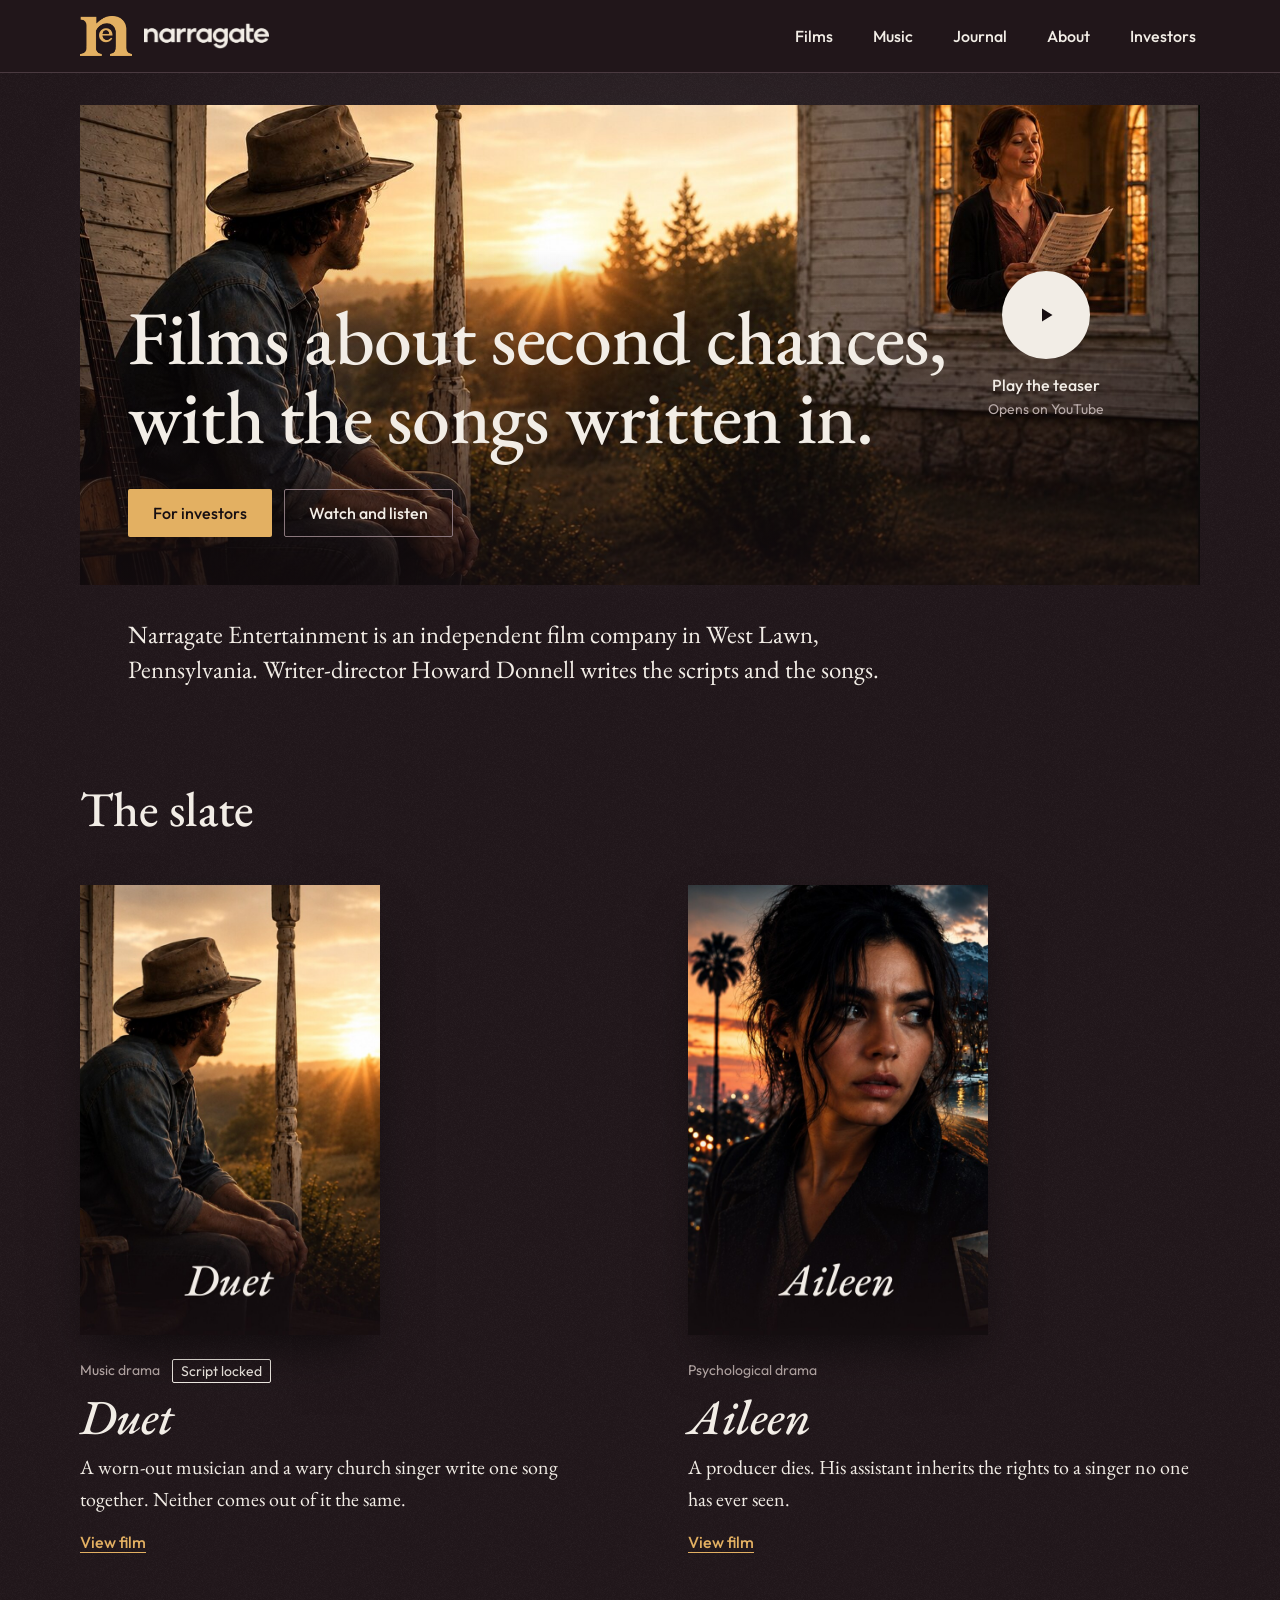
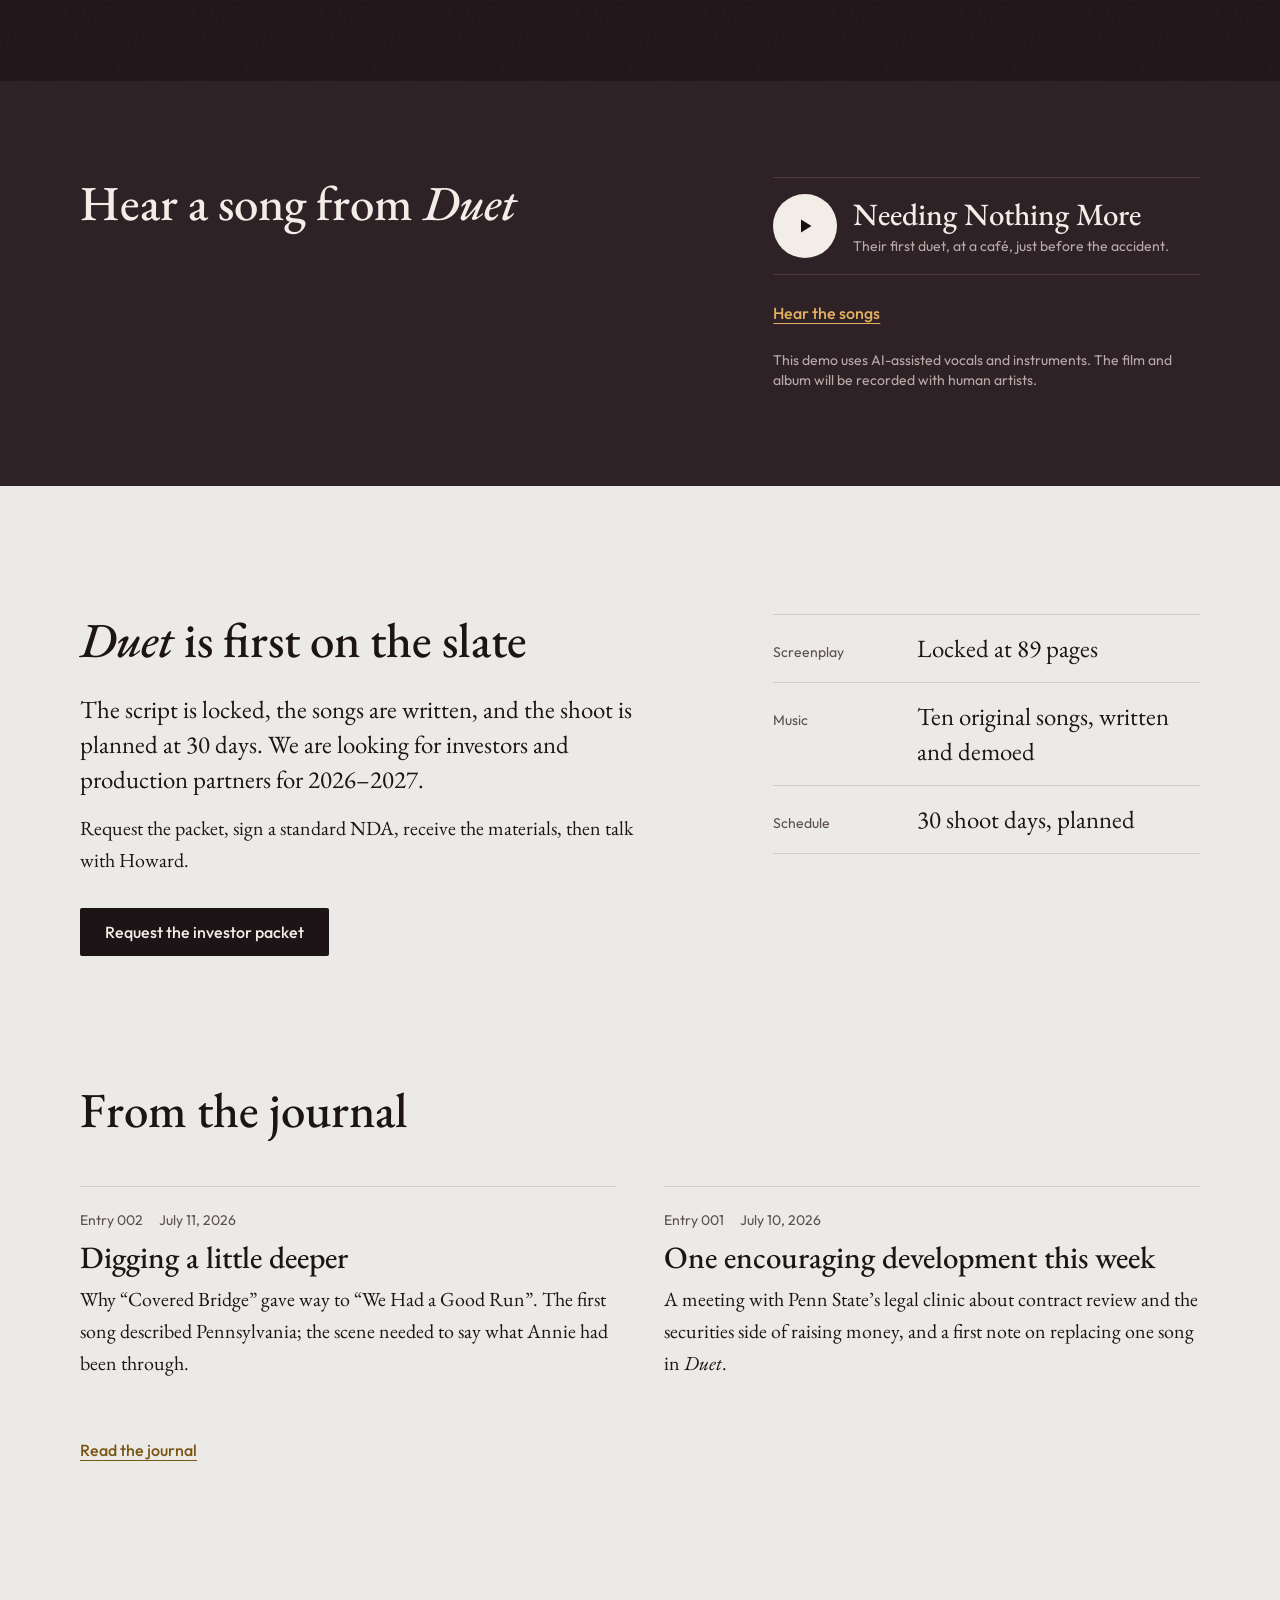
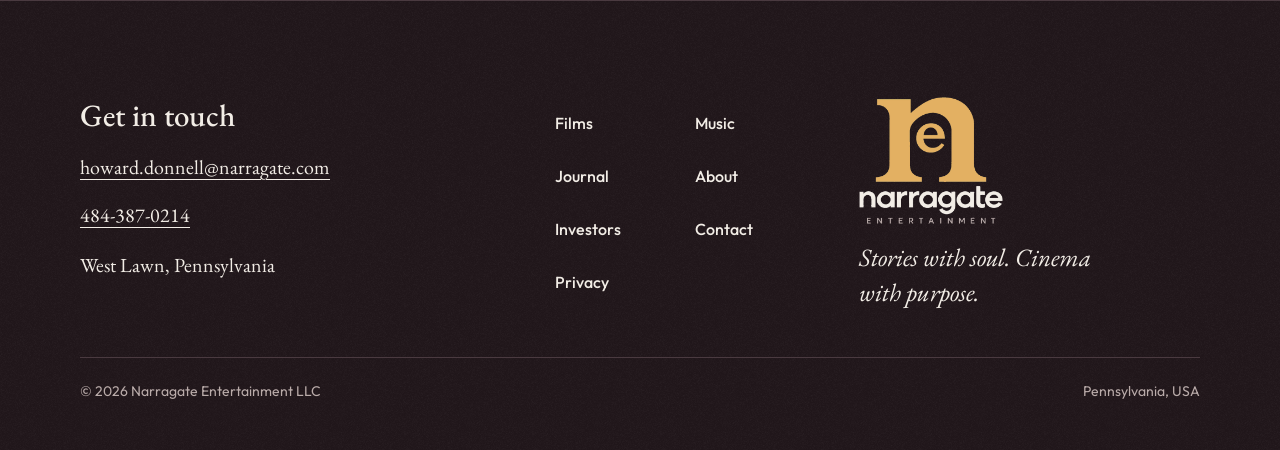
<file: index.html>
<!doctype html>
<html lang="en">
<head>
<meta charset="utf-8">
<meta name="viewport" content="width=device-width, initial-scale=1">
<title>Narragate Entertainment: films about second chances</title>
<meta name="description" content="Narragate Entertainment is an independent film company in West Lawn, Pennsylvania. Writer-director Howard Donnell writes the scripts and the songs.">
<link rel="canonical" href="https://narragate.com/">
<meta property="og:type" content="website">
<meta property="og:site_name" content="Narragate Entertainment">
<meta property="og:locale" content="en_US">
<meta property="og:title" content="Narragate Entertainment: films about second chances">
<meta property="og:description" content="Narragate Entertainment is an independent film company in West Lawn, Pennsylvania. Writer-director Howard Donnell writes the scripts and the songs.">
<meta property="og:url" content="https://narragate.com/">
<meta property="og:image" content="https://narragate.com/assets/img/social-narragate.jpg">
<meta property="og:image:width" content="1200">
<meta property="og:image:height" content="630">
<meta property="og:image:alt" content="Narragate Entertainment: stories with soul, cinema with purpose">
<meta name="twitter:card" content="summary_large_image">
<meta name="twitter:title" content="Narragate Entertainment: films about second chances">
<meta name="twitter:description" content="Narragate Entertainment is an independent film company in West Lawn, Pennsylvania. Writer-director Howard Donnell writes the scripts and the songs.">
<meta name="twitter:image" content="https://narragate.com/assets/img/social-narragate.jpg">
<meta name="theme-color" content="#21171B">
<link rel="icon" href="assets/favicon/favicon.ico" sizes="any">
<link rel="icon" type="image/png" sizes="32x32" href="assets/favicon/favicon-32x32.png">
<link rel="icon" type="image/png" sizes="16x16" href="assets/favicon/favicon-16x16.png">
<link rel="apple-touch-icon" href="assets/favicon/apple-touch-icon.png">
<link rel="stylesheet" href="assets/css/fonts.css">
<link rel="stylesheet" href="assets/css/narragate.css">
<script>(function(){var d=document.documentElement;try{if(sessionStorage.getItem('ng-lights')!=='1'){d.classList.add('first');sessionStorage.setItem('ng-lights','1');}}catch(e){d.classList.add('first');}})();</script>
<script src="assets/js/site.js" defer></script>
</head>
<body>
<div class="ng">
<a class="skip ui" href="#main">Skip to content</a>
<header class="hdr">
<div class="wrap hdr-in">
<a class="logo" href="index.html" aria-label="Narragate Entertainment, home"><img class="mk" src="assets/img/logo-mark-dark.png" alt=""><img class="wd" src="assets/img/logo-word-dark.png" alt=""></a>
<nav class="nav-l" aria-label="Primary">
<a class="nav-a" href="films.html">Films</a>
<a class="nav-a" href="music.html">Music</a>
<a class="nav-a" href="journal.html">Journal</a>
<a class="nav-a" href="about.html">About</a>
<a class="nav-a" href="investors.html">Investors</a>
</nav>
<button class="menu-b" id="menu-open" type="button" aria-label="Open menu" aria-controls="menu" aria-expanded="false" data-act="openMenu"><svg viewBox="0 0 24 24" width="24" height="24" aria-hidden="true" fill="none" stroke="currentColor" stroke-width="1.75" stroke-linecap="round" stroke-linejoin="round"><path d="M4 7h16M4 12h16M4 17h16"></path></svg></button>
</div>
</header>
<div data-if="menuOpen" hidden>
<div class="sheet" id="menu" role="dialog" aria-modal="true" aria-label="Menu">
<div class="logo" style="justify-content: space-between">
<img class="mk" src="assets/img/logo-mark-dark.png" alt="">
<button class="x-b" id="menu-close" type="button" aria-label="Close menu" data-act="closeMenu"><svg viewBox="0 0 24 24" width="22" height="22" aria-hidden="true" fill="none" stroke="currentColor" stroke-width="1.75" stroke-linecap="round" stroke-linejoin="round"><path d="M6 6l12 12M18 6L6 18"></path></svg></button>
</div>
<nav class="stk" aria-label="Menu">
<a class="h3" href="index.html" aria-current="page">Home</a>
<a class="h3" href="films.html">Films</a>
<a class="h3" href="music.html">Music</a>
<a class="h3" href="journal.html">Journal</a>
<a class="h3" href="about.html">About</a>
<a class="h3" href="investors.html">Investors</a>
<a class="h3" href="contact.html">Contact</a>
</nav>
</div>
</div>
<main id="main">
<section class="house grain plight js-lights">
<div class="wrap heropad">
<div class="hero">
<div class="frame hero-frame js-rise">
<img src="assets/img/hero-duet.jpg" alt="" decoding="async">
<a class="still" href="https://www.youtube.com/watch?v=na07O7nIwEA" target="_blank" rel="noopener" aria-label="Play the Duet teaser. Opens on YouTube."><span class="playbtn"><span class="playc"><svg viewBox="0 0 24 24" width="24" height="24" aria-hidden="true"><path d="M8 5.5v13l10.5-6.5z" fill="currentColor"></path></svg></span><span class="stk" style="gap: 4px"><span class="ui">Play the teaser</span><span class="meta mut">Opens on YouTube</span></span></span></a>
</div>
<div class="hero-copy">
<h1 class="h1">Films about second chances, with the songs written in.</h1>
<div class="doors">
<a class="btn btn-gold" href="investors.html">For investors</a>
<a class="btn btn-ghost" href="films.html">Watch and listen</a>
</div>
</div>
</div>
<p class="lead measure hero-lead">Narragate Entertainment is an independent film company in West Lawn, Pennsylvania. Writer-director Howard Donnell writes the scripts and the songs.</p>
</div>
</section>

<section class="house grain" id="slate">
<div class="wrap sec pt0 stk" style="gap: 48px">
<h2 class="h2">The slate</h2>
<div class="slate">
<a class="lobby" href="duet.html">
<div class="poster" aria-hidden="true"><img src="assets/img/poster-duet.jpg" alt="" loading="lazy" decoding="async"></div>
<div class="lab">
<div class="lab-top"><span class="meta mut">Music drama</span><span class="chip">Script locked</span></div>
<h3 class="h2 it">Duet</h3>
<p class="body measure">A worn-out musician and a wary church singer write one song together. Neither comes out of it the same.</p>
<span class="lk ui" style="margin-top: 8px">View film</span>
</div>
</a>
<a class="lobby" href="aileen.html">
<div class="poster" aria-hidden="true"><img src="assets/img/poster-aileen.jpg" alt="" loading="lazy" decoding="async"></div>
<div class="lab">
<div class="lab-top"><span class="meta mut">Psychological drama</span></div>
<h3 class="h2 it">Aileen</h3>
<p class="body measure">A producer dies. His assistant inherits the rights to a singer no one has ever seen.</p>
<span class="lk ui" style="margin-top: 8px">View film</span>
</div>
</a>
</div>
</div>
</section>

<section class="house7">
<div class="wrap band">
<div class="two">
<h2 class="h2">Hear a song from <em>Duet</em></h2>
<div class="stk" style="gap: 16px; align-items: stretch">
<button class="feat" type="button" aria-label="Play Needing Nothing More" aria-pressed="false" data-track="d4" data-title="Needing Nothing More">
<span class="solid">
<span data-on hidden><svg viewBox="0 0 24 24" width="20" height="20" aria-hidden="true" fill="none" stroke="currentColor" stroke-width="2.25" stroke-linecap="round" stroke-linejoin="round"><path d="M9 6v12M15 6v12"></path></svg></span>
<span data-off><svg viewBox="0 0 24 24" width="24" height="24" aria-hidden="true"><path d="M8 5.5v13l10.5-6.5z" fill="currentColor"></path></svg></span>
</span>
<span class="trk-t"><span class="h3 trk-name">Needing Nothing More</span><span class="meta mut">Their first duet, at a café, just before the accident.</span></span>
</button>

<div class="ui"><a class="lk lk-b" href="music.html">Hear the songs</a></div>
<p class="meta mut">This demo uses AI-assisted vocals and instruments. The film and album will be recorded with human artists.</p>
</div>
</div>
</div>
</section>

<section class="screen">
<div class="wrap sec">
<div class="two">
<div class="stk" style="align-items: flex-start">
<h2 class="h2"><em>Duet</em> is first on the slate</h2>
<p class="lead measure" style="margin-top: 24px">The script is locked, the songs are written, and the shoot is planned at 30 days. We are looking for investors and production partners for 2026–2027.</p>
<p class="body measure" style="margin-top: 16px">Request the packet, sign a standard NDA, receive the materials, then talk with Howard.</p>
<a class="btn btn-ink" href="investors.html" style="margin-top: 32px">Request the investor packet</a>
</div>
<dl class="ledger">
<div><dt>Screenplay</dt><dd class="lead">Locked at 89 pages</dd></div>
<div><dt>Music</dt><dd class="lead">Ten original songs, written and demoed</dd></div>
<div><dt>Schedule</dt><dd class="lead">30 shoot days, planned</dd></div>
</dl>
</div>
</div>
<div class="wrap sec pt0 stk" style="gap: 48px">
<h2 class="h2">From the journal</h2>
<div class="two-eq">
<article class="rule stk" style="gap: 8px; padding-top: 24px">
<div class="meta mut" style="display: flex; flex-wrap: wrap; gap: 0 16px"><span>Entry 002</span><span>July 11, 2026</span></div>
<h3 class="h3">Digging a little deeper</h3>
<p class="body">Why “Covered Bridge” gave way to “We Had a Good Run”. The first song described Pennsylvania; the scene needed to say what Annie had been through.</p>
</article>
<article class="rule stk" style="gap: 8px; padding-top: 24px">
<div class="meta mut" style="display: flex; flex-wrap: wrap; gap: 0 16px"><span>Entry 001</span><span>July 10, 2026</span></div>
<h3 class="h3">One encouraging development this week</h3>
<p class="body">A meeting with Penn State’s legal clinic about contract review and the securities side of raising money, and a first note on replacing one song in <em>Duet</em>.</p>
</article>
</div>
<div class="ui"><a class="lk lk-b" href="journal.html">Read the journal</a></div>
</div>
</section>
</main>
<footer class="ftr grain" id="contact">
<div class="wrap ftrpad">
<div class="ftr-g">
<div class="stk" style="gap: 4px; align-items: flex-start">
<h2 class="h3" style="margin-bottom: 8px">Get in touch</h2>
<a class="body lk-q lk-b" href="mailto:howard.donnell@narragate.com" style="overflow-wrap: anywhere">howard.donnell@narragate.com</a>
<a class="body lk-q lk-b" href="tel:+14843870214">484-387-0214</a>
<div class="body" style="margin-top: 8px">West Lawn, Pennsylvania</div>
</div>
<nav class="ftr-l ui" aria-label="Footer">
<a href="films.html">Films</a>
<a href="music.html">Music</a>
<a href="journal.html">Journal</a>
<a href="about.html">About</a>
<a href="investors.html">Investors</a>
<a href="contact.html">Contact</a>
<a href="privacy.html">Privacy</a>
</nav>
<div class="stk" style="gap: 16px; align-items: flex-start">
<img class="brandimg" src="assets/img/logo-lockup-dark.png" alt="Narragate Entertainment" style="width: 144px; height: auto">
<p class="lead it">Stories with soul. Cinema with purpose.</p>
</div>
</div>
<div class="meta mut ftr-legal">
<span>© 2026 Narragate Entertainment LLC</span>
<span>Pennsylvania, USA</span>
</div>
</div>
</footer>
<div data-if="hasNow" hidden>
<div class="mini" role="region" aria-label="Player">
<div class="wrap mini-in">
<button class="pb bare not-s" type="button" aria-label="Previous song" data-act="prev"><svg viewBox="0 0 24 24" width="20" height="20" aria-hidden="true" fill="none" stroke="currentColor" stroke-width="1.75" stroke-linecap="round" stroke-linejoin="round"><path d="M18 6.5l-8 5.5 8 5.5z"></path><path d="M7 6.5v11"></path></svg></button>
<button class="pb on" type="button" aria-label="Pause" data-label="nowLabel" data-act="toggleNow">
<span data-if="nowOn"><svg viewBox="0 0 24 24" width="20" height="20" aria-hidden="true" fill="none" stroke="currentColor" stroke-width="2.25" stroke-linecap="round" stroke-linejoin="round"><path d="M9 6v12M15 6v12"></path></svg></span>
<span data-if="nowOff" hidden><svg viewBox="0 0 24 24" width="20" height="20" aria-hidden="true"><path d="M8 5.5v13l10.5-6.5z" fill="currentColor"></path></svg></span>
</button>
<button class="pb bare not-s" type="button" aria-label="Next song" data-act="next"><svg viewBox="0 0 24 24" width="20" height="20" aria-hidden="true" fill="none" stroke="currentColor" stroke-width="1.75" stroke-linecap="round" stroke-linejoin="round"><path d="M6 6.5l8 5.5-8 5.5z"></path><path d="M17 6.5v11"></path></svg></button>
<div class="stk" style="flex: 1 1 auto; min-width: 0; padding-left: 8px">
<span class="ui ell" data-bind="nowTitle"></span>
<span class="meta mut ell"><em data-bind="nowFilm"></em><span class="not-s" style="padding-left: 12px" data-bind="nowNote"></span></span>
</div>
<span class="meta time" aria-label="Time elapsed" data-bind="nowTime"></span>
<button class="pb bare" type="button" aria-label="Close player" data-act="stop"><svg viewBox="0 0 24 24" width="22" height="22" aria-hidden="true" fill="none" stroke="currentColor" stroke-width="1.75" stroke-linecap="round" stroke-linejoin="round"><path d="M6 6l12 12M18 6L6 18"></path></svg></button>
</div>
</div>
</div>
</div>
</body>
</html>
</file>
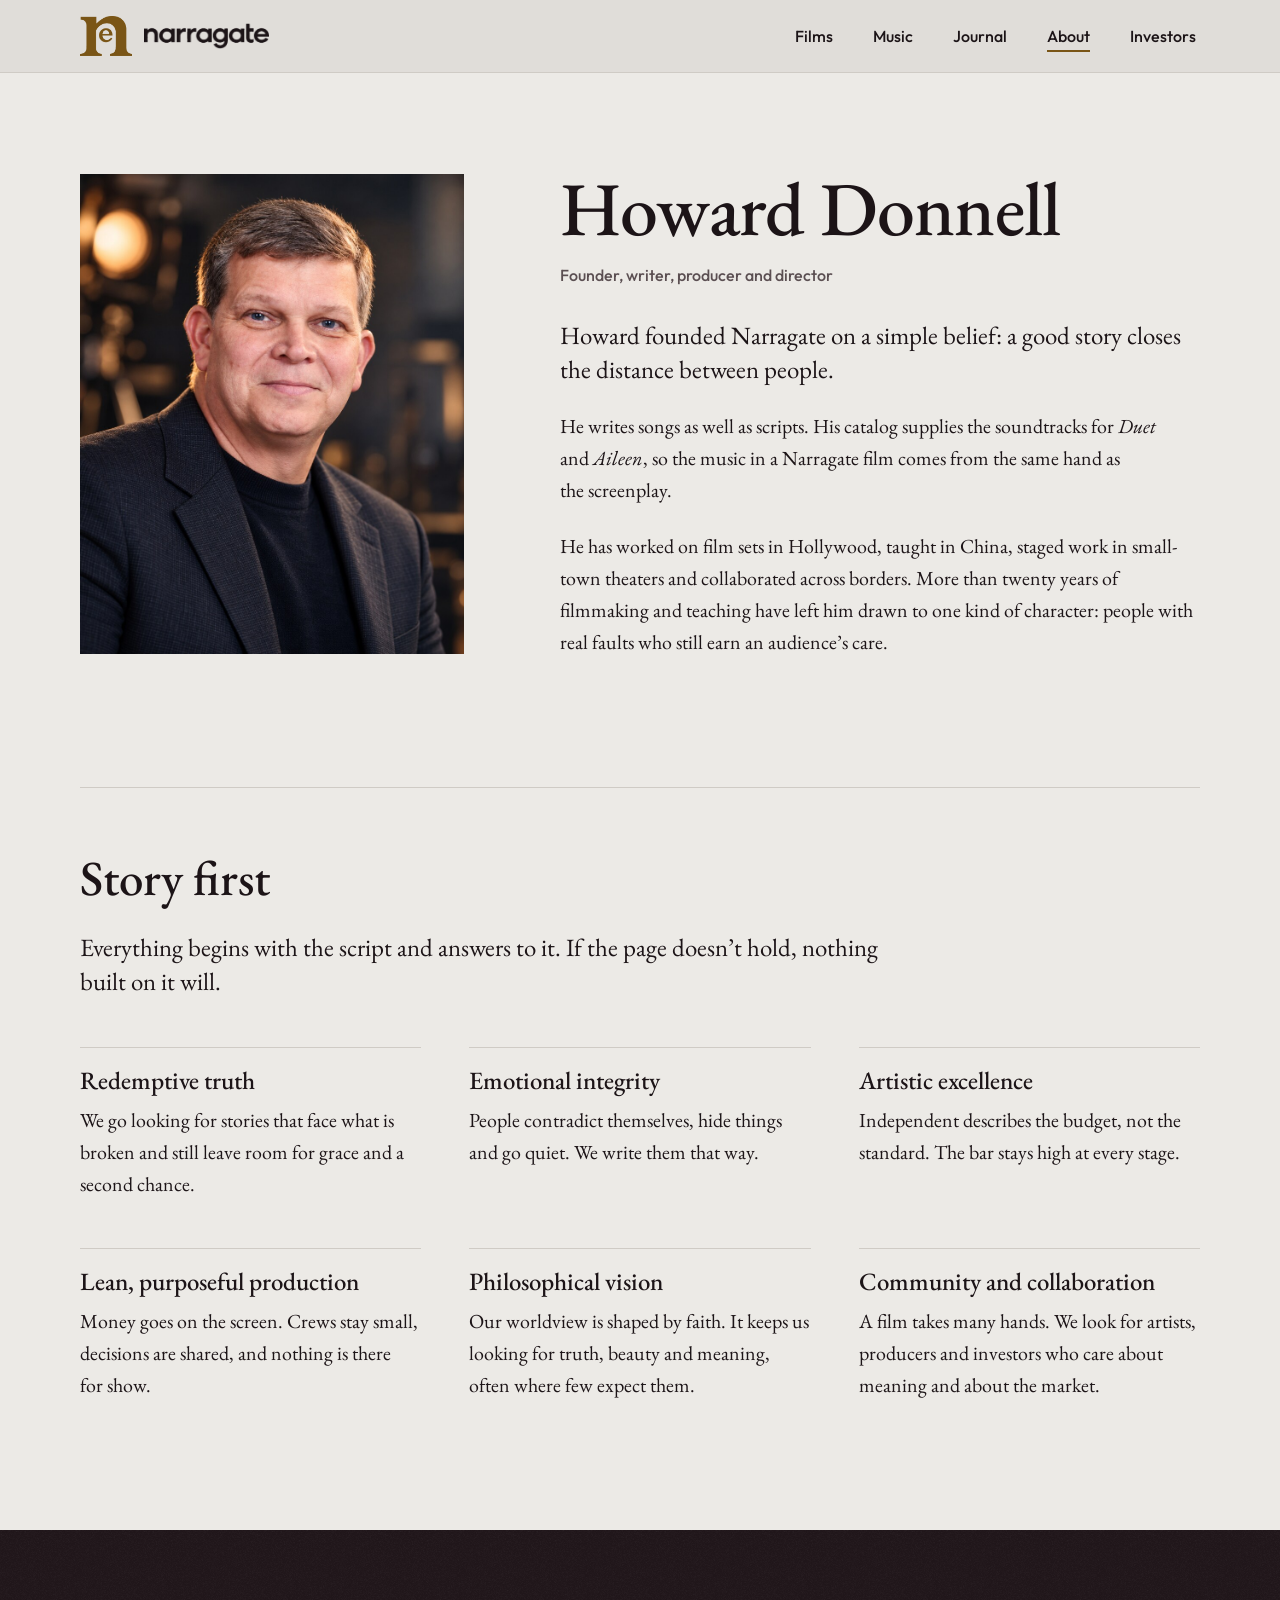
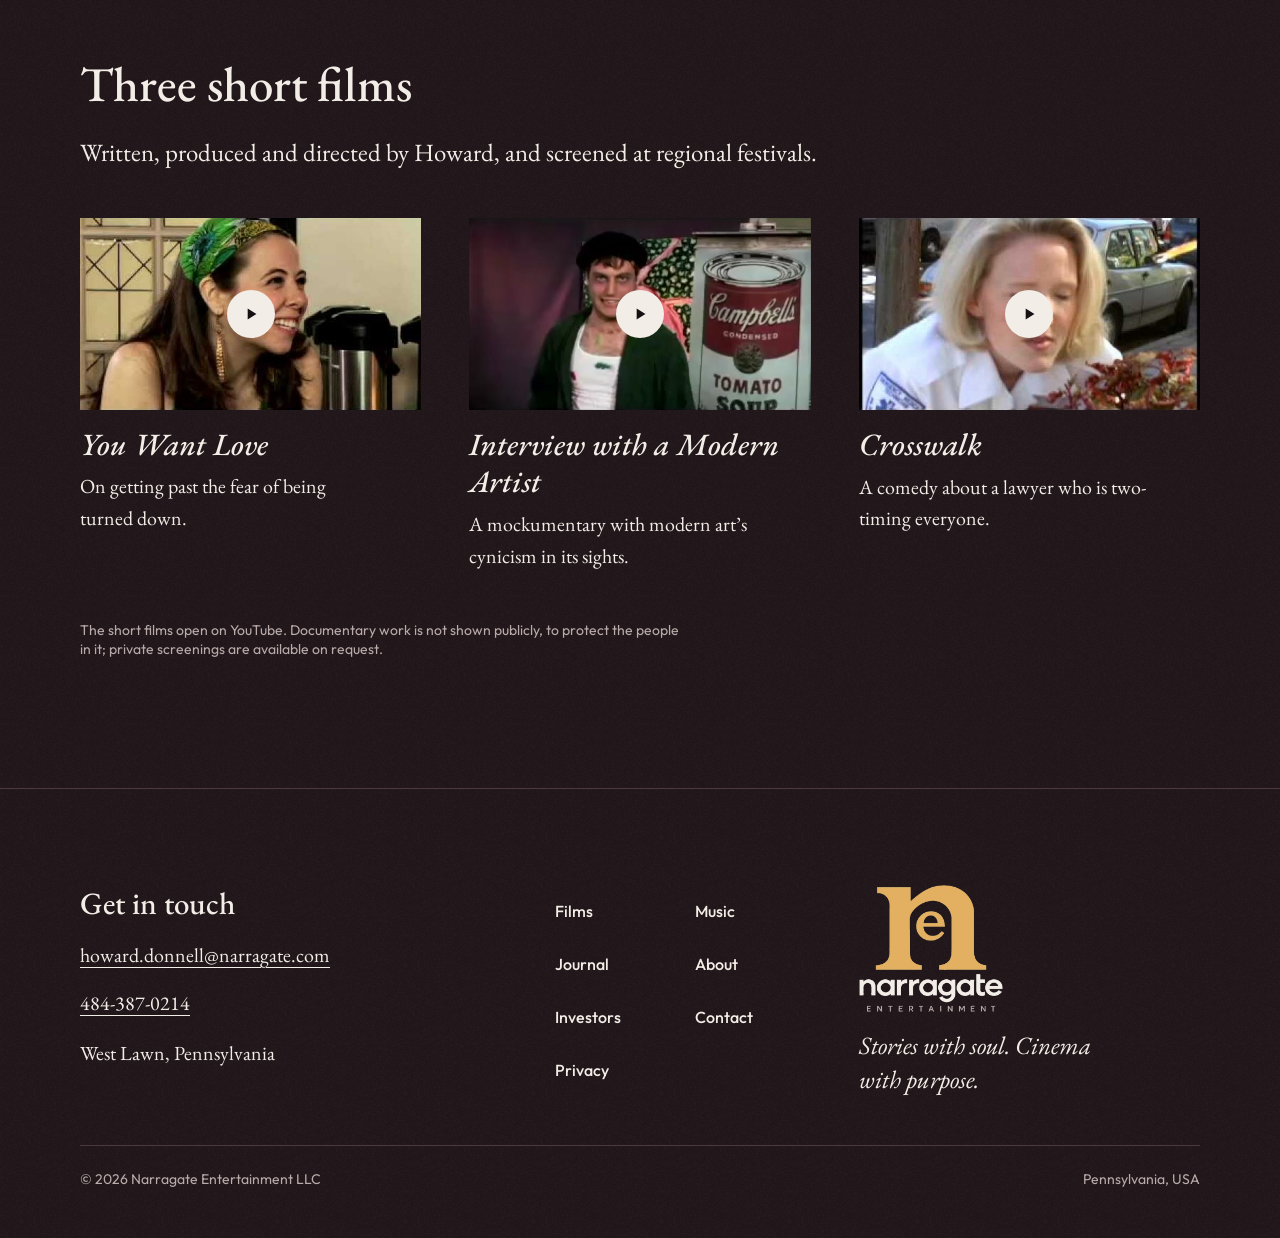
<file: about.html>
<!doctype html>
<html lang="en">
<head>
<meta charset="utf-8">
<meta name="viewport" content="width=device-width, initial-scale=1">
<title>About | Narragate Entertainment</title>
<meta name="description" content="Howard Donnell, founder, writer, producer and director of Narragate Entertainment.">
<link rel="canonical" href="https://narragate.com/about.html">
<meta property="og:type" content="website">
<meta property="og:site_name" content="Narragate Entertainment">
<meta property="og:locale" content="en_US">
<meta property="og:title" content="About | Narragate Entertainment">
<meta property="og:description" content="Howard Donnell, founder, writer, producer and director of Narragate Entertainment.">
<meta property="og:url" content="https://narragate.com/about.html">
<meta property="og:image" content="https://narragate.com/assets/img/social-narragate.jpg">
<meta property="og:image:width" content="1200">
<meta property="og:image:height" content="630">
<meta property="og:image:alt" content="Narragate Entertainment: stories with soul, cinema with purpose">
<meta name="twitter:card" content="summary_large_image">
<meta name="twitter:title" content="About | Narragate Entertainment">
<meta name="twitter:description" content="Howard Donnell, founder, writer, producer and director of Narragate Entertainment.">
<meta name="twitter:image" content="https://narragate.com/assets/img/social-narragate.jpg">
<meta name="theme-color" content="#21171B">
<link rel="icon" href="assets/favicon/favicon.ico" sizes="any">
<link rel="icon" type="image/png" sizes="32x32" href="assets/favicon/favicon-32x32.png">
<link rel="icon" type="image/png" sizes="16x16" href="assets/favicon/favicon-16x16.png">
<link rel="apple-touch-icon" href="assets/favicon/apple-touch-icon.png">
<link rel="stylesheet" href="assets/css/fonts.css">
<link rel="stylesheet" href="assets/css/narragate.css">
<script>(function(){var d=document.documentElement;try{if(sessionStorage.getItem('ng-lights')!=='1'){d.classList.add('first');sessionStorage.setItem('ng-lights','1');}}catch(e){d.classList.add('first');}})();</script>
<script src="assets/js/site.js" defer></script>
</head>
<body>
<div class="ng">
<a class="skip ui" href="#main">Skip to content</a>
<header class="hdr lighth">
<div class="wrap hdr-in">
<a class="logo" href="index.html" aria-label="Narragate Entertainment, home"><img class="mk" src="assets/img/logo-mark-light.png" alt=""><img class="wd" src="assets/img/logo-word-light.png" alt=""></a>
<nav class="nav-l" aria-label="Primary">
<a class="nav-a" href="films.html">Films</a>
<a class="nav-a" href="music.html">Music</a>
<a class="nav-a" href="journal.html">Journal</a>
<a class="nav-a" href="about.html" aria-current="page">About</a>
<a class="nav-a" href="investors.html">Investors</a>
</nav>
<button class="menu-b" id="menu-open" type="button" aria-label="Open menu" aria-controls="menu" aria-expanded="false" data-act="openMenu"><svg viewBox="0 0 24 24" width="24" height="24" aria-hidden="true" fill="none" stroke="currentColor" stroke-width="1.75" stroke-linecap="round" stroke-linejoin="round"><path d="M4 7h16M4 12h16M4 17h16"></path></svg></button>
</div>
</header>
<div data-if="menuOpen" hidden>
<div class="sheet" id="menu" role="dialog" aria-modal="true" aria-label="Menu">
<div class="logo" style="justify-content: space-between">
<img class="mk" src="assets/img/logo-mark-dark.png" alt="">
<button class="x-b" id="menu-close" type="button" aria-label="Close menu" data-act="closeMenu"><svg viewBox="0 0 24 24" width="22" height="22" aria-hidden="true" fill="none" stroke="currentColor" stroke-width="1.75" stroke-linecap="round" stroke-linejoin="round"><path d="M6 6l12 12M18 6L6 18"></path></svg></button>
</div>
<nav class="stk" aria-label="Menu">
<a class="h3" href="index.html">Home</a>
<a class="h3" href="films.html">Films</a>
<a class="h3" href="music.html">Music</a>
<a class="h3" href="journal.html">Journal</a>
<a class="h3" href="about.html" aria-current="page">About</a>
<a class="h3" href="investors.html">Investors</a>
<a class="h3" href="contact.html">Contact</a>
</nav>
</div>
</div>
<main id="main">
<section class="screen">
<div class="wrap toppad">
<div class="tb">
<div class="portrait"><img src="assets/img/howard-donnell.jpg" alt="Howard Donnell" decoding="async"></div>
<div class="stk">
<h1 class="h1">Howard Donnell</h1>
<div class="ui mut" style="margin-top: 16px">Founder, writer, producer and director</div>
<p class="lead measure" style="margin-top: 32px">Howard founded Narragate on a simple belief: a good story closes the distance between people.</p>
<p class="body measure" style="margin-top: 24px">He writes songs as well as scripts. His catalog supplies the soundtracks for <em>Duet</em> and <em>Aileen</em>, so the music in a Narragate film comes from the same hand as the screenplay.</p>
<p class="body measure" style="margin-top: 24px">He has worked on film sets in Hollywood, taught in China, staged work in small-town theaters and collaborated across borders. More than twenty years of filmmaking and teaching have left him drawn to one kind of character: people with real faults who still earn an audience’s care.</p>
</div>
</div>
</div>
<div class="wrap sec pt0">
<div class="rule stk" style="padding-top: 64px">
<h2 class="h2">Story first</h2>
<p class="lead measure" style="margin-top: 24px">Everything begins with the script and answers to it. If the page doesn’t hold, nothing built on it will.</p>
<div class="three" style="margin-top: 48px">
<div class="rule stk" style="gap: 8px; padding-top: 16px"><h3 class="t-item">Redemptive truth</h3><p class="body">We go looking for stories that face what is broken and still leave room for grace and a second chance.</p></div>
<div class="rule stk" style="gap: 8px; padding-top: 16px"><h3 class="t-item">Emotional integrity</h3><p class="body">People contradict themselves, hide things and go quiet. We write them that way.</p></div>
<div class="rule stk" style="gap: 8px; padding-top: 16px"><h3 class="t-item">Artistic excellence</h3><p class="body">Independent describes the budget, not the standard. The bar stays high at every stage.</p></div>
<div class="rule stk" style="gap: 8px; padding-top: 16px"><h3 class="t-item">Lean, purposeful production</h3><p class="body">Money goes on the screen. Crews stay small, decisions are shared, and nothing is there for show.</p></div>
<div class="rule stk" style="gap: 8px; padding-top: 16px"><h3 class="t-item">Philosophical vision</h3><p class="body">Our worldview is shaped by faith. It keeps us looking for truth, beauty and meaning, often where few expect them.</p></div>
<div class="rule stk" style="gap: 8px; padding-top: 16px"><h3 class="t-item">Community and collaboration</h3><p class="body">A film takes many hands. We look for artists, producers and investors who care about meaning and about the market.</p></div>
</div>
</div>
</div>
</section>

<section class="house grain">
<div class="wrap sec stk">
<h2 class="h2">Three short films</h2>
<p class="lead measure" style="margin-top: 24px">Written, produced and directed by Howard, and screened at regional festivals.</p>
<div class="three" style="margin-top: 48px">
<div class="stk" style="gap: 16px">
<div class="frame">
<img src="assets/img/still-you-want-love.jpg" alt="" loading="lazy" decoding="async">
<a class="still" href="https://www.youtube.com/watch?v=XEFXynQ88EY" target="_blank" rel="noopener" aria-label="Play You Want Love. Opens on YouTube."><span class="playc sm"><svg viewBox="0 0 24 24" width="20" height="20" aria-hidden="true"><path d="M8 5.5v13l10.5-6.5z" fill="currentColor"></path></svg></span></a>
</div>
<div class="stk" style="gap: 8px">
<h3 class="h3 it">You Want Love</h3>
<p class="body">On getting past the fear of being turned down.</p>
</div>
</div>
<div class="stk" style="gap: 16px">
<div class="frame">
<img src="assets/img/still-interview-modern-artist.jpg" alt="" loading="lazy" decoding="async">
<a class="still" href="https://www.youtube.com/watch?v=yA7RnsnhR9g" target="_blank" rel="noopener" aria-label="Play Interview with a Modern Artist. Opens on YouTube."><span class="playc sm"><svg viewBox="0 0 24 24" width="20" height="20" aria-hidden="true"><path d="M8 5.5v13l10.5-6.5z" fill="currentColor"></path></svg></span></a>
</div>
<div class="stk" style="gap: 8px">
<h3 class="h3 it">Interview with a Modern Artist</h3>
<p class="body">A mockumentary with modern art’s cynicism in its sights.</p>
</div>
</div>
<div class="stk" style="gap: 16px">
<div class="frame">
<img src="assets/img/still-crosswalk.jpg" alt="" loading="lazy" decoding="async">
<a class="still" href="https://www.youtube.com/watch?v=7wx2w4YjrCM" target="_blank" rel="noopener" aria-label="Play Crosswalk. Opens on YouTube."><span class="playc sm"><svg viewBox="0 0 24 24" width="20" height="20" aria-hidden="true"><path d="M8 5.5v13l10.5-6.5z" fill="currentColor"></path></svg></span></a>
</div>
<div class="stk" style="gap: 8px">
<h3 class="h3 it">Crosswalk</h3>
<p class="body">A comedy about a lawyer who is two-timing everyone.</p>
</div>
</div>
</div>
<p class="meta mut measure" style="margin-top: 48px">The short films open on YouTube. Documentary work is not shown publicly, to protect the people in it; private screenings are available on request.</p>
</div>
</section>
</main>
<footer class="ftr grain" id="contact">
<div class="wrap ftrpad">
<div class="ftr-g">
<div class="stk" style="gap: 4px; align-items: flex-start">
<h2 class="h3" style="margin-bottom: 8px">Get in touch</h2>
<a class="body lk-q lk-b" href="mailto:howard.donnell@narragate.com" style="overflow-wrap: anywhere">howard.donnell@narragate.com</a>
<a class="body lk-q lk-b" href="tel:+14843870214">484-387-0214</a>
<div class="body" style="margin-top: 8px">West Lawn, Pennsylvania</div>
</div>
<nav class="ftr-l ui" aria-label="Footer">
<a href="films.html">Films</a>
<a href="music.html">Music</a>
<a href="journal.html">Journal</a>
<a href="about.html">About</a>
<a href="investors.html">Investors</a>
<a href="contact.html">Contact</a>
<a href="privacy.html">Privacy</a>
</nav>
<div class="stk" style="gap: 16px; align-items: flex-start">
<img class="brandimg" src="assets/img/logo-lockup-dark.png" alt="Narragate Entertainment" style="width: 144px; height: auto">
<p class="lead it">Stories with soul. Cinema with purpose.</p>
</div>
</div>
<div class="meta mut ftr-legal">
<span>© 2026 Narragate Entertainment LLC</span>
<span>Pennsylvania, USA</span>
</div>
</div>
</footer>
<div data-if="hasNow" hidden>
<div class="mini" role="region" aria-label="Player">
<div class="wrap mini-in">
<button class="pb bare not-s" type="button" aria-label="Previous song" data-act="prev"><svg viewBox="0 0 24 24" width="20" height="20" aria-hidden="true" fill="none" stroke="currentColor" stroke-width="1.75" stroke-linecap="round" stroke-linejoin="round"><path d="M18 6.5l-8 5.5 8 5.5z"></path><path d="M7 6.5v11"></path></svg></button>
<button class="pb on" type="button" aria-label="Pause" data-label="nowLabel" data-act="toggleNow">
<span data-if="nowOn"><svg viewBox="0 0 24 24" width="20" height="20" aria-hidden="true" fill="none" stroke="currentColor" stroke-width="2.25" stroke-linecap="round" stroke-linejoin="round"><path d="M9 6v12M15 6v12"></path></svg></span>
<span data-if="nowOff" hidden><svg viewBox="0 0 24 24" width="20" height="20" aria-hidden="true"><path d="M8 5.5v13l10.5-6.5z" fill="currentColor"></path></svg></span>
</button>
<button class="pb bare not-s" type="button" aria-label="Next song" data-act="next"><svg viewBox="0 0 24 24" width="20" height="20" aria-hidden="true" fill="none" stroke="currentColor" stroke-width="1.75" stroke-linecap="round" stroke-linejoin="round"><path d="M6 6.5l8 5.5-8 5.5z"></path><path d="M17 6.5v11"></path></svg></button>
<div class="stk" style="flex: 1 1 auto; min-width: 0; padding-left: 8px">
<span class="ui ell" data-bind="nowTitle"></span>
<span class="meta mut ell"><em data-bind="nowFilm"></em><span class="not-s" style="padding-left: 12px" data-bind="nowNote"></span></span>
</div>
<span class="meta time" aria-label="Time elapsed" data-bind="nowTime"></span>
<button class="pb bare" type="button" aria-label="Close player" data-act="stop"><svg viewBox="0 0 24 24" width="22" height="22" aria-hidden="true" fill="none" stroke="currentColor" stroke-width="1.75" stroke-linecap="round" stroke-linejoin="round"><path d="M6 6l12 12M18 6L6 18"></path></svg></button>
</div>
</div>
</div>
</div>
</body>
</html>
</file>
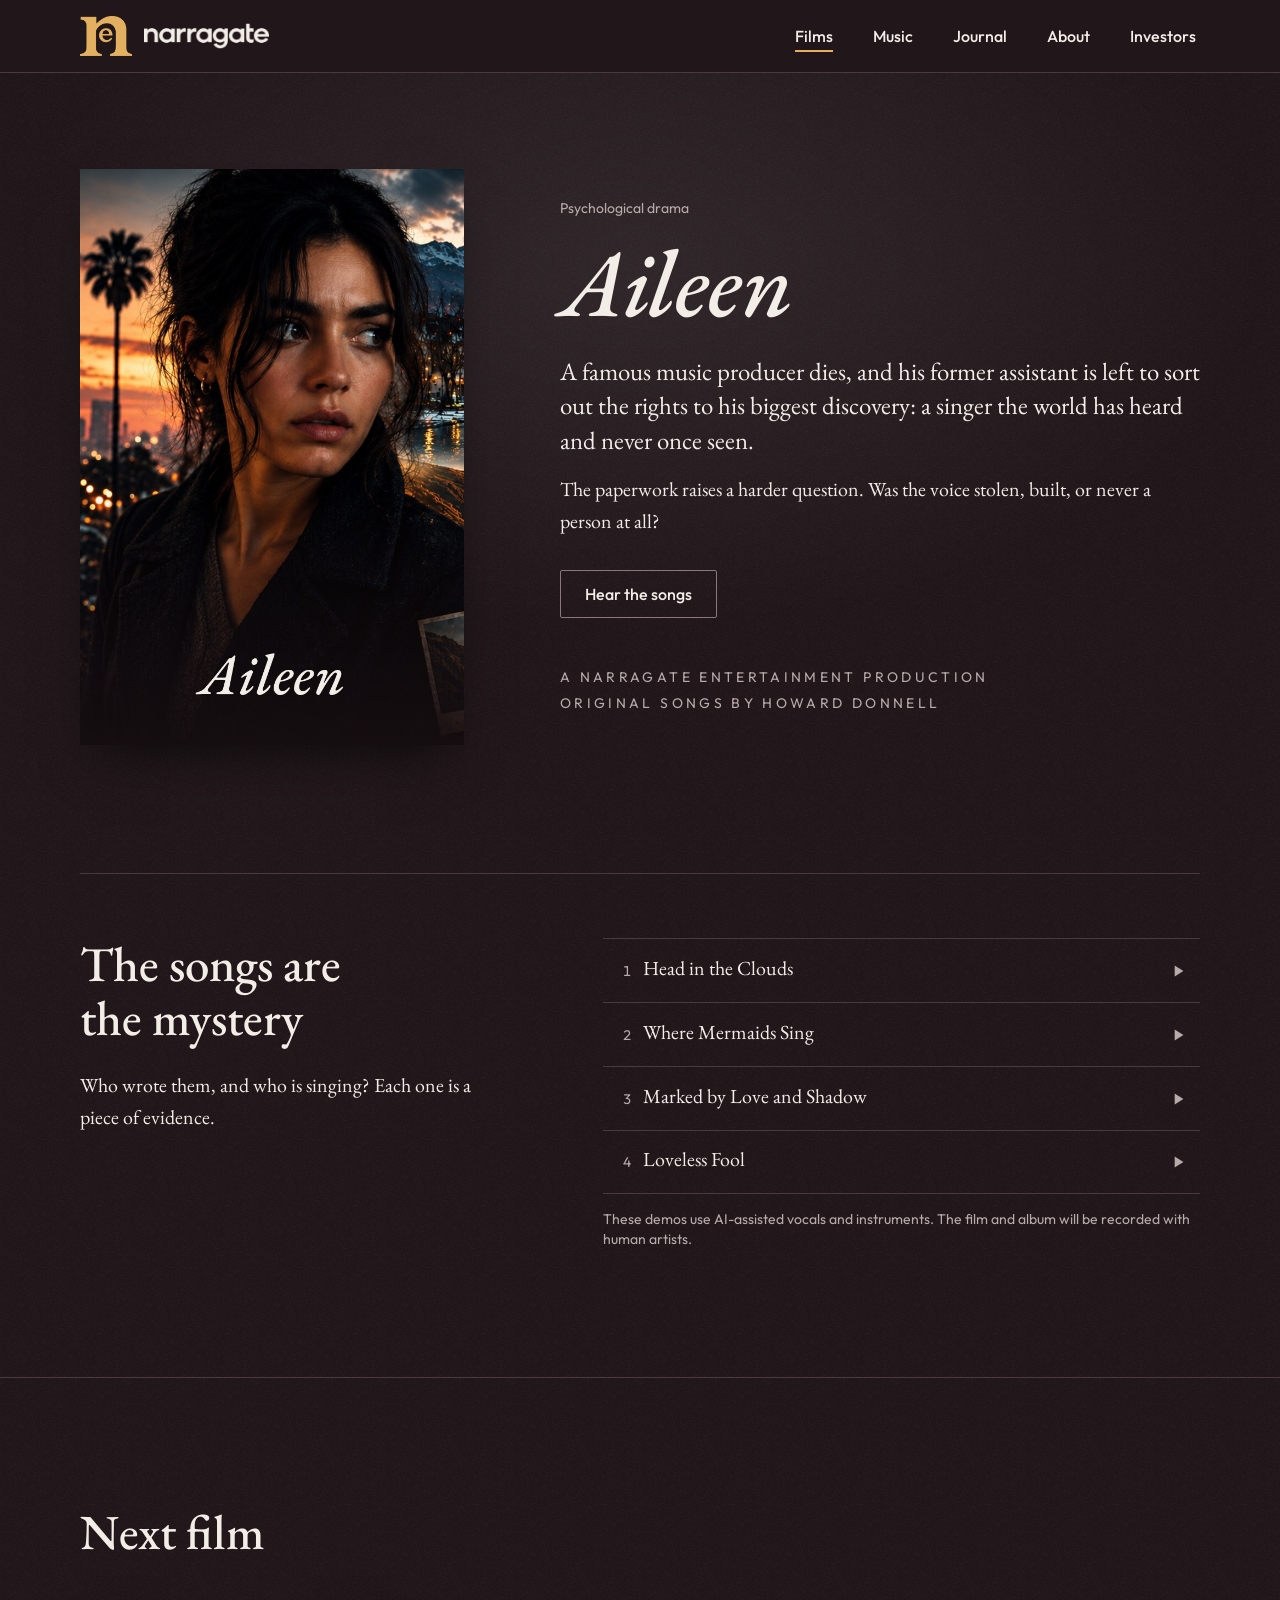
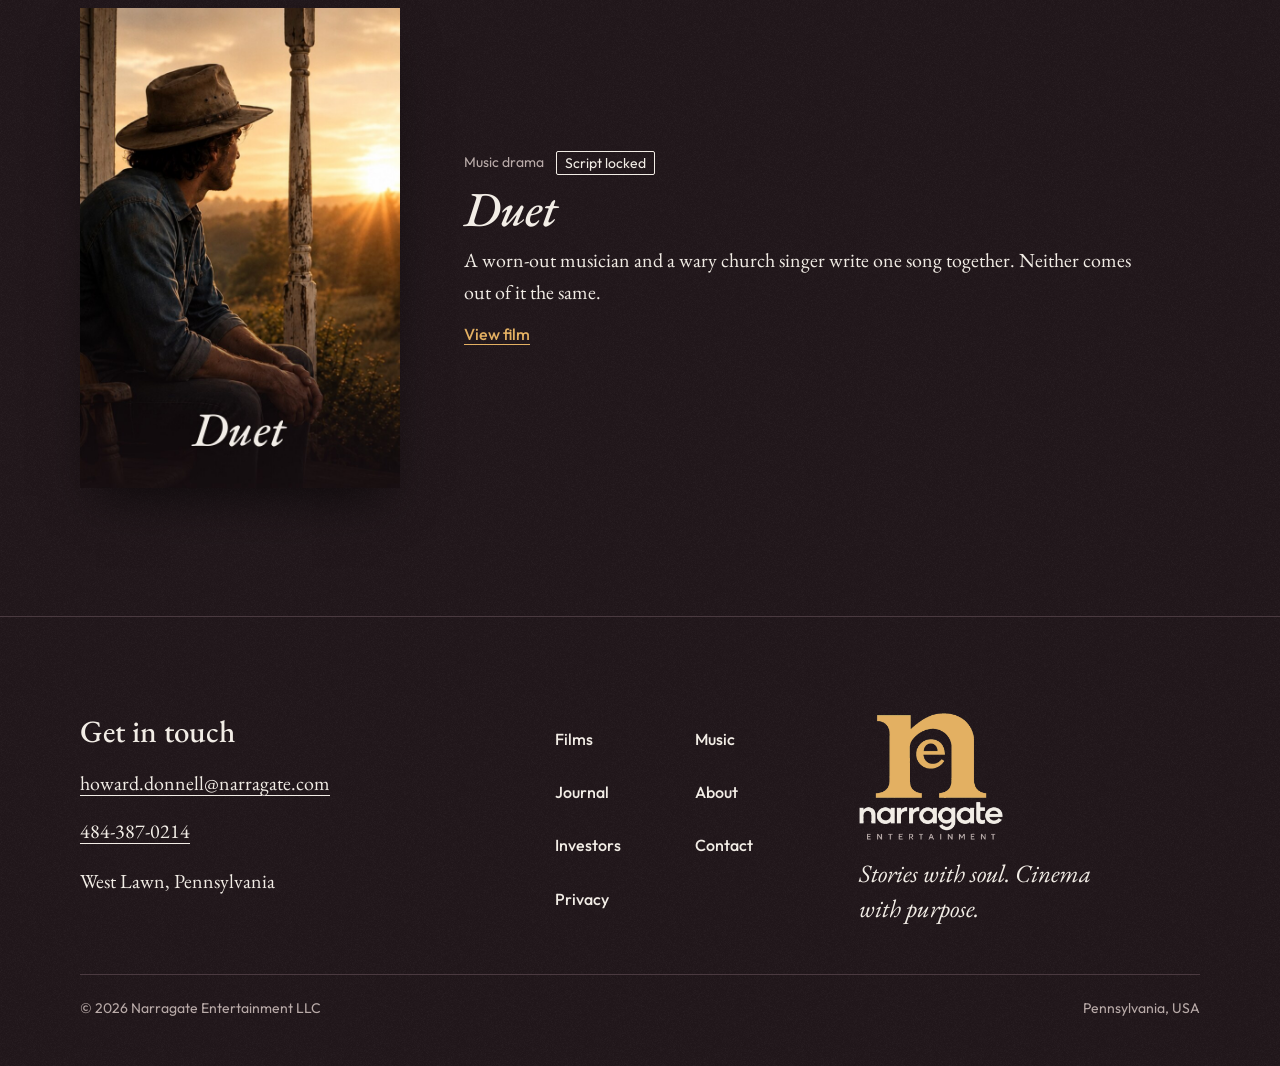
<file: aileen.html>
<!doctype html>
<html lang="en">
<head>
<meta charset="utf-8">
<meta name="viewport" content="width=device-width, initial-scale=1">
<title>Aileen | Narragate Entertainment</title>
<meta name="description" content="A producer dies. His assistant inherits the rights to a singer no one has ever seen.">
<link rel="canonical" href="https://narragate.com/aileen.html">
<meta property="og:type" content="website">
<meta property="og:site_name" content="Narragate Entertainment">
<meta property="og:locale" content="en_US">
<meta property="og:title" content="Aileen | Narragate Entertainment">
<meta property="og:description" content="A producer dies. His assistant inherits the rights to a singer no one has ever seen.">
<meta property="og:url" content="https://narragate.com/aileen.html">
<meta property="og:image" content="https://narragate.com/assets/img/social-aileen.jpg">
<meta property="og:image:width" content="1200">
<meta property="og:image:height" content="630">
<meta property="og:image:alt" content="Aileen, a Narragate Entertainment production">
<meta name="twitter:card" content="summary_large_image">
<meta name="twitter:title" content="Aileen | Narragate Entertainment">
<meta name="twitter:description" content="A producer dies. His assistant inherits the rights to a singer no one has ever seen.">
<meta name="twitter:image" content="https://narragate.com/assets/img/social-aileen.jpg">
<meta name="theme-color" content="#21171B">
<link rel="icon" href="assets/favicon/favicon.ico" sizes="any">
<link rel="icon" type="image/png" sizes="32x32" href="assets/favicon/favicon-32x32.png">
<link rel="icon" type="image/png" sizes="16x16" href="assets/favicon/favicon-16x16.png">
<link rel="apple-touch-icon" href="assets/favicon/apple-touch-icon.png">
<link rel="stylesheet" href="assets/css/fonts.css">
<link rel="stylesheet" href="assets/css/narragate.css">
<script>(function(){var d=document.documentElement;try{if(sessionStorage.getItem('ng-lights')!=='1'){d.classList.add('first');sessionStorage.setItem('ng-lights','1');}}catch(e){d.classList.add('first');}})();</script>
<script src="assets/js/site.js" defer></script>
</head>
<body>
<div class="ng">
<a class="skip ui" href="#main">Skip to content</a>
<header class="hdr">
<div class="wrap hdr-in">
<a class="logo" href="index.html" aria-label="Narragate Entertainment, home"><img class="mk" src="assets/img/logo-mark-dark.png" alt=""><img class="wd" src="assets/img/logo-word-dark.png" alt=""></a>
<nav class="nav-l" aria-label="Primary">
<a class="nav-a" href="films.html" aria-current="page">Films</a>
<a class="nav-a" href="music.html">Music</a>
<a class="nav-a" href="journal.html">Journal</a>
<a class="nav-a" href="about.html">About</a>
<a class="nav-a" href="investors.html">Investors</a>
</nav>
<button class="menu-b" id="menu-open" type="button" aria-label="Open menu" aria-controls="menu" aria-expanded="false" data-act="openMenu"><svg viewBox="0 0 24 24" width="24" height="24" aria-hidden="true" fill="none" stroke="currentColor" stroke-width="1.75" stroke-linecap="round" stroke-linejoin="round"><path d="M4 7h16M4 12h16M4 17h16"></path></svg></button>
</div>
</header>
<div data-if="menuOpen" hidden>
<div class="sheet" id="menu" role="dialog" aria-modal="true" aria-label="Menu">
<div class="logo" style="justify-content: space-between">
<img class="mk" src="assets/img/logo-mark-dark.png" alt="">
<button class="x-b" id="menu-close" type="button" aria-label="Close menu" data-act="closeMenu"><svg viewBox="0 0 24 24" width="22" height="22" aria-hidden="true" fill="none" stroke="currentColor" stroke-width="1.75" stroke-linecap="round" stroke-linejoin="round"><path d="M6 6l12 12M18 6L6 18"></path></svg></button>
</div>
<nav class="stk" aria-label="Menu">
<a class="h3" href="index.html">Home</a>
<a class="h3" href="films.html" aria-current="page">Films</a>
<a class="h3" href="music.html">Music</a>
<a class="h3" href="journal.html">Journal</a>
<a class="h3" href="about.html">About</a>
<a class="h3" href="investors.html">Investors</a>
<a class="h3" href="contact.html">Contact</a>
</nav>
</div>
</div>
<main id="main">
<section class="house grain plight">
<div class="wrap toppad">
<div class="tb">
<div class="poster" aria-hidden="true"><img src="assets/img/poster-aileen.jpg" alt="" loading="lazy" decoding="async"></div>
<div class="stk" style="align-items: flex-start">
<span class="meta mut">Psychological drama</span>
<h1 class="display" style="margin-top: 16px">Aileen</h1>
<p class="lead measure" style="margin-top: 24px">A famous music producer dies, and his former assistant is left to sort out the rights to his biggest discovery: a singer the world has heard and never once seen.</p>
<p class="body measure" style="margin-top: 16px">The paperwork raises a harder question. Was the voice stolen, built, or never a person at all?</p>
<a class="btn btn-ghost" href="#songs" style="margin-top: 32px">Hear the songs</a>
<div class="billing mut stk" style="gap: 4px; margin-top: 48px"><span>A Narragate Entertainment production</span><span>Original songs by Howard Donnell</span></div>
</div>
</div>
</div>
</section>

<section class="house grain" id="songs" style="scroll-margin-top: 96px">
<div class="wrap sec pt0">
<div class="rule two-r" style="padding-top: 64px">
<div class="stk stick" style="gap: 24px">
<h2 class="h2">The songs are the mystery</h2>
<p class="body measure">Who wrote them, and who is singing? Each one is a piece of evidence.</p>
</div>
<div class="stk" style="gap: 16px">
<ol class="trks">
<li>
<button class="trk" type="button" aria-label="Play Head in the Clouds" aria-pressed="false" data-track="a1" data-title="Head in the Clouds">
<span class="trk-n">
<span data-off><span>1</span></span>
<span data-on hidden><span class="meter"><i></i><i></i><i></i></span></span>
</span>
<span class="trk-t"><span class="body trk-name">Head in the Clouds</span><span class="meta mut"></span></span>
<span class="ring">
<span data-on hidden><svg viewBox="0 0 24 24" width="20" height="20" aria-hidden="true" fill="none" stroke="currentColor" stroke-width="2.25" stroke-linecap="round" stroke-linejoin="round"><path d="M9 6v12M15 6v12"></path></svg></span>
<span data-off><svg viewBox="0 0 24 24" width="20" height="20" aria-hidden="true"><path d="M8 5.5v13l10.5-6.5z" fill="currentColor"></path></svg></span>
</span>
</button>
</li>
<li>
<button class="trk" type="button" aria-label="Play Where Mermaids Sing" aria-pressed="false" data-track="a2" data-title="Where Mermaids Sing">
<span class="trk-n">
<span data-off><span>2</span></span>
<span data-on hidden><span class="meter"><i></i><i></i><i></i></span></span>
</span>
<span class="trk-t"><span class="body trk-name">Where Mermaids Sing</span><span class="meta mut"></span></span>
<span class="ring">
<span data-on hidden><svg viewBox="0 0 24 24" width="20" height="20" aria-hidden="true" fill="none" stroke="currentColor" stroke-width="2.25" stroke-linecap="round" stroke-linejoin="round"><path d="M9 6v12M15 6v12"></path></svg></span>
<span data-off><svg viewBox="0 0 24 24" width="20" height="20" aria-hidden="true"><path d="M8 5.5v13l10.5-6.5z" fill="currentColor"></path></svg></span>
</span>
</button>
</li>
<li>
<button class="trk" type="button" aria-label="Play Marked by Love and Shadow" aria-pressed="false" data-track="a3" data-title="Marked by Love and Shadow">
<span class="trk-n">
<span data-off><span>3</span></span>
<span data-on hidden><span class="meter"><i></i><i></i><i></i></span></span>
</span>
<span class="trk-t"><span class="body trk-name">Marked by Love and Shadow</span><span class="meta mut"></span></span>
<span class="ring">
<span data-on hidden><svg viewBox="0 0 24 24" width="20" height="20" aria-hidden="true" fill="none" stroke="currentColor" stroke-width="2.25" stroke-linecap="round" stroke-linejoin="round"><path d="M9 6v12M15 6v12"></path></svg></span>
<span data-off><svg viewBox="0 0 24 24" width="20" height="20" aria-hidden="true"><path d="M8 5.5v13l10.5-6.5z" fill="currentColor"></path></svg></span>
</span>
</button>
</li>
<li>
<button class="trk" type="button" aria-label="Play Loveless Fool" aria-pressed="false" data-track="a4" data-title="Loveless Fool">
<span class="trk-n">
<span data-off><span>4</span></span>
<span data-on hidden><span class="meter"><i></i><i></i><i></i></span></span>
</span>
<span class="trk-t"><span class="body trk-name">Loveless Fool</span><span class="meta mut"></span></span>
<span class="ring">
<span data-on hidden><svg viewBox="0 0 24 24" width="20" height="20" aria-hidden="true" fill="none" stroke="currentColor" stroke-width="2.25" stroke-linecap="round" stroke-linejoin="round"><path d="M9 6v12M15 6v12"></path></svg></span>
<span data-off><svg viewBox="0 0 24 24" width="20" height="20" aria-hidden="true"><path d="M8 5.5v13l10.5-6.5z" fill="currentColor"></path></svg></span>
</span>
</button>
</li>

</ol>
<p class="meta mut">These demos use AI-assisted vocals and instruments. The film and album will be recorded with human artists.</p>
</div>
</div>
</div>
</section>

<section class="house grain closing">
<div class="wrap sec stk" style="gap: 48px">
<h2 class="h2">Next film</h2>
<a class="lobby row" href="duet.html">
<div class="poster" aria-hidden="true"><img src="assets/img/poster-duet.jpg" alt="" loading="lazy" decoding="async"></div>
<div class="lab">
<div class="lab-top"><span class="meta mut">Music drama</span><span class="chip">Script locked</span></div>
<h3 class="h2 it">Duet</h3>
<p class="body measure">A worn-out musician and a wary church singer write one song together. Neither comes out of it the same.</p>
<span class="lk ui" style="margin-top: 8px">View film</span>
</div>
</a>
</div>
</section>
</main>
<footer class="ftr grain" id="contact">
<div class="wrap ftrpad">
<div class="ftr-g">
<div class="stk" style="gap: 4px; align-items: flex-start">
<h2 class="h3" style="margin-bottom: 8px">Get in touch</h2>
<a class="body lk-q lk-b" href="mailto:howard.donnell@narragate.com" style="overflow-wrap: anywhere">howard.donnell@narragate.com</a>
<a class="body lk-q lk-b" href="tel:+14843870214">484-387-0214</a>
<div class="body" style="margin-top: 8px">West Lawn, Pennsylvania</div>
</div>
<nav class="ftr-l ui" aria-label="Footer">
<a href="films.html">Films</a>
<a href="music.html">Music</a>
<a href="journal.html">Journal</a>
<a href="about.html">About</a>
<a href="investors.html">Investors</a>
<a href="contact.html">Contact</a>
<a href="privacy.html">Privacy</a>
</nav>
<div class="stk" style="gap: 16px; align-items: flex-start">
<img class="brandimg" src="assets/img/logo-lockup-dark.png" alt="Narragate Entertainment" style="width: 144px; height: auto">
<p class="lead it">Stories with soul. Cinema with purpose.</p>
</div>
</div>
<div class="meta mut ftr-legal">
<span>© 2026 Narragate Entertainment LLC</span>
<span>Pennsylvania, USA</span>
</div>
</div>
</footer>
<div data-if="hasNow" hidden>
<div class="mini" role="region" aria-label="Player">
<div class="wrap mini-in">
<button class="pb bare not-s" type="button" aria-label="Previous song" data-act="prev"><svg viewBox="0 0 24 24" width="20" height="20" aria-hidden="true" fill="none" stroke="currentColor" stroke-width="1.75" stroke-linecap="round" stroke-linejoin="round"><path d="M18 6.5l-8 5.5 8 5.5z"></path><path d="M7 6.5v11"></path></svg></button>
<button class="pb on" type="button" aria-label="Pause" data-label="nowLabel" data-act="toggleNow">
<span data-if="nowOn"><svg viewBox="0 0 24 24" width="20" height="20" aria-hidden="true" fill="none" stroke="currentColor" stroke-width="2.25" stroke-linecap="round" stroke-linejoin="round"><path d="M9 6v12M15 6v12"></path></svg></span>
<span data-if="nowOff" hidden><svg viewBox="0 0 24 24" width="20" height="20" aria-hidden="true"><path d="M8 5.5v13l10.5-6.5z" fill="currentColor"></path></svg></span>
</button>
<button class="pb bare not-s" type="button" aria-label="Next song" data-act="next"><svg viewBox="0 0 24 24" width="20" height="20" aria-hidden="true" fill="none" stroke="currentColor" stroke-width="1.75" stroke-linecap="round" stroke-linejoin="round"><path d="M6 6.5l8 5.5-8 5.5z"></path><path d="M17 6.5v11"></path></svg></button>
<div class="stk" style="flex: 1 1 auto; min-width: 0; padding-left: 8px">
<span class="ui ell" data-bind="nowTitle"></span>
<span class="meta mut ell"><em data-bind="nowFilm"></em><span class="not-s" style="padding-left: 12px" data-bind="nowNote"></span></span>
</div>
<span class="meta time" aria-label="Time elapsed" data-bind="nowTime"></span>
<button class="pb bare" type="button" aria-label="Close player" data-act="stop"><svg viewBox="0 0 24 24" width="22" height="22" aria-hidden="true" fill="none" stroke="currentColor" stroke-width="1.75" stroke-linecap="round" stroke-linejoin="round"><path d="M6 6l12 12M18 6L6 18"></path></svg></button>
</div>
</div>
</div>
</div>
</body>
</html>
</file>
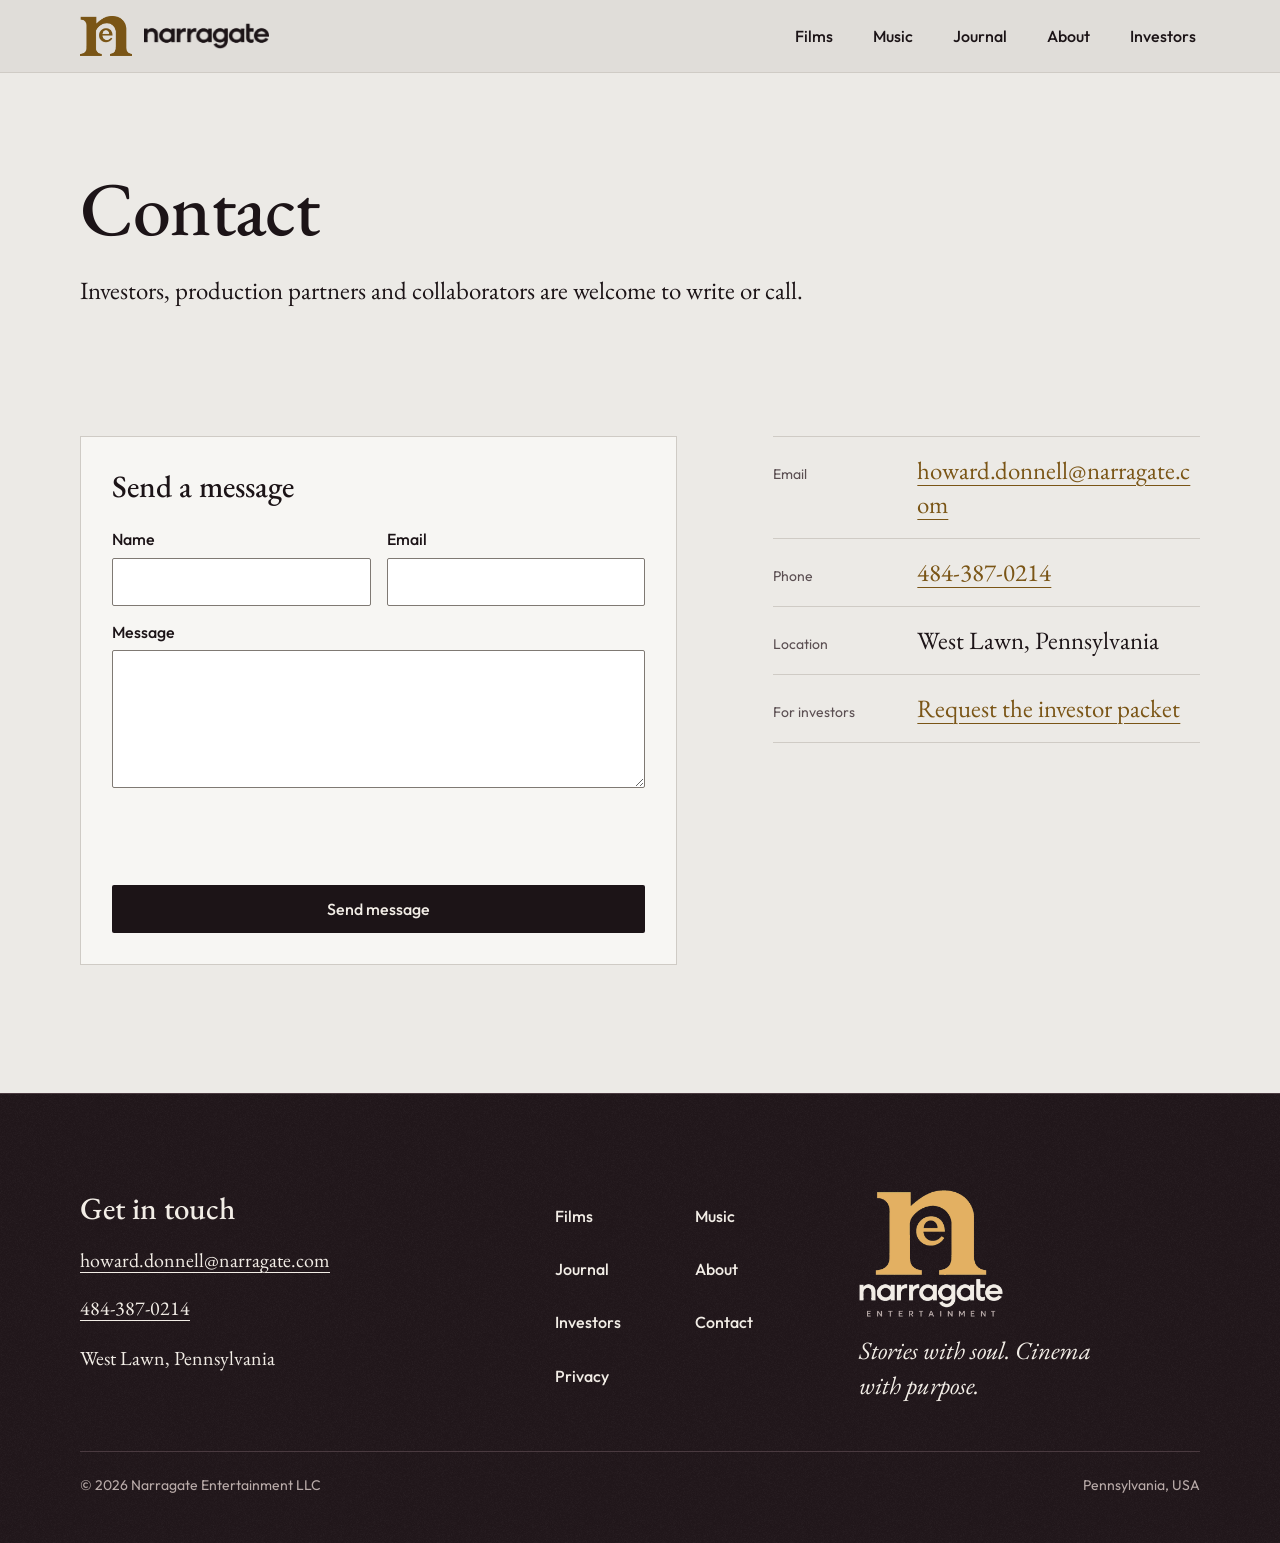
<file: contact.html>
<!doctype html>
<html lang="en">
<head>
<meta charset="utf-8">
<meta name="viewport" content="width=device-width, initial-scale=1">
<title>Contact | Narragate Entertainment</title>
<meta name="description" content="Write or call Narragate Entertainment.">
<link rel="canonical" href="https://narragate.com/contact.html">
<meta property="og:type" content="website">
<meta property="og:site_name" content="Narragate Entertainment">
<meta property="og:locale" content="en_US">
<meta property="og:title" content="Contact | Narragate Entertainment">
<meta property="og:description" content="Write or call Narragate Entertainment.">
<meta property="og:url" content="https://narragate.com/contact.html">
<meta property="og:image" content="https://narragate.com/assets/img/social-narragate.jpg">
<meta property="og:image:width" content="1200">
<meta property="og:image:height" content="630">
<meta property="og:image:alt" content="Narragate Entertainment: stories with soul, cinema with purpose">
<meta name="twitter:card" content="summary_large_image">
<meta name="twitter:title" content="Contact | Narragate Entertainment">
<meta name="twitter:description" content="Write or call Narragate Entertainment.">
<meta name="twitter:image" content="https://narragate.com/assets/img/social-narragate.jpg">
<meta name="theme-color" content="#21171B">
<link rel="icon" href="assets/favicon/favicon.ico" sizes="any">
<link rel="icon" type="image/png" sizes="32x32" href="assets/favicon/favicon-32x32.png">
<link rel="icon" type="image/png" sizes="16x16" href="assets/favicon/favicon-16x16.png">
<link rel="apple-touch-icon" href="assets/favicon/apple-touch-icon.png">
<link rel="stylesheet" href="assets/css/fonts.css">
<link rel="stylesheet" href="assets/css/narragate.css">
<script>(function(){var d=document.documentElement;try{if(sessionStorage.getItem('ng-lights')!=='1'){d.classList.add('first');sessionStorage.setItem('ng-lights','1');}}catch(e){d.classList.add('first');}})();</script>
<script src="https://challenges.cloudflare.com/turnstile/v0/api.js" async defer></script>
<script src="assets/js/site.js" defer></script>
</head>
<body>
<div class="ng">
<a class="skip ui" href="#main">Skip to content</a>
<header class="hdr lighth">
<div class="wrap hdr-in">
<a class="logo" href="index.html" aria-label="Narragate Entertainment, home"><img class="mk" src="assets/img/logo-mark-light.png" alt=""><img class="wd" src="assets/img/logo-word-light.png" alt=""></a>
<nav class="nav-l" aria-label="Primary">
<a class="nav-a" href="films.html">Films</a>
<a class="nav-a" href="music.html">Music</a>
<a class="nav-a" href="journal.html">Journal</a>
<a class="nav-a" href="about.html">About</a>
<a class="nav-a" href="investors.html">Investors</a>
</nav>
<button class="menu-b" id="menu-open" type="button" aria-label="Open menu" aria-controls="menu" aria-expanded="false" data-act="openMenu"><svg viewBox="0 0 24 24" width="24" height="24" aria-hidden="true" fill="none" stroke="currentColor" stroke-width="1.75" stroke-linecap="round" stroke-linejoin="round"><path d="M4 7h16M4 12h16M4 17h16"></path></svg></button>
</div>
</header>
<div data-if="menuOpen" hidden>
<div class="sheet" id="menu" role="dialog" aria-modal="true" aria-label="Menu">
<div class="logo" style="justify-content: space-between">
<img class="mk" src="assets/img/logo-mark-dark.png" alt="">
<button class="x-b" id="menu-close" type="button" aria-label="Close menu" data-act="closeMenu"><svg viewBox="0 0 24 24" width="22" height="22" aria-hidden="true" fill="none" stroke="currentColor" stroke-width="1.75" stroke-linecap="round" stroke-linejoin="round"><path d="M6 6l12 12M18 6L6 18"></path></svg></button>
</div>
<nav class="stk" aria-label="Menu">
<a class="h3" href="index.html">Home</a>
<a class="h3" href="films.html">Films</a>
<a class="h3" href="music.html">Music</a>
<a class="h3" href="journal.html">Journal</a>
<a class="h3" href="about.html">About</a>
<a class="h3" href="investors.html">Investors</a>
<a class="h3" href="contact.html" aria-current="page">Contact</a>
</nav>
</div>
</div>
<main id="main">
<section class="screen">
<div class="wrap toppad stk" style="gap: 24px">
<h1 class="h1">Contact</h1>
<p class="lead measure">Investors, production partners and collaborators are welcome to write or call.</p>
</div>
<div class="wrap sec pt0">
<div class="two">
<div class="panel stk" style="gap: 24px">
<h2 class="h3">Send a message</h2>
<div data-if="notSent">
<form class="stk" style="gap: 16px" data-form="contact" novalidate>
<div class="frow">
<div class="fld">
<label class="ui" for="fullname">Name</label>
<input class="inp" id="fullname" name="fullname" type="text" autocomplete="name" aria-invalid="false" data-invalid="name" aria-describedby="err-fullname" data-blur="name">
<div data-if="errName" hidden><div class="err" id="err-fullname"><svg viewBox="0 0 24 24" width="18" height="18" aria-hidden="true" fill="none" stroke="currentColor" stroke-width="1.75" stroke-linecap="round" stroke-linejoin="round"><circle cx="12" cy="12" r="9"></circle><path d="M12 7.5v5.5M12 16.4v.2"></path></svg><span>Enter your name.</span></div></div>
</div>
<div class="fld">
<label class="ui" for="email">Email</label>
<input class="inp" id="email" name="email" type="text" inputmode="email" autocomplete="email" aria-invalid="false" data-invalid="email" aria-describedby="err-email" data-blur="email">
<div data-if="errEmail" hidden><div class="err" id="err-email"><svg viewBox="0 0 24 24" width="18" height="18" aria-hidden="true" fill="none" stroke="currentColor" stroke-width="1.75" stroke-linecap="round" stroke-linejoin="round"><circle cx="12" cy="12" r="9"></circle><path d="M12 7.5v5.5M12 16.4v.2"></path></svg><span>Enter an email address we can reply to, like name@example.com.</span></div></div>
</div>
</div>
<div class="fld">
<label class="ui" for="message">Message</label>
<textarea class="inp" id="message" name="message" rows="4"></textarea>
</div>
<div data-if="failed" hidden><div class="err" role="alert"><svg viewBox="0 0 24 24" width="18" height="18" aria-hidden="true" fill="none" stroke="currentColor" stroke-width="1.75" stroke-linecap="round" stroke-linejoin="round"><circle cx="12" cy="12" r="9"></circle><path d="M12 7.5v5.5M12 16.4v.2"></path></svg><span>The message didn’t send. Try again, or email howard.donnell@narragate.com.</span></div></div>
<div class="hp" aria-hidden="true"><label for="website-contact">Leave this empty</label><input id="website-contact" name="website" type="text" tabindex="-1" autocomplete="off"></div>
<div data-challenge class="cf-turnstile" data-sitekey="0x4AAAAAAFgMg8dvy9zgc3sj" data-theme="light"></div>
<button class="btn btn-ink block" type="submit" data-label="Send message">Send message</button>
</form>
</div>
<div data-if="sent" hidden>
<div class="stk" id="sent" tabindex="-1" role="status" style="gap: 12px">
<div class="ok"><svg viewBox="0 0 24 24" width="20" height="20" aria-hidden="true" fill="none" stroke="currentColor" stroke-width="2" stroke-linecap="round" stroke-linejoin="round"><path d="M5 12.5l4.5 4.5L19 7.5"></path></svg><span class="ui">Message sent</span></div>
<p class="body">Howard will reply by email.</p>
</div>
</div>
</div>
<dl class="ledger">
<div><dt>Email</dt><dd class="lead"><a class="lk" href="mailto:howard.donnell@narragate.com" style="overflow-wrap: anywhere">howard.donnell@narragate.com</a></dd></div>
<div><dt>Phone</dt><dd class="lead"><a class="lk" href="tel:+14843870214">484-387-0214</a></dd></div>
<div><dt>Location</dt><dd class="lead">West Lawn, Pennsylvania</dd></div>
<div><dt>For investors</dt><dd class="lead"><a class="lk" href="investors.html">Request the investor packet</a></dd></div>
</dl>
</div>
</div>
</section>
</main>
<footer class="ftr grain" id="contact">
<div class="wrap ftrpad">
<div class="ftr-g">
<div class="stk" style="gap: 4px; align-items: flex-start">
<h2 class="h3" style="margin-bottom: 8px">Get in touch</h2>
<a class="body lk-q lk-b" href="mailto:howard.donnell@narragate.com" style="overflow-wrap: anywhere">howard.donnell@narragate.com</a>
<a class="body lk-q lk-b" href="tel:+14843870214">484-387-0214</a>
<div class="body" style="margin-top: 8px">West Lawn, Pennsylvania</div>
</div>
<nav class="ftr-l ui" aria-label="Footer">
<a href="films.html">Films</a>
<a href="music.html">Music</a>
<a href="journal.html">Journal</a>
<a href="about.html">About</a>
<a href="investors.html">Investors</a>
<a href="contact.html">Contact</a>
<a href="privacy.html">Privacy</a>
</nav>
<div class="stk" style="gap: 16px; align-items: flex-start">
<img class="brandimg" src="assets/img/logo-lockup-dark.png" alt="Narragate Entertainment" style="width: 144px; height: auto">
<p class="lead it">Stories with soul. Cinema with purpose.</p>
</div>
</div>
<div class="meta mut ftr-legal">
<span>© 2026 Narragate Entertainment LLC</span>
<span>Pennsylvania, USA</span>
</div>
</div>
</footer>
<div data-if="hasNow" hidden>
<div class="mini" role="region" aria-label="Player">
<div class="wrap mini-in">
<button class="pb bare not-s" type="button" aria-label="Previous song" data-act="prev"><svg viewBox="0 0 24 24" width="20" height="20" aria-hidden="true" fill="none" stroke="currentColor" stroke-width="1.75" stroke-linecap="round" stroke-linejoin="round"><path d="M18 6.5l-8 5.5 8 5.5z"></path><path d="M7 6.5v11"></path></svg></button>
<button class="pb on" type="button" aria-label="Pause" data-label="nowLabel" data-act="toggleNow">
<span data-if="nowOn"><svg viewBox="0 0 24 24" width="20" height="20" aria-hidden="true" fill="none" stroke="currentColor" stroke-width="2.25" stroke-linecap="round" stroke-linejoin="round"><path d="M9 6v12M15 6v12"></path></svg></span>
<span data-if="nowOff" hidden><svg viewBox="0 0 24 24" width="20" height="20" aria-hidden="true"><path d="M8 5.5v13l10.5-6.5z" fill="currentColor"></path></svg></span>
</button>
<button class="pb bare not-s" type="button" aria-label="Next song" data-act="next"><svg viewBox="0 0 24 24" width="20" height="20" aria-hidden="true" fill="none" stroke="currentColor" stroke-width="1.75" stroke-linecap="round" stroke-linejoin="round"><path d="M6 6.5l8 5.5-8 5.5z"></path><path d="M17 6.5v11"></path></svg></button>
<div class="stk" style="flex: 1 1 auto; min-width: 0; padding-left: 8px">
<span class="ui ell" data-bind="nowTitle"></span>
<span class="meta mut ell"><em data-bind="nowFilm"></em><span class="not-s" style="padding-left: 12px" data-bind="nowNote"></span></span>
</div>
<span class="meta time" aria-label="Time elapsed" data-bind="nowTime"></span>
<button class="pb bare" type="button" aria-label="Close player" data-act="stop"><svg viewBox="0 0 24 24" width="22" height="22" aria-hidden="true" fill="none" stroke="currentColor" stroke-width="1.75" stroke-linecap="round" stroke-linejoin="round"><path d="M6 6l12 12M18 6L6 18"></path></svg></button>
</div>
</div>
</div>
</div>
</body>
</html>
</file>
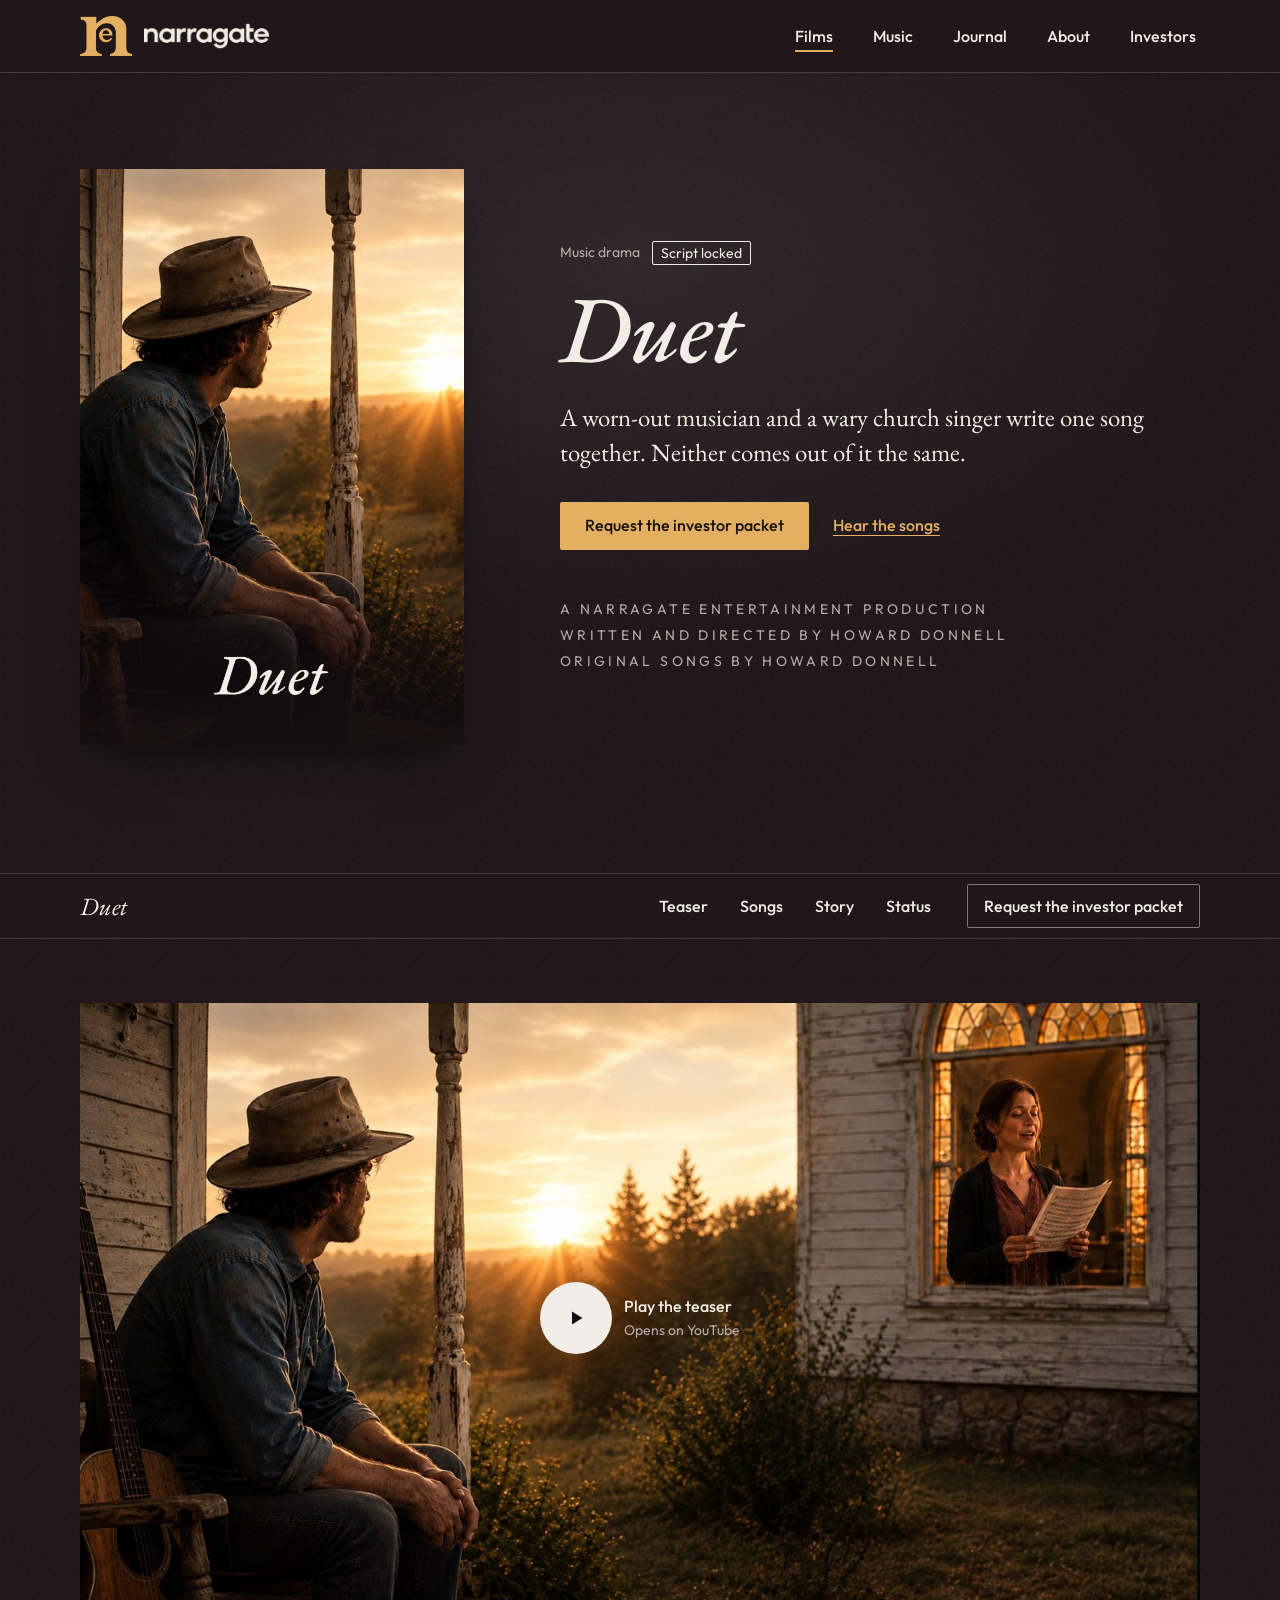
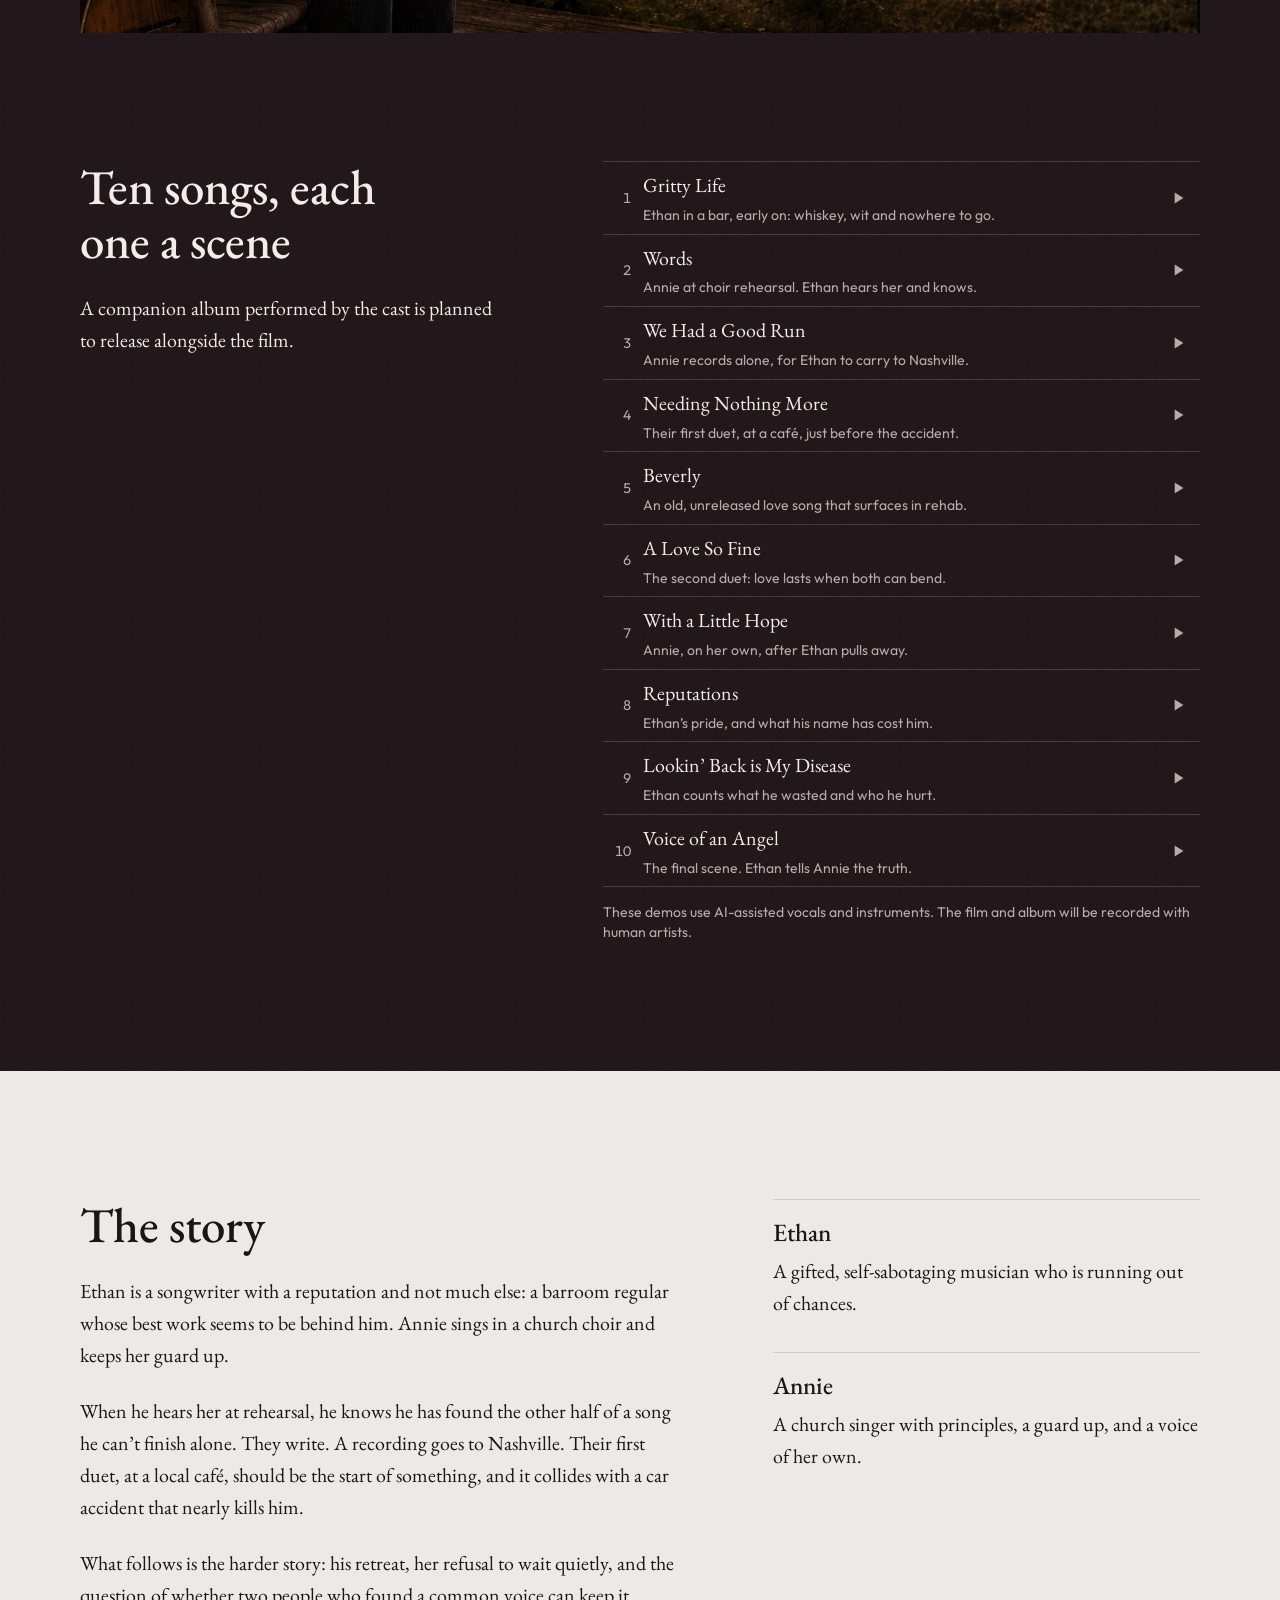
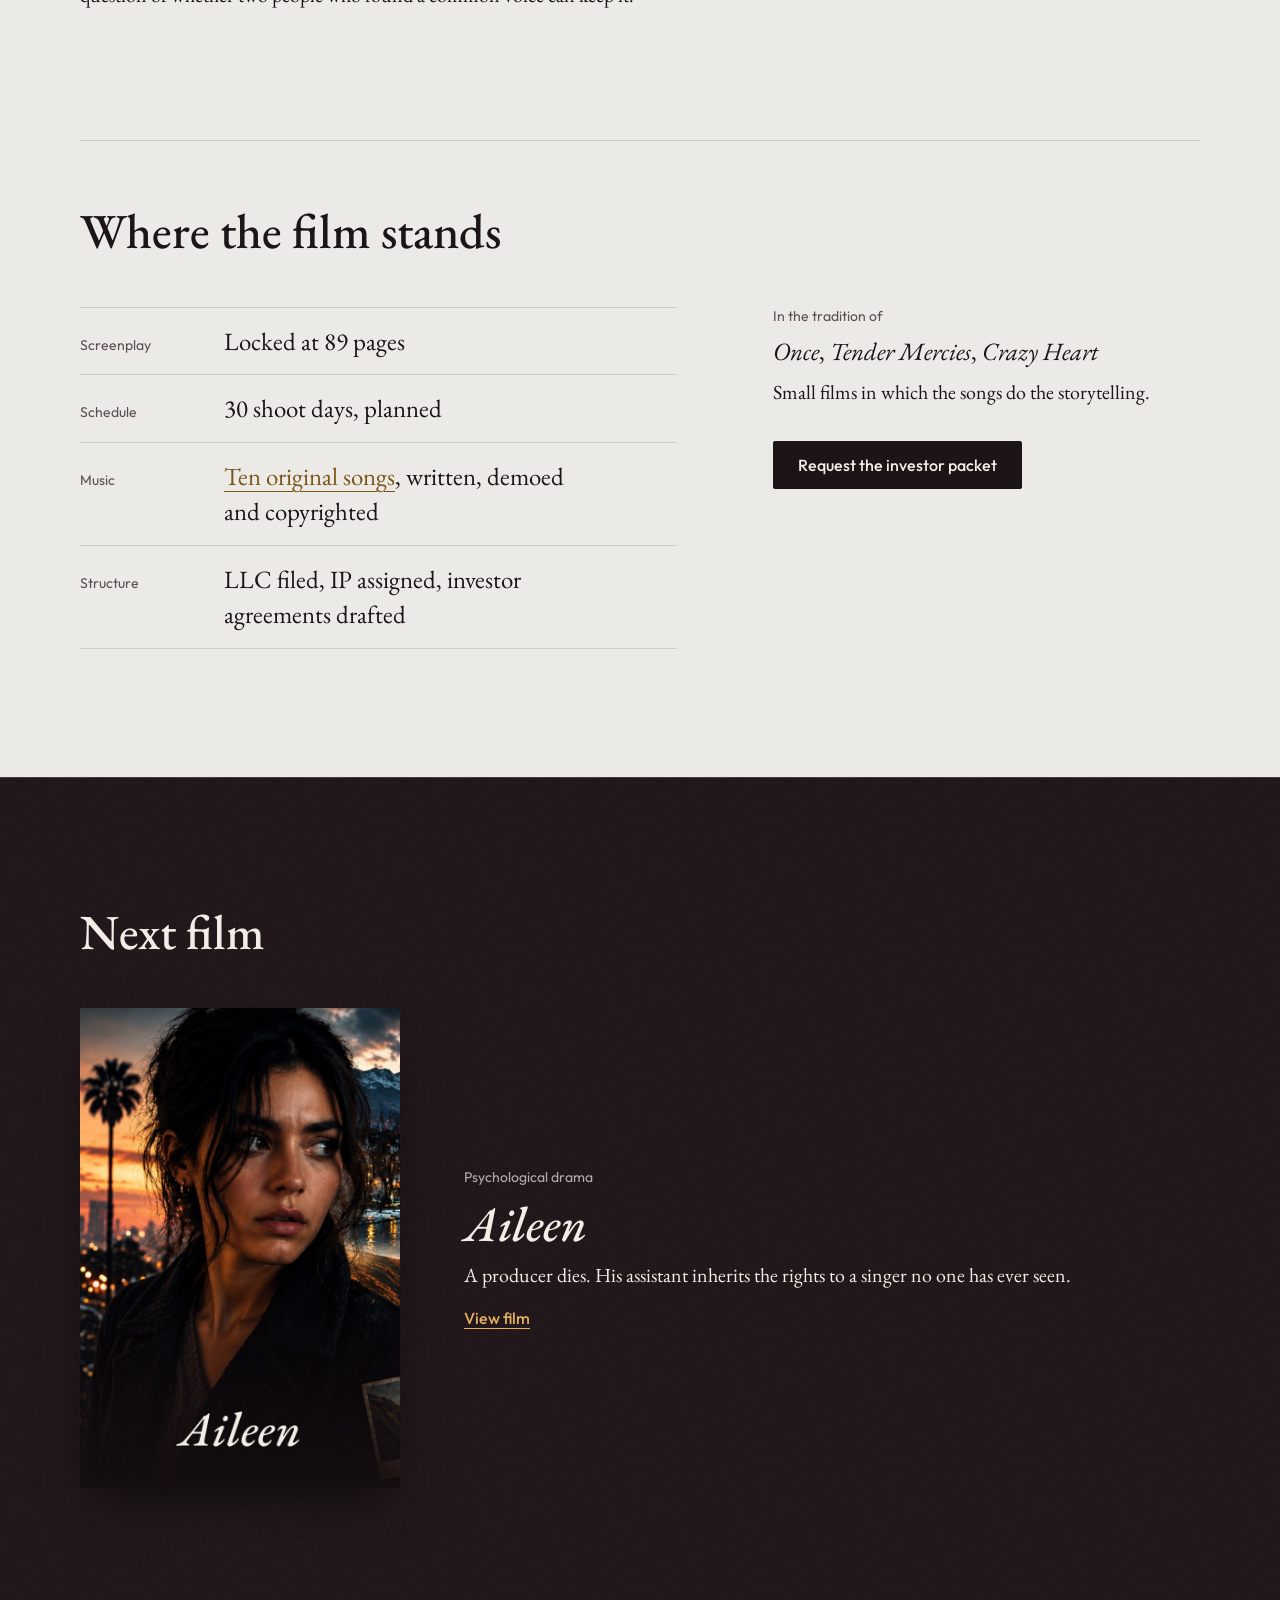
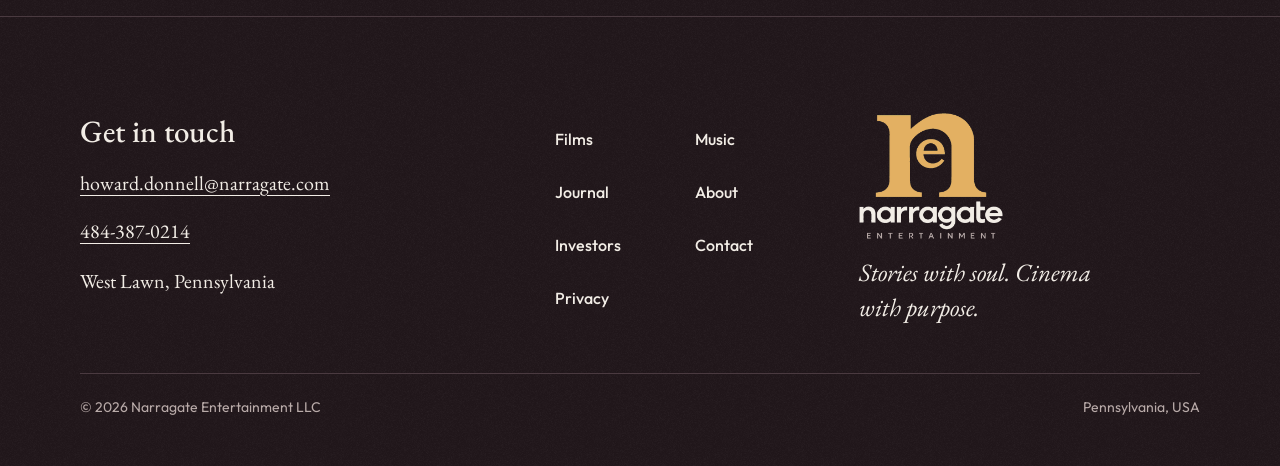
<file: duet.html>
<!doctype html>
<html lang="en">
<head>
<meta charset="utf-8">
<meta name="viewport" content="width=device-width, initial-scale=1">
<title>Duet | Narragate Entertainment</title>
<meta name="description" content="A worn-out musician and a wary church singer write one song together. Neither comes out of it the same.">
<link rel="canonical" href="https://narragate.com/duet.html">
<meta property="og:type" content="website">
<meta property="og:site_name" content="Narragate Entertainment">
<meta property="og:locale" content="en_US">
<meta property="og:title" content="Duet | Narragate Entertainment">
<meta property="og:description" content="A worn-out musician and a wary church singer write one song together. Neither comes out of it the same.">
<meta property="og:url" content="https://narragate.com/duet.html">
<meta property="og:image" content="https://narragate.com/assets/img/social-duet.jpg">
<meta property="og:image:width" content="1200">
<meta property="og:image:height" content="630">
<meta property="og:image:alt" content="Duet: some songs can only be written together">
<meta name="twitter:card" content="summary_large_image">
<meta name="twitter:title" content="Duet | Narragate Entertainment">
<meta name="twitter:description" content="A worn-out musician and a wary church singer write one song together. Neither comes out of it the same.">
<meta name="twitter:image" content="https://narragate.com/assets/img/social-duet.jpg">
<meta name="theme-color" content="#21171B">
<link rel="icon" href="assets/favicon/favicon.ico" sizes="any">
<link rel="icon" type="image/png" sizes="32x32" href="assets/favicon/favicon-32x32.png">
<link rel="icon" type="image/png" sizes="16x16" href="assets/favicon/favicon-16x16.png">
<link rel="apple-touch-icon" href="assets/favicon/apple-touch-icon.png">
<link rel="stylesheet" href="assets/css/fonts.css">
<link rel="stylesheet" href="assets/css/narragate.css">
<script>(function(){var d=document.documentElement;try{if(sessionStorage.getItem('ng-lights')!=='1'){d.classList.add('first');sessionStorage.setItem('ng-lights','1');}}catch(e){d.classList.add('first');}})();</script>
<script src="assets/js/site.js" defer></script>
</head>
<body>
<div class="ng">
<a class="skip ui" href="#main">Skip to content</a>
<header class="hdr film">
<div class="wrap hdr-in">
<a class="logo" href="index.html" aria-label="Narragate Entertainment, home"><img class="mk" src="assets/img/logo-mark-dark.png" alt=""><img class="wd" src="assets/img/logo-word-dark.png" alt=""></a>
<nav class="nav-l" aria-label="Primary">
<a class="nav-a" href="films.html" aria-current="page">Films</a>
<a class="nav-a" href="music.html">Music</a>
<a class="nav-a" href="journal.html">Journal</a>
<a class="nav-a" href="about.html">About</a>
<a class="nav-a" href="investors.html">Investors</a>
</nav>
<button class="menu-b" id="menu-open" type="button" aria-label="Open menu" aria-controls="menu" aria-expanded="false" data-act="openMenu"><svg viewBox="0 0 24 24" width="24" height="24" aria-hidden="true" fill="none" stroke="currentColor" stroke-width="1.75" stroke-linecap="round" stroke-linejoin="round"><path d="M4 7h16M4 12h16M4 17h16"></path></svg></button>
</div>
</header>
<div data-if="menuOpen" hidden>
<div class="sheet" id="menu" role="dialog" aria-modal="true" aria-label="Menu">
<div class="logo" style="justify-content: space-between">
<img class="mk" src="assets/img/logo-mark-dark.png" alt="">
<button class="x-b" id="menu-close" type="button" aria-label="Close menu" data-act="closeMenu"><svg viewBox="0 0 24 24" width="22" height="22" aria-hidden="true" fill="none" stroke="currentColor" stroke-width="1.75" stroke-linecap="round" stroke-linejoin="round"><path d="M6 6l12 12M18 6L6 18"></path></svg></button>
</div>
<nav class="stk" aria-label="Menu">
<a class="h3" href="index.html">Home</a>
<a class="h3" href="films.html" aria-current="page">Films</a>
<a class="h3" href="music.html">Music</a>
<a class="h3" href="journal.html">Journal</a>
<a class="h3" href="about.html">About</a>
<a class="h3" href="investors.html">Investors</a>
<a class="h3" href="contact.html">Contact</a>
</nav>
</div>
</div>
<main id="main">
<section class="house grain plight">
<div class="wrap toppad">
<div class="tb">
<div class="poster not-s" aria-hidden="true"><img src="assets/img/poster-duet.jpg" alt="" loading="lazy" decoding="async"></div>
<div class="frame only-s">
<img src="assets/img/still-duet-teaser.jpg" alt="" loading="lazy" decoding="async">
<div data-if="teaserIdle">
<a class="still" href="https://www.youtube.com/watch?v=na07O7nIwEA" target="_blank" rel="noopener" aria-label="Play the Duet teaser. Opens on YouTube."><span class="playbtn"><span class="playc"><svg viewBox="0 0 24 24" width="24" height="24" aria-hidden="true"><path d="M8 5.5v13l10.5-6.5z" fill="currentColor"></path></svg></span><span class="stk" style="gap: 4px"><span class="ui">Play the teaser</span><span class="meta mut">Opens on YouTube</span></span></span></a>
</div>
<div data-if="teaserEnded" hidden>
<div class="endcard">
<a class="btn btn-gold" href="investors.html">Request the investor packet</a>
<a class="btn btn-ghost" href="#songs">Hear the songs</a>
<a class="lk lk-b ui" href="https://www.youtube.com/watch?v=na07O7nIwEA" target="_blank" rel="noopener">Play again</a>
</div>
</div>
</div>
<div class="stk" style="align-items: flex-start">
<div class="lab-top">
<span class="meta mut">Music drama</span>
<span class="chip">Script locked</span>
</div>
<h1 class="display" style="margin-top: 16px">Duet</h1>
<p class="lead measure" style="margin-top: 24px">A worn-out musician and a wary church singer write one song together. Neither comes out of it the same.</p>
<div style="display: flex; flex-wrap: wrap; align-items: center; gap: 12px 24px; margin-top: 32px">
<a class="btn btn-gold not-m" href="investors.html">Request the investor packet</a>
<a class="lk lk-b ui" href="#songs">Hear the songs</a>
</div>
<div class="billing mut stk" style="gap: 4px; margin-top: 48px"><span>A Narragate Entertainment production</span><span>Written and directed by Howard Donnell</span><span>Original songs by Howard Donnell</span></div>
</div>
</div>
</div>
</section>

<div class="subnav not-m">
<div class="wrap subnav-in">
<span class="lead it">Duet</span>
<nav class="subnav-l" aria-label="On this page">
<a class="nav-a" href="#teaser">Teaser</a>
<a class="nav-a" href="#songs">Songs</a>
<a class="nav-a" href="#story">Story</a>
<a class="nav-a" href="#status">Status</a>
</nav>
<a class="btn btn-ghost sm" href="investors.html">Request the investor packet</a>
</div>
</div>

<section class="house grain not-s" id="teaser" style="scroll-margin-top: 96px">
<div class="wrap" style="padding-top: 64px">
<div class="frame">
<img src="assets/img/still-duet-teaser.jpg" alt="" loading="lazy" decoding="async">
<div data-if="teaserIdle">
<a class="still" href="https://www.youtube.com/watch?v=na07O7nIwEA" target="_blank" rel="noopener" aria-label="Play the Duet teaser. Opens on YouTube."><span class="playbtn"><span class="playc"><svg viewBox="0 0 24 24" width="24" height="24" aria-hidden="true"><path d="M8 5.5v13l10.5-6.5z" fill="currentColor"></path></svg></span><span class="stk" style="gap: 4px"><span class="ui">Play the teaser</span><span class="meta mut">Opens on YouTube</span></span></span></a>
</div>
<div data-if="teaserEnded" hidden>
<div class="endcard">
<a class="btn btn-gold" href="investors.html">Request the investor packet</a>
<a class="btn btn-ghost" href="#songs">Hear the songs</a>
<a class="lk lk-b ui" href="https://www.youtube.com/watch?v=na07O7nIwEA" target="_blank" rel="noopener">Play again</a>
</div>
</div>
</div>
</div>
</section>

<section class="house grain" id="songs" style="scroll-margin-top: 96px">
<div class="wrap sec">
<div class="two-r">
<div class="stk stick" style="gap: 24px">
<h2 class="h2">Ten songs, each one a scene</h2>
<p class="body measure">A companion album performed by the cast is planned to release alongside the film.</p>
</div>
<div class="stk" style="gap: 16px">
<ol class="trks">
<li>
<button class="trk" type="button" aria-label="Play Gritty Life" aria-pressed="false" data-track="d1" data-title="Gritty Life">
<span class="trk-n">
<span data-off><span>1</span></span>
<span data-on hidden><span class="meter"><i></i><i></i><i></i></span></span>
</span>
<span class="trk-t"><span class="body trk-name">Gritty Life</span><span class="meta mut">Ethan in a bar, early on: whiskey, wit and nowhere to go.</span></span>
<span class="ring">
<span data-on hidden><svg viewBox="0 0 24 24" width="20" height="20" aria-hidden="true" fill="none" stroke="currentColor" stroke-width="2.25" stroke-linecap="round" stroke-linejoin="round"><path d="M9 6v12M15 6v12"></path></svg></span>
<span data-off><svg viewBox="0 0 24 24" width="20" height="20" aria-hidden="true"><path d="M8 5.5v13l10.5-6.5z" fill="currentColor"></path></svg></span>
</span>
</button>
</li>
<li>
<button class="trk" type="button" aria-label="Play Words" aria-pressed="false" data-track="d2" data-title="Words">
<span class="trk-n">
<span data-off><span>2</span></span>
<span data-on hidden><span class="meter"><i></i><i></i><i></i></span></span>
</span>
<span class="trk-t"><span class="body trk-name">Words</span><span class="meta mut">Annie at choir rehearsal. Ethan hears her and knows.</span></span>
<span class="ring">
<span data-on hidden><svg viewBox="0 0 24 24" width="20" height="20" aria-hidden="true" fill="none" stroke="currentColor" stroke-width="2.25" stroke-linecap="round" stroke-linejoin="round"><path d="M9 6v12M15 6v12"></path></svg></span>
<span data-off><svg viewBox="0 0 24 24" width="20" height="20" aria-hidden="true"><path d="M8 5.5v13l10.5-6.5z" fill="currentColor"></path></svg></span>
</span>
</button>
</li>
<li>
<button class="trk" type="button" aria-label="Play We Had a Good Run" aria-pressed="false" data-track="d3" data-title="We Had a Good Run">
<span class="trk-n">
<span data-off><span>3</span></span>
<span data-on hidden><span class="meter"><i></i><i></i><i></i></span></span>
</span>
<span class="trk-t"><span class="body trk-name">We Had a Good Run</span><span class="meta mut">Annie records alone, for Ethan to carry to Nashville.</span></span>
<span class="ring">
<span data-on hidden><svg viewBox="0 0 24 24" width="20" height="20" aria-hidden="true" fill="none" stroke="currentColor" stroke-width="2.25" stroke-linecap="round" stroke-linejoin="round"><path d="M9 6v12M15 6v12"></path></svg></span>
<span data-off><svg viewBox="0 0 24 24" width="20" height="20" aria-hidden="true"><path d="M8 5.5v13l10.5-6.5z" fill="currentColor"></path></svg></span>
</span>
</button>
</li>
<li>
<button class="trk" type="button" aria-label="Play Needing Nothing More" aria-pressed="false" data-track="d4" data-title="Needing Nothing More">
<span class="trk-n">
<span data-off><span>4</span></span>
<span data-on hidden><span class="meter"><i></i><i></i><i></i></span></span>
</span>
<span class="trk-t"><span class="body trk-name">Needing Nothing More</span><span class="meta mut">Their first duet, at a café, just before the accident.</span></span>
<span class="ring">
<span data-on hidden><svg viewBox="0 0 24 24" width="20" height="20" aria-hidden="true" fill="none" stroke="currentColor" stroke-width="2.25" stroke-linecap="round" stroke-linejoin="round"><path d="M9 6v12M15 6v12"></path></svg></span>
<span data-off><svg viewBox="0 0 24 24" width="20" height="20" aria-hidden="true"><path d="M8 5.5v13l10.5-6.5z" fill="currentColor"></path></svg></span>
</span>
</button>
</li>
<li>
<button class="trk" type="button" aria-label="Play Beverly" aria-pressed="false" data-track="d5" data-title="Beverly">
<span class="trk-n">
<span data-off><span>5</span></span>
<span data-on hidden><span class="meter"><i></i><i></i><i></i></span></span>
</span>
<span class="trk-t"><span class="body trk-name">Beverly</span><span class="meta mut">An old, unreleased love song that surfaces in rehab.</span></span>
<span class="ring">
<span data-on hidden><svg viewBox="0 0 24 24" width="20" height="20" aria-hidden="true" fill="none" stroke="currentColor" stroke-width="2.25" stroke-linecap="round" stroke-linejoin="round"><path d="M9 6v12M15 6v12"></path></svg></span>
<span data-off><svg viewBox="0 0 24 24" width="20" height="20" aria-hidden="true"><path d="M8 5.5v13l10.5-6.5z" fill="currentColor"></path></svg></span>
</span>
</button>
</li>
<li>
<button class="trk" type="button" aria-label="Play A Love So Fine" aria-pressed="false" data-track="d6" data-title="A Love So Fine">
<span class="trk-n">
<span data-off><span>6</span></span>
<span data-on hidden><span class="meter"><i></i><i></i><i></i></span></span>
</span>
<span class="trk-t"><span class="body trk-name">A Love So Fine</span><span class="meta mut">The second duet: love lasts when both can bend.</span></span>
<span class="ring">
<span data-on hidden><svg viewBox="0 0 24 24" width="20" height="20" aria-hidden="true" fill="none" stroke="currentColor" stroke-width="2.25" stroke-linecap="round" stroke-linejoin="round"><path d="M9 6v12M15 6v12"></path></svg></span>
<span data-off><svg viewBox="0 0 24 24" width="20" height="20" aria-hidden="true"><path d="M8 5.5v13l10.5-6.5z" fill="currentColor"></path></svg></span>
</span>
</button>
</li>
<li>
<button class="trk" type="button" aria-label="Play With a Little Hope" aria-pressed="false" data-track="d7" data-title="With a Little Hope">
<span class="trk-n">
<span data-off><span>7</span></span>
<span data-on hidden><span class="meter"><i></i><i></i><i></i></span></span>
</span>
<span class="trk-t"><span class="body trk-name">With a Little Hope</span><span class="meta mut">Annie, on her own, after Ethan pulls away.</span></span>
<span class="ring">
<span data-on hidden><svg viewBox="0 0 24 24" width="20" height="20" aria-hidden="true" fill="none" stroke="currentColor" stroke-width="2.25" stroke-linecap="round" stroke-linejoin="round"><path d="M9 6v12M15 6v12"></path></svg></span>
<span data-off><svg viewBox="0 0 24 24" width="20" height="20" aria-hidden="true"><path d="M8 5.5v13l10.5-6.5z" fill="currentColor"></path></svg></span>
</span>
</button>
</li>
<li>
<button class="trk" type="button" aria-label="Play Reputations" aria-pressed="false" data-track="d8" data-title="Reputations">
<span class="trk-n">
<span data-off><span>8</span></span>
<span data-on hidden><span class="meter"><i></i><i></i><i></i></span></span>
</span>
<span class="trk-t"><span class="body trk-name">Reputations</span><span class="meta mut">Ethan’s pride, and what his name has cost him.</span></span>
<span class="ring">
<span data-on hidden><svg viewBox="0 0 24 24" width="20" height="20" aria-hidden="true" fill="none" stroke="currentColor" stroke-width="2.25" stroke-linecap="round" stroke-linejoin="round"><path d="M9 6v12M15 6v12"></path></svg></span>
<span data-off><svg viewBox="0 0 24 24" width="20" height="20" aria-hidden="true"><path d="M8 5.5v13l10.5-6.5z" fill="currentColor"></path></svg></span>
</span>
</button>
</li>
<li>
<button class="trk" type="button" aria-label="Play Lookin’ Back is My Disease" aria-pressed="false" data-track="d9" data-title="Lookin’ Back is My Disease">
<span class="trk-n">
<span data-off><span>9</span></span>
<span data-on hidden><span class="meter"><i></i><i></i><i></i></span></span>
</span>
<span class="trk-t"><span class="body trk-name">Lookin’ Back is My Disease</span><span class="meta mut">Ethan counts what he wasted and who he hurt.</span></span>
<span class="ring">
<span data-on hidden><svg viewBox="0 0 24 24" width="20" height="20" aria-hidden="true" fill="none" stroke="currentColor" stroke-width="2.25" stroke-linecap="round" stroke-linejoin="round"><path d="M9 6v12M15 6v12"></path></svg></span>
<span data-off><svg viewBox="0 0 24 24" width="20" height="20" aria-hidden="true"><path d="M8 5.5v13l10.5-6.5z" fill="currentColor"></path></svg></span>
</span>
</button>
</li>
<li>
<button class="trk" type="button" aria-label="Play Voice of an Angel" aria-pressed="false" data-track="d10" data-title="Voice of an Angel">
<span class="trk-n">
<span data-off><span>10</span></span>
<span data-on hidden><span class="meter"><i></i><i></i><i></i></span></span>
</span>
<span class="trk-t"><span class="body trk-name">Voice of an Angel</span><span class="meta mut">The final scene. Ethan tells Annie the truth.</span></span>
<span class="ring">
<span data-on hidden><svg viewBox="0 0 24 24" width="20" height="20" aria-hidden="true" fill="none" stroke="currentColor" stroke-width="2.25" stroke-linecap="round" stroke-linejoin="round"><path d="M9 6v12M15 6v12"></path></svg></span>
<span data-off><svg viewBox="0 0 24 24" width="20" height="20" aria-hidden="true"><path d="M8 5.5v13l10.5-6.5z" fill="currentColor"></path></svg></span>
</span>
</button>
</li>

</ol>
<p class="meta mut">These demos use AI-assisted vocals and instruments. The film and album will be recorded with human artists.</p>
</div>
</div>
</div>
</section>

<section class="screen">
<div class="wrap sec" id="story" style="scroll-margin-top: 96px">
<div class="two">
<div class="stk" style="gap: 24px">
<h2 class="h2">The story</h2>
<div>
<div class="poster only-s story-poster" aria-hidden="true"><img src="assets/img/poster-duet.jpg" alt="" loading="lazy" decoding="async"></div>
<p class="body measure">Ethan is a songwriter with a reputation and not much else: a barroom regular whose best work seems to be behind him. Annie sings in a church choir and keeps her guard up.</p>
<p class="body measure" style="margin-top: 24px">When he hears her at rehearsal, he knows he has found the other half of a song he can’t finish alone. They write. A recording goes to Nashville. Their first duet, at a local café, should be the start of something, and it collides with a car accident that nearly kills him.</p>
<p class="body measure" style="margin-top: 24px">What follows is the harder story: his retreat, her refusal to wait quietly, and the question of whether two people who found a common voice can keep it.</p>
</div>
</div>
<div class="stk" style="gap: 32px">
<div class="rule stk" style="gap: 8px; padding-top: 16px"><h3 class="t-item">Ethan</h3><p class="body">A gifted, self-sabotaging musician who is running out of chances.</p></div>
<div class="rule stk" style="gap: 8px; padding-top: 16px"><h3 class="t-item">Annie</h3><p class="body">A church singer with principles, a guard up, and a voice of her own.</p></div>
</div>
</div>
</div>
<div class="wrap sec pt0" id="status" style="scroll-margin-top: 96px">
<div class="rule stk" style="gap: 48px; padding-top: 64px">
<h2 class="h2">Where the film stands</h2>
<div class="two">
<dl class="ledger">
<div><dt>Screenplay</dt><dd class="lead">Locked at 89 pages</dd></div>
<div><dt>Schedule</dt><dd class="lead">30 shoot days, planned</dd></div>
<div><dt>Music</dt><dd class="lead"><a class="lk" href="#songs">Ten original songs</a>, written, demoed and copyrighted</dd></div>
<div><dt>Structure</dt><dd class="lead">LLC filed, IP assigned, investor agreements drafted</dd></div>
</dl>
<div class="stk" style="align-items: flex-start">
<div class="meta mut">In the tradition of</div>
<p class="lead" style="margin-top: 8px"><em>Once</em>, <em>Tender Mercies</em>, <em>Crazy Heart</em></p>
<p class="body" style="margin-top: 8px">Small films in which the songs do the storytelling.</p>
<a class="btn btn-ink" href="investors.html" style="margin-top: 32px">Request the investor packet</a>
</div>
</div>
</div>
</div>
</section>

<section class="house grain closing">
<div class="wrap sec stk" style="gap: 48px">
<h2 class="h2">Next film</h2>
<a class="lobby row" href="aileen.html">
<div class="poster" aria-hidden="true"><img src="assets/img/poster-aileen.jpg" alt="" loading="lazy" decoding="async"></div>
<div class="lab">
<div class="lab-top"><span class="meta mut">Psychological drama</span></div>
<h3 class="h2 it">Aileen</h3>
<p class="body measure">A producer dies. His assistant inherits the rights to a singer no one has ever seen.</p>
<span class="lk ui" style="margin-top: 8px">View film</span>
</div>
</a>
</div>
</section>

<div class="ctabar only-m">
<div class="wrap" style="padding-top: 8px; padding-bottom: 8px">
<a class="btn btn-gold block" href="investors.html">Request the investor packet</a>
</div>
</div>
</main>
<footer class="ftr grain" id="contact">
<div class="wrap ftrpad">
<div class="ftr-g">
<div class="stk" style="gap: 4px; align-items: flex-start">
<h2 class="h3" style="margin-bottom: 8px">Get in touch</h2>
<a class="body lk-q lk-b" href="mailto:howard.donnell@narragate.com" style="overflow-wrap: anywhere">howard.donnell@narragate.com</a>
<a class="body lk-q lk-b" href="tel:+14843870214">484-387-0214</a>
<div class="body" style="margin-top: 8px">West Lawn, Pennsylvania</div>
</div>
<nav class="ftr-l ui" aria-label="Footer">
<a href="films.html">Films</a>
<a href="music.html">Music</a>
<a href="journal.html">Journal</a>
<a href="about.html">About</a>
<a href="investors.html">Investors</a>
<a href="contact.html">Contact</a>
<a href="privacy.html">Privacy</a>
</nav>
<div class="stk" style="gap: 16px; align-items: flex-start">
<img class="brandimg" src="assets/img/logo-lockup-dark.png" alt="Narragate Entertainment" style="width: 144px; height: auto">
<p class="lead it">Stories with soul. Cinema with purpose.</p>
</div>
</div>
<div class="meta mut ftr-legal">
<span>© 2026 Narragate Entertainment LLC</span>
<span>Pennsylvania, USA</span>
</div>
</div>
</footer>
<div data-if="hasNow" hidden>
<div class="mini" role="region" aria-label="Player">
<div class="wrap mini-in">
<button class="pb bare not-s" type="button" aria-label="Previous song" data-act="prev"><svg viewBox="0 0 24 24" width="20" height="20" aria-hidden="true" fill="none" stroke="currentColor" stroke-width="1.75" stroke-linecap="round" stroke-linejoin="round"><path d="M18 6.5l-8 5.5 8 5.5z"></path><path d="M7 6.5v11"></path></svg></button>
<button class="pb on" type="button" aria-label="Pause" data-label="nowLabel" data-act="toggleNow">
<span data-if="nowOn"><svg viewBox="0 0 24 24" width="20" height="20" aria-hidden="true" fill="none" stroke="currentColor" stroke-width="2.25" stroke-linecap="round" stroke-linejoin="round"><path d="M9 6v12M15 6v12"></path></svg></span>
<span data-if="nowOff" hidden><svg viewBox="0 0 24 24" width="20" height="20" aria-hidden="true"><path d="M8 5.5v13l10.5-6.5z" fill="currentColor"></path></svg></span>
</button>
<button class="pb bare not-s" type="button" aria-label="Next song" data-act="next"><svg viewBox="0 0 24 24" width="20" height="20" aria-hidden="true" fill="none" stroke="currentColor" stroke-width="1.75" stroke-linecap="round" stroke-linejoin="round"><path d="M6 6.5l8 5.5-8 5.5z"></path><path d="M17 6.5v11"></path></svg></button>
<div class="stk" style="flex: 1 1 auto; min-width: 0; padding-left: 8px">
<span class="ui ell" data-bind="nowTitle"></span>
<span class="meta mut ell"><em data-bind="nowFilm"></em><span class="not-s" style="padding-left: 12px" data-bind="nowNote"></span></span>
</div>
<span class="meta time" aria-label="Time elapsed" data-bind="nowTime"></span>
<button class="pb bare" type="button" aria-label="Close player" data-act="stop"><svg viewBox="0 0 24 24" width="22" height="22" aria-hidden="true" fill="none" stroke="currentColor" stroke-width="1.75" stroke-linecap="round" stroke-linejoin="round"><path d="M6 6l12 12M18 6L6 18"></path></svg></button>
</div>
</div>
</div>
</div>
</body>
</html>
</file>
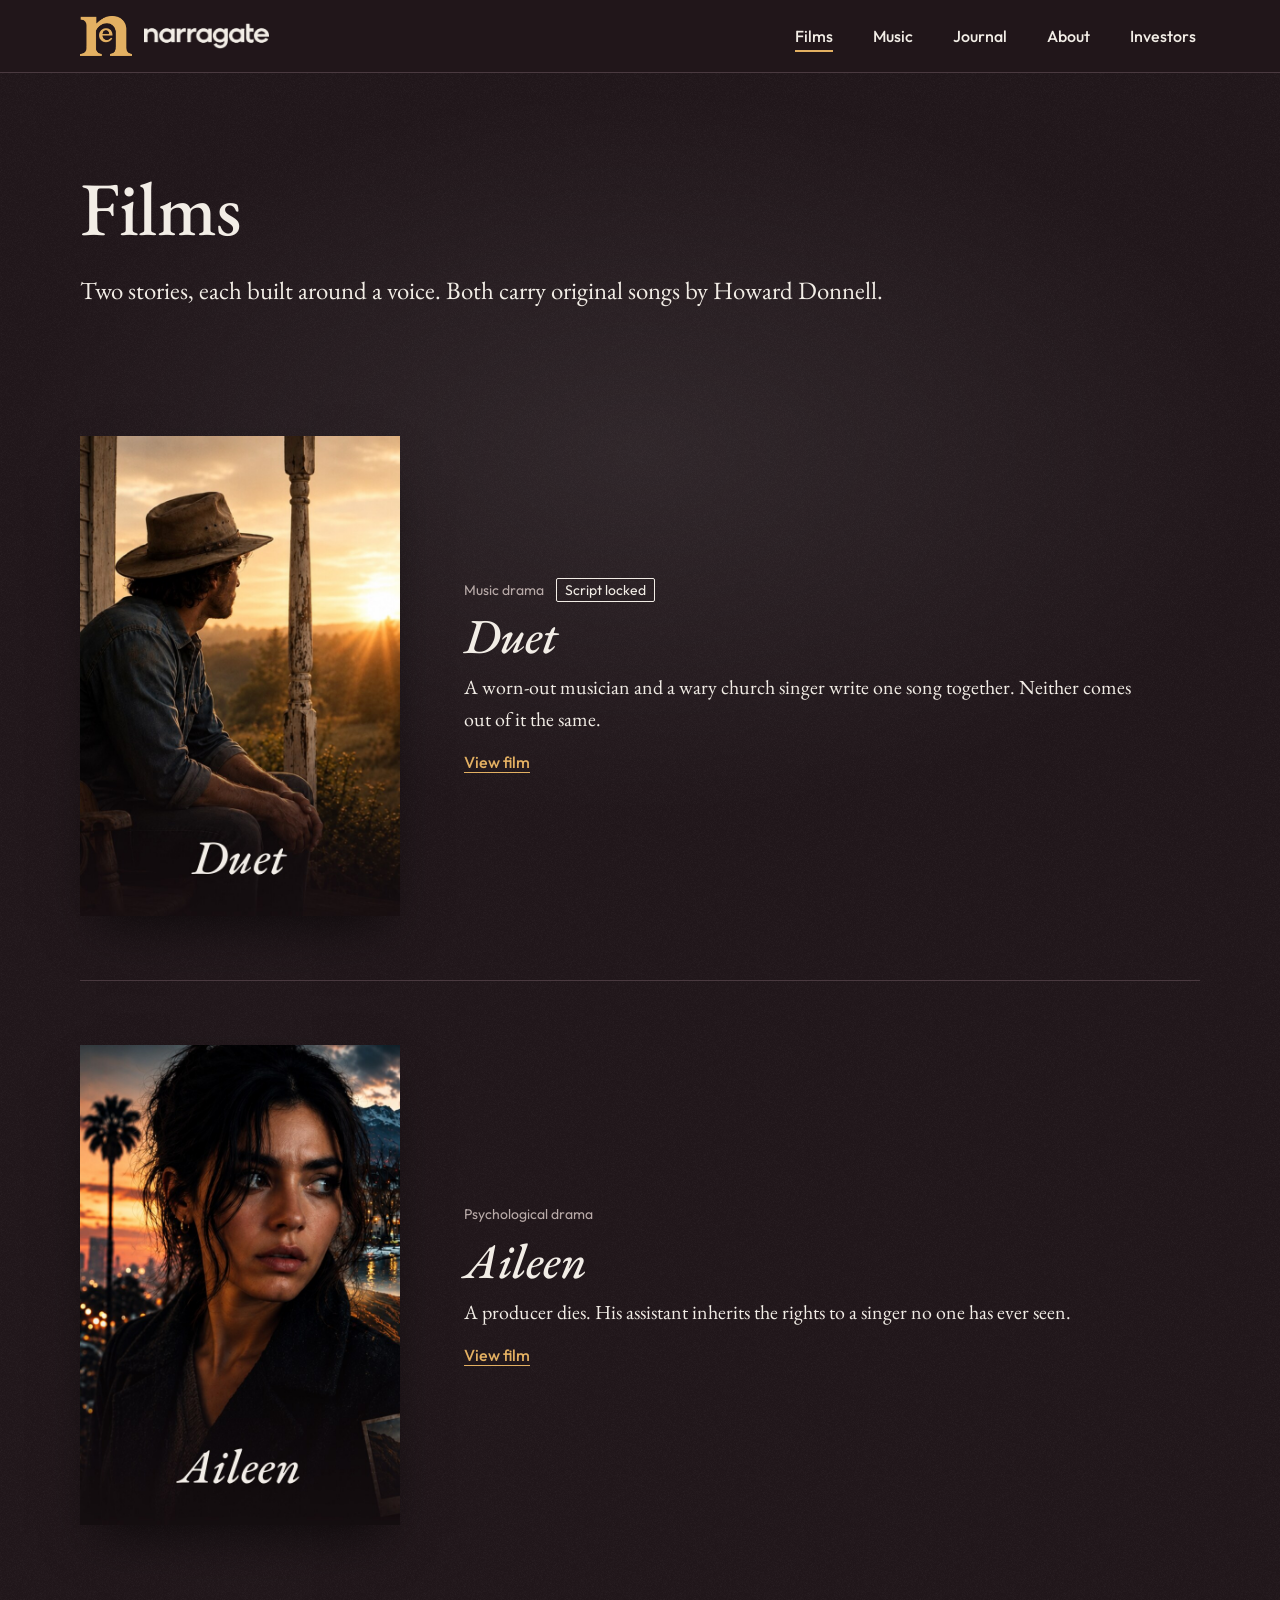
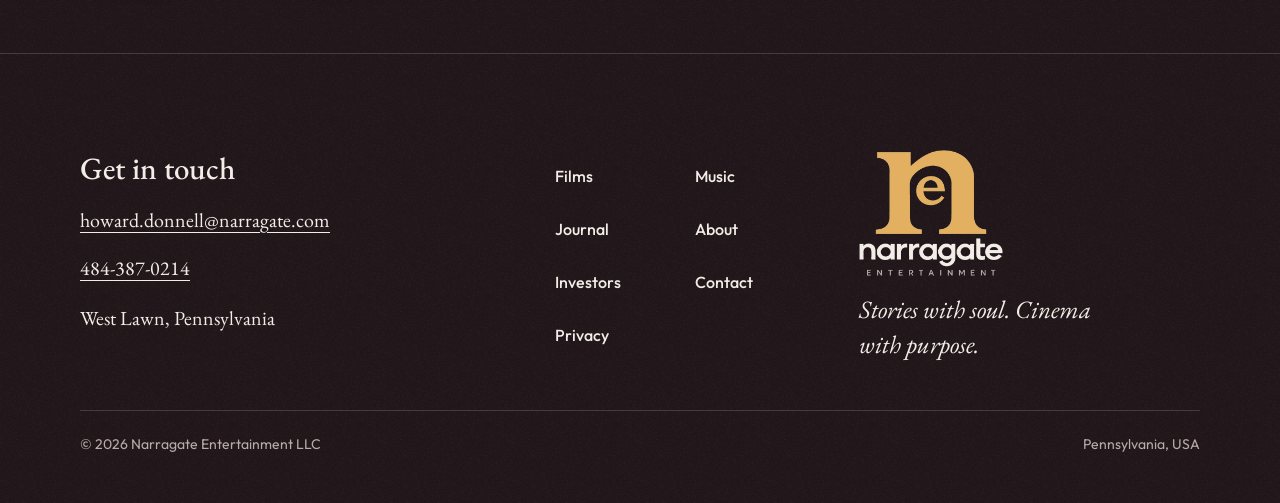
<file: films.html>
<!doctype html>
<html lang="en">
<head>
<meta charset="utf-8">
<meta name="viewport" content="width=device-width, initial-scale=1">
<title>Films | Narragate Entertainment</title>
<meta name="description" content="Two stories, each built around a voice: Duet and Aileen.">
<link rel="canonical" href="https://narragate.com/films.html">
<meta property="og:type" content="website">
<meta property="og:site_name" content="Narragate Entertainment">
<meta property="og:locale" content="en_US">
<meta property="og:title" content="Films | Narragate Entertainment">
<meta property="og:description" content="Two stories, each built around a voice: Duet and Aileen.">
<meta property="og:url" content="https://narragate.com/films.html">
<meta property="og:image" content="https://narragate.com/assets/img/social-narragate.jpg">
<meta property="og:image:width" content="1200">
<meta property="og:image:height" content="630">
<meta property="og:image:alt" content="Narragate Entertainment: stories with soul, cinema with purpose">
<meta name="twitter:card" content="summary_large_image">
<meta name="twitter:title" content="Films | Narragate Entertainment">
<meta name="twitter:description" content="Two stories, each built around a voice: Duet and Aileen.">
<meta name="twitter:image" content="https://narragate.com/assets/img/social-narragate.jpg">
<meta name="theme-color" content="#21171B">
<link rel="icon" href="assets/favicon/favicon.ico" sizes="any">
<link rel="icon" type="image/png" sizes="32x32" href="assets/favicon/favicon-32x32.png">
<link rel="icon" type="image/png" sizes="16x16" href="assets/favicon/favicon-16x16.png">
<link rel="apple-touch-icon" href="assets/favicon/apple-touch-icon.png">
<link rel="stylesheet" href="assets/css/fonts.css">
<link rel="stylesheet" href="assets/css/narragate.css">
<script>(function(){var d=document.documentElement;try{if(sessionStorage.getItem('ng-lights')!=='1'){d.classList.add('first');sessionStorage.setItem('ng-lights','1');}}catch(e){d.classList.add('first');}})();</script>
<script src="assets/js/site.js" defer></script>
</head>
<body>
<div class="ng">
<a class="skip ui" href="#main">Skip to content</a>
<header class="hdr">
<div class="wrap hdr-in">
<a class="logo" href="index.html" aria-label="Narragate Entertainment, home"><img class="mk" src="assets/img/logo-mark-dark.png" alt=""><img class="wd" src="assets/img/logo-word-dark.png" alt=""></a>
<nav class="nav-l" aria-label="Primary">
<a class="nav-a" href="films.html" aria-current="page">Films</a>
<a class="nav-a" href="music.html">Music</a>
<a class="nav-a" href="journal.html">Journal</a>
<a class="nav-a" href="about.html">About</a>
<a class="nav-a" href="investors.html">Investors</a>
</nav>
<button class="menu-b" id="menu-open" type="button" aria-label="Open menu" aria-controls="menu" aria-expanded="false" data-act="openMenu"><svg viewBox="0 0 24 24" width="24" height="24" aria-hidden="true" fill="none" stroke="currentColor" stroke-width="1.75" stroke-linecap="round" stroke-linejoin="round"><path d="M4 7h16M4 12h16M4 17h16"></path></svg></button>
</div>
</header>
<div data-if="menuOpen" hidden>
<div class="sheet" id="menu" role="dialog" aria-modal="true" aria-label="Menu">
<div class="logo" style="justify-content: space-between">
<img class="mk" src="assets/img/logo-mark-dark.png" alt="">
<button class="x-b" id="menu-close" type="button" aria-label="Close menu" data-act="closeMenu"><svg viewBox="0 0 24 24" width="22" height="22" aria-hidden="true" fill="none" stroke="currentColor" stroke-width="1.75" stroke-linecap="round" stroke-linejoin="round"><path d="M6 6l12 12M18 6L6 18"></path></svg></button>
</div>
<nav class="stk" aria-label="Menu">
<a class="h3" href="index.html">Home</a>
<a class="h3" href="films.html" aria-current="page">Films</a>
<a class="h3" href="music.html">Music</a>
<a class="h3" href="journal.html">Journal</a>
<a class="h3" href="about.html">About</a>
<a class="h3" href="investors.html">Investors</a>
<a class="h3" href="contact.html">Contact</a>
</nav>
</div>
</div>
<main id="main">
<section class="house grain plight">
<div class="wrap toppad stk" style="gap: 24px">
<h1 class="h1">Films</h1>
<p class="lead measure">Two stories, each built around a voice. Both carry original songs by Howard Donnell.</p>
</div>
<div class="wrap sec pt0 stk" style="gap: 64px">
<a class="lobby row" href="duet.html">
<div class="poster" aria-hidden="true"><img src="assets/img/poster-duet.jpg" alt="" loading="lazy" decoding="async"></div>
<div class="lab">
<div class="lab-top"><span class="meta mut">Music drama</span><span class="chip">Script locked</span></div>
<h2 class="h2 it">Duet</h2>
<p class="body measure">A worn-out musician and a wary church singer write one song together. Neither comes out of it the same.</p>
<span class="lk ui" style="margin-top: 8px">View film</span>
</div>
</a>
<div class="rule"></div>
<a class="lobby row" href="aileen.html">
<div class="poster" aria-hidden="true"><img src="assets/img/poster-aileen.jpg" alt="" loading="lazy" decoding="async"></div>
<div class="lab">
<div class="lab-top"><span class="meta mut">Psychological drama</span></div>
<h2 class="h2 it">Aileen</h2>
<p class="body measure">A producer dies. His assistant inherits the rights to a singer no one has ever seen.</p>
<span class="lk ui" style="margin-top: 8px">View film</span>
</div>
</a>
</div>
</section>
</main>
<footer class="ftr grain" id="contact">
<div class="wrap ftrpad">
<div class="ftr-g">
<div class="stk" style="gap: 4px; align-items: flex-start">
<h2 class="h3" style="margin-bottom: 8px">Get in touch</h2>
<a class="body lk-q lk-b" href="mailto:howard.donnell@narragate.com" style="overflow-wrap: anywhere">howard.donnell@narragate.com</a>
<a class="body lk-q lk-b" href="tel:+14843870214">484-387-0214</a>
<div class="body" style="margin-top: 8px">West Lawn, Pennsylvania</div>
</div>
<nav class="ftr-l ui" aria-label="Footer">
<a href="films.html">Films</a>
<a href="music.html">Music</a>
<a href="journal.html">Journal</a>
<a href="about.html">About</a>
<a href="investors.html">Investors</a>
<a href="contact.html">Contact</a>
<a href="privacy.html">Privacy</a>
</nav>
<div class="stk" style="gap: 16px; align-items: flex-start">
<img class="brandimg" src="assets/img/logo-lockup-dark.png" alt="Narragate Entertainment" style="width: 144px; height: auto">
<p class="lead it">Stories with soul. Cinema with purpose.</p>
</div>
</div>
<div class="meta mut ftr-legal">
<span>© 2026 Narragate Entertainment LLC</span>
<span>Pennsylvania, USA</span>
</div>
</div>
</footer>
<div data-if="hasNow" hidden>
<div class="mini" role="region" aria-label="Player">
<div class="wrap mini-in">
<button class="pb bare not-s" type="button" aria-label="Previous song" data-act="prev"><svg viewBox="0 0 24 24" width="20" height="20" aria-hidden="true" fill="none" stroke="currentColor" stroke-width="1.75" stroke-linecap="round" stroke-linejoin="round"><path d="M18 6.5l-8 5.5 8 5.5z"></path><path d="M7 6.5v11"></path></svg></button>
<button class="pb on" type="button" aria-label="Pause" data-label="nowLabel" data-act="toggleNow">
<span data-if="nowOn"><svg viewBox="0 0 24 24" width="20" height="20" aria-hidden="true" fill="none" stroke="currentColor" stroke-width="2.25" stroke-linecap="round" stroke-linejoin="round"><path d="M9 6v12M15 6v12"></path></svg></span>
<span data-if="nowOff" hidden><svg viewBox="0 0 24 24" width="20" height="20" aria-hidden="true"><path d="M8 5.5v13l10.5-6.5z" fill="currentColor"></path></svg></span>
</button>
<button class="pb bare not-s" type="button" aria-label="Next song" data-act="next"><svg viewBox="0 0 24 24" width="20" height="20" aria-hidden="true" fill="none" stroke="currentColor" stroke-width="1.75" stroke-linecap="round" stroke-linejoin="round"><path d="M6 6.5l8 5.5-8 5.5z"></path><path d="M17 6.5v11"></path></svg></button>
<div class="stk" style="flex: 1 1 auto; min-width: 0; padding-left: 8px">
<span class="ui ell" data-bind="nowTitle"></span>
<span class="meta mut ell"><em data-bind="nowFilm"></em><span class="not-s" style="padding-left: 12px" data-bind="nowNote"></span></span>
</div>
<span class="meta time" aria-label="Time elapsed" data-bind="nowTime"></span>
<button class="pb bare" type="button" aria-label="Close player" data-act="stop"><svg viewBox="0 0 24 24" width="22" height="22" aria-hidden="true" fill="none" stroke="currentColor" stroke-width="1.75" stroke-linecap="round" stroke-linejoin="round"><path d="M6 6l12 12M18 6L6 18"></path></svg></button>
</div>
</div>
</div>
</div>
</body>
</html>
</file>
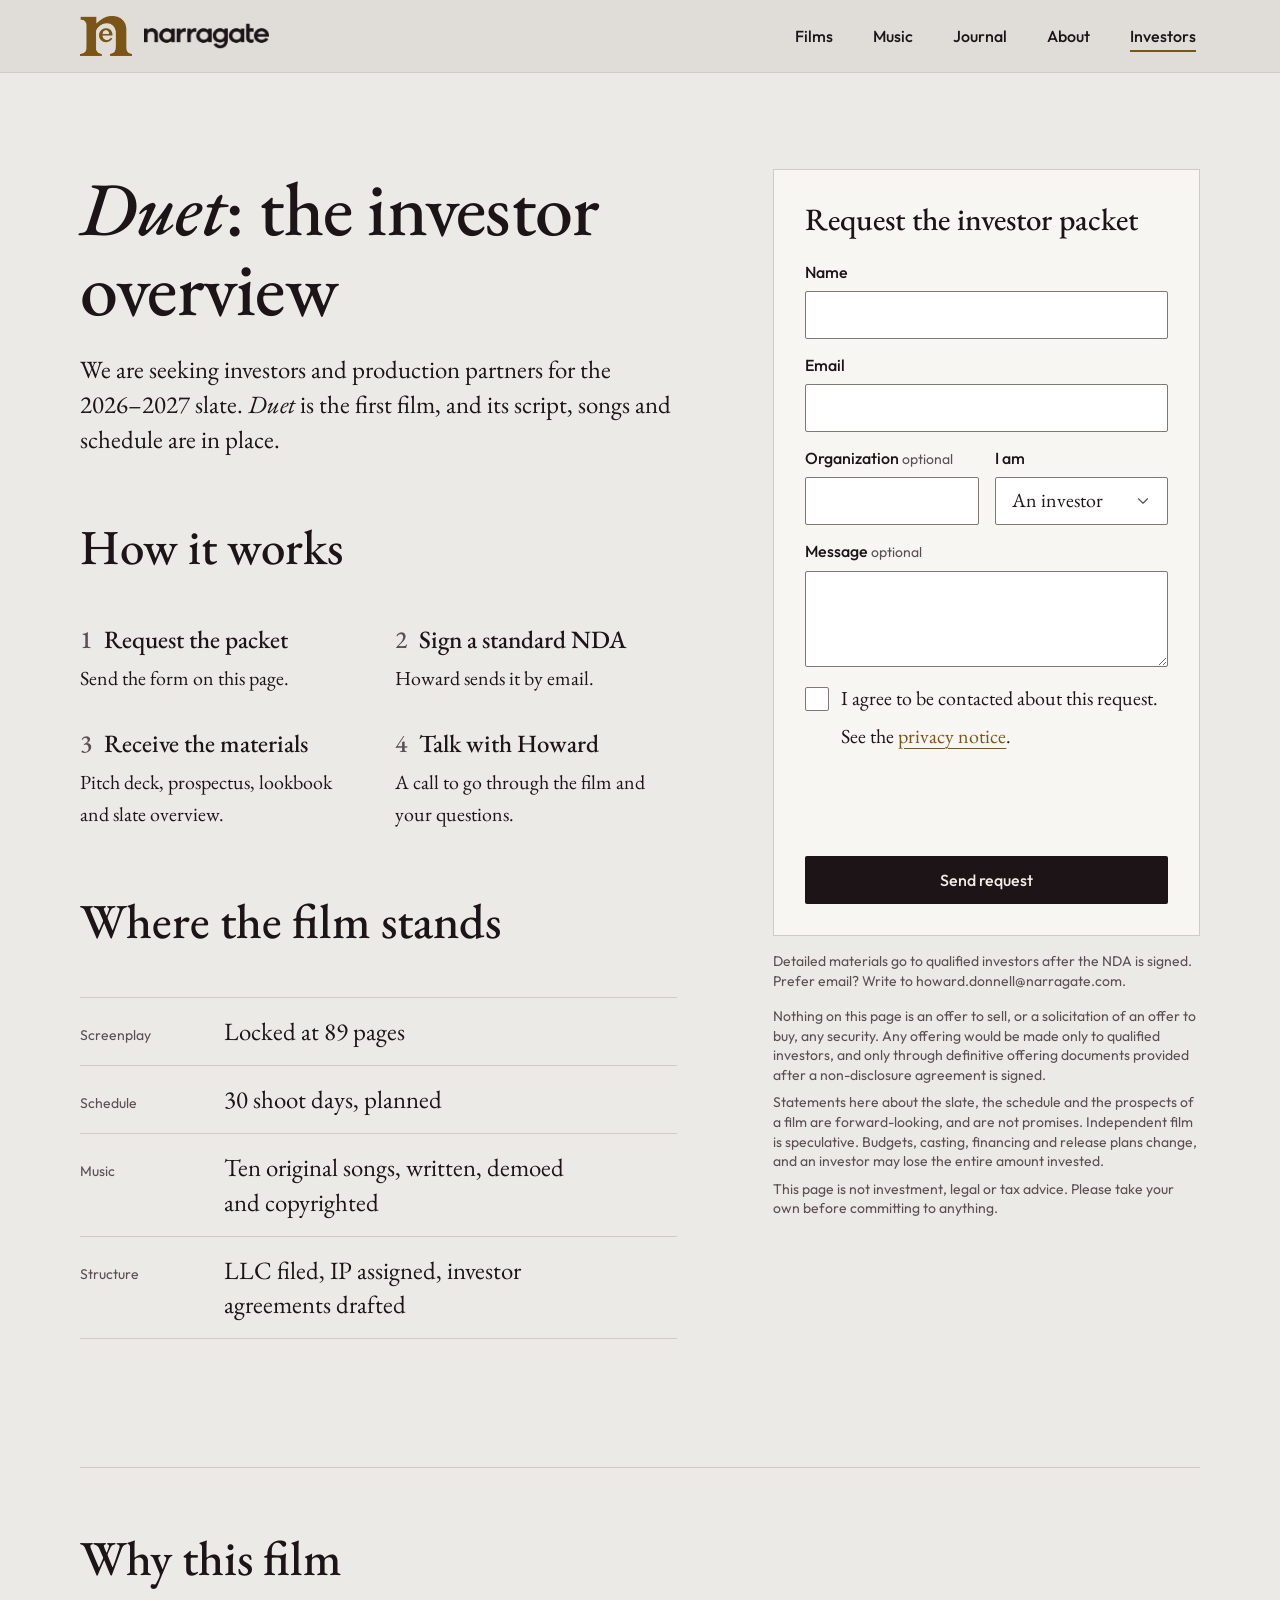
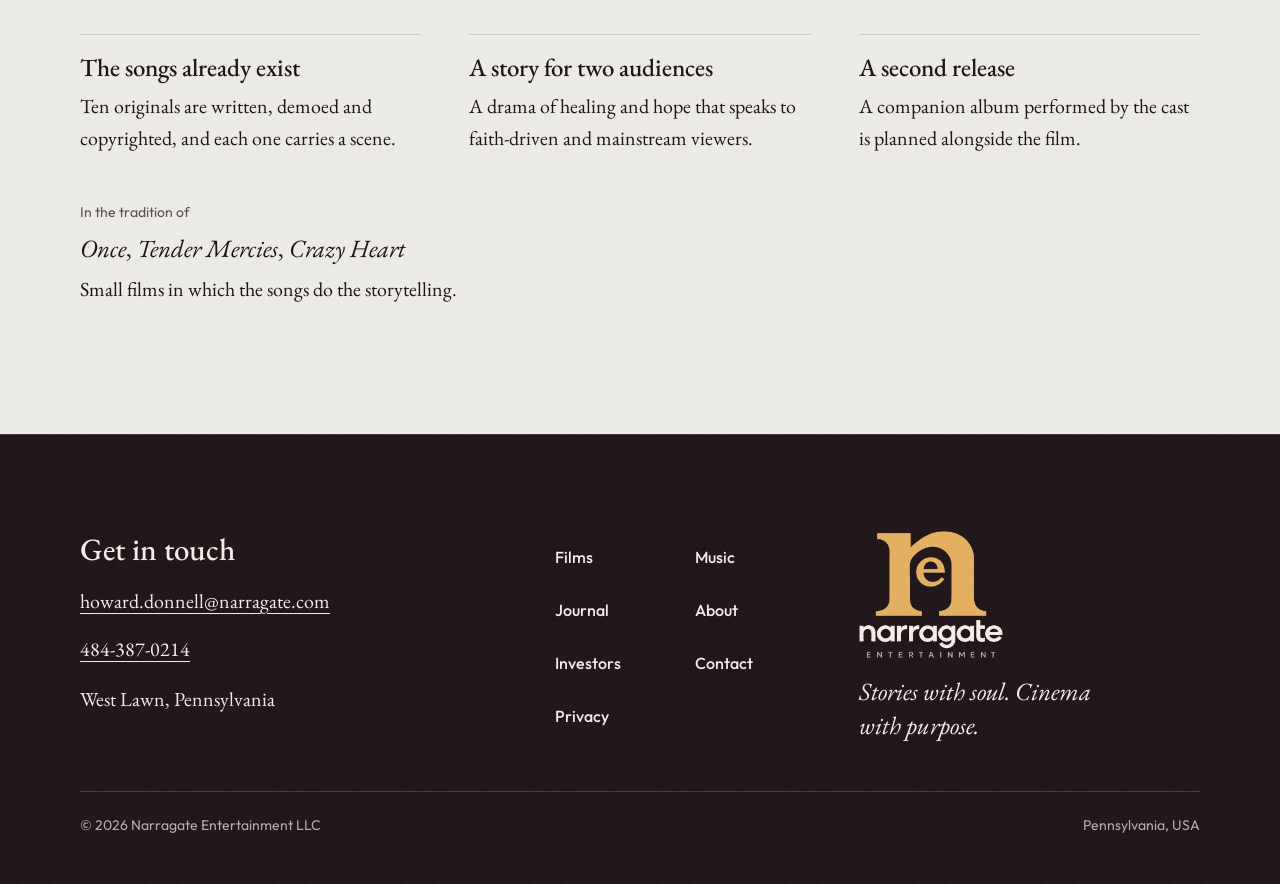
<file: investors.html>
<!doctype html>
<html lang="en">
<head>
<meta charset="utf-8">
<meta name="viewport" content="width=device-width, initial-scale=1">
<title>For investors | Narragate Entertainment</title>
<meta name="description" content="Duet: the investor overview, and how to request the investor packet.">
<link rel="canonical" href="https://narragate.com/investors.html">
<meta property="og:type" content="website">
<meta property="og:site_name" content="Narragate Entertainment">
<meta property="og:locale" content="en_US">
<meta property="og:title" content="For investors | Narragate Entertainment">
<meta property="og:description" content="Duet: the investor overview, and how to request the investor packet.">
<meta property="og:url" content="https://narragate.com/investors.html">
<meta property="og:image" content="https://narragate.com/assets/img/social-narragate.jpg">
<meta property="og:image:width" content="1200">
<meta property="og:image:height" content="630">
<meta property="og:image:alt" content="Narragate Entertainment: stories with soul, cinema with purpose">
<meta name="twitter:card" content="summary_large_image">
<meta name="twitter:title" content="For investors | Narragate Entertainment">
<meta name="twitter:description" content="Duet: the investor overview, and how to request the investor packet.">
<meta name="twitter:image" content="https://narragate.com/assets/img/social-narragate.jpg">
<meta name="theme-color" content="#21171B">
<link rel="icon" href="assets/favicon/favicon.ico" sizes="any">
<link rel="icon" type="image/png" sizes="32x32" href="assets/favicon/favicon-32x32.png">
<link rel="icon" type="image/png" sizes="16x16" href="assets/favicon/favicon-16x16.png">
<link rel="apple-touch-icon" href="assets/favicon/apple-touch-icon.png">
<link rel="stylesheet" href="assets/css/fonts.css">
<link rel="stylesheet" href="assets/css/narragate.css">
<script>(function(){var d=document.documentElement;try{if(sessionStorage.getItem('ng-lights')!=='1'){d.classList.add('first');sessionStorage.setItem('ng-lights','1');}}catch(e){d.classList.add('first');}})();</script>
<script src="https://challenges.cloudflare.com/turnstile/v0/api.js" async defer></script>
<script src="assets/js/site.js" defer></script>
</head>
<body>
<div class="ng">
<a class="skip ui" href="#main">Skip to content</a>
<header class="hdr lighth">
<div class="wrap hdr-in">
<a class="logo" href="index.html" aria-label="Narragate Entertainment, home"><img class="mk" src="assets/img/logo-mark-light.png" alt=""><img class="wd" src="assets/img/logo-word-light.png" alt=""></a>
<nav class="nav-l" aria-label="Primary">
<a class="nav-a" href="films.html">Films</a>
<a class="nav-a" href="music.html">Music</a>
<a class="nav-a" href="journal.html">Journal</a>
<a class="nav-a" href="about.html">About</a>
<a class="nav-a" href="investors.html" aria-current="page">Investors</a>
</nav>
<button class="menu-b" id="menu-open" type="button" aria-label="Open menu" aria-controls="menu" aria-expanded="false" data-act="openMenu"><svg viewBox="0 0 24 24" width="24" height="24" aria-hidden="true" fill="none" stroke="currentColor" stroke-width="1.75" stroke-linecap="round" stroke-linejoin="round"><path d="M4 7h16M4 12h16M4 17h16"></path></svg></button>
</div>
</header>
<div data-if="menuOpen" hidden>
<div class="sheet" id="menu" role="dialog" aria-modal="true" aria-label="Menu">
<div class="logo" style="justify-content: space-between">
<img class="mk" src="assets/img/logo-mark-dark.png" alt="">
<button class="x-b" id="menu-close" type="button" aria-label="Close menu" data-act="closeMenu"><svg viewBox="0 0 24 24" width="22" height="22" aria-hidden="true" fill="none" stroke="currentColor" stroke-width="1.75" stroke-linecap="round" stroke-linejoin="round"><path d="M6 6l12 12M18 6L6 18"></path></svg></button>
</div>
<nav class="stk" aria-label="Menu">
<a class="h3" href="index.html">Home</a>
<a class="h3" href="films.html">Films</a>
<a class="h3" href="music.html">Music</a>
<a class="h3" href="journal.html">Journal</a>
<a class="h3" href="about.html">About</a>
<a class="h3" href="investors.html" aria-current="page">Investors</a>
<a class="h3" href="contact.html">Contact</a>
</nav>
</div>
</div>
<main id="main">
<section class="screen">
<div class="wrap toppad">
<div class="inv">
<div class="stk" style="gap: 24px">
<h1 class="h1"><em>Duet</em>: the&nbsp;investor overview</h1>
<p class="lead measure">We are seeking investors and production partners for the 2026–2027 slate. <em>Duet</em> is the first film, and its script, songs and schedule are in place.</p>
</div>

<div class="inv-form stk" style="gap: 16px">
<div class="panel stk" style="gap: 24px">
<h2 class="h3">Request the investor packet</h2>
<div data-if="notSent">
<form class="stk" style="gap: 16px" data-form="investor" novalidate>
<div class="fld">
<label class="ui" for="fullname">Name</label>
<input class="inp" id="fullname" name="fullname" type="text" autocomplete="name" aria-invalid="false" data-invalid="name" aria-describedby="err-fullname" data-blur="name">
<div data-if="errName" hidden><div class="err" id="err-fullname"><svg viewBox="0 0 24 24" width="18" height="18" aria-hidden="true" fill="none" stroke="currentColor" stroke-width="1.75" stroke-linecap="round" stroke-linejoin="round"><circle cx="12" cy="12" r="9"></circle><path d="M12 7.5v5.5M12 16.4v.2"></path></svg><span>Enter your name.</span></div></div>
</div>
<div class="fld">
<label class="ui" for="email">Email</label>
<input class="inp" id="email" name="email" type="text" inputmode="email" autocomplete="email" aria-invalid="false" data-invalid="email" aria-describedby="err-email" data-blur="email">
<div data-if="errEmail" hidden><div class="err" id="err-email"><svg viewBox="0 0 24 24" width="18" height="18" aria-hidden="true" fill="none" stroke="currentColor" stroke-width="1.75" stroke-linecap="round" stroke-linejoin="round"><circle cx="12" cy="12" r="9"></circle><path d="M12 7.5v5.5M12 16.4v.2"></path></svg><span>Enter an email address we can reply to, like name@example.com.</span></div></div>
</div>
<div class="frow2">
<div class="fld">
<label class="ui" for="org">Organization <span class="meta mut">optional</span></label>
<input class="inp" id="org" name="org" type="text" autocomplete="organization">
</div>
<div class="fld">
<label class="ui" for="role">I am</label>
<div class="sel">
<select class="inp" id="role" name="role">
<option>An investor</option>
<option>A production partner</option>
<option>Something else</option>
</select>
<svg viewBox="0 0 24 24" width="18" height="18" aria-hidden="true" fill="none" stroke="currentColor" stroke-width="1.5" stroke-linecap="round" stroke-linejoin="round"><path d="M6 9l6 6 6-6"></path></svg>
</div>
</div>
</div>
<div class="fld">
<label class="ui" for="message">Message <span class="meta mut">optional</span></label>
<textarea class="inp" id="message" name="message" rows="2"></textarea>
</div>
<div class="stk" style="gap: 8px">
<label class="chk body" for="consent"><input id="consent" name="consent" type="checkbox" aria-describedby="err-consent"><span>I agree to be contacted about this request. See the <a class="lk lk-b" href="privacy.html">privacy notice</a>.</span></label>
<div data-if="errConsent" hidden><div class="err" id="err-consent"><svg viewBox="0 0 24 24" width="18" height="18" aria-hidden="true" fill="none" stroke="currentColor" stroke-width="1.75" stroke-linecap="round" stroke-linejoin="round"><circle cx="12" cy="12" r="9"></circle><path d="M12 7.5v5.5M12 16.4v.2"></path></svg><span>Tick the box so we can reply.</span></div></div>
</div>
<div data-if="failed" hidden><div class="err" role="alert"><svg viewBox="0 0 24 24" width="18" height="18" aria-hidden="true" fill="none" stroke="currentColor" stroke-width="1.75" stroke-linecap="round" stroke-linejoin="round"><circle cx="12" cy="12" r="9"></circle><path d="M12 7.5v5.5M12 16.4v.2"></path></svg><span>The request didn’t send. Try again, or email howard.donnell@narragate.com.</span></div></div>
<div class="hp" aria-hidden="true"><label for="website-investor">Leave this empty</label><input id="website-investor" name="website" type="text" tabindex="-1" autocomplete="off"></div>
<div data-challenge class="cf-turnstile" data-sitekey="0x4AAAAAAFgMg8dvy9zgc3sj" data-theme="light"></div>
<button class="btn btn-ink block" type="submit" data-label="Send request">Send request</button>
</form>
</div>
<div data-if="sent" hidden>
<div class="stk" id="sent" tabindex="-1" role="status" style="gap: 12px">
<div class="ok"><svg viewBox="0 0 24 24" width="20" height="20" aria-hidden="true" fill="none" stroke="currentColor" stroke-width="2" stroke-linecap="round" stroke-linejoin="round"><path d="M5 12.5l4.5 4.5L19 7.5"></path></svg><span class="ui">Request sent</span></div>
<p class="body">Howard will reply by email with the NDA. That is step 2 of 4.</p>
</div>
</div>
</div>
<p class="meta mut">Detailed materials go to qualified investors after the NDA is signed. Prefer email? Write to howard.donnell@narragate.com.</p>
<!-- DRAFT LEGAL NOTICE - NOT REVIEWED BY COUNSEL.
     Written to be conventional and accurate for a pre-offering film page, but
     securities wording is a lawyer's call. Replace with counsel's text before
     relying on it. See README, "Before it goes live". -->
<div class="stk meta mut" style="gap: 8px">
<p>Nothing on this page is an offer to sell, or a solicitation of an offer to buy, any security. Any offering would be made only to qualified investors, and only through definitive offering documents provided after a non-disclosure agreement is signed.</p>
<p>Statements here about the slate, the schedule and the prospects of a film are forward-looking, and are not promises. Independent film is speculative. Budgets, casting, financing and release plans change, and an investor may lose the entire amount invested.</p>
<p>This page is not investment, legal or tax advice. Please take your own before committing to anything.</p>
</div>
</div>

<div class="stk" style="gap: 64px">
<div class="stk" style="gap: 48px">
<h2 class="h2">How it works</h2>
<ol class="steps">
<li class="stk" style="gap: 8px"><div class="step-h"><span class="num">1</span><h3 class="t-item">Request the packet</h3><div data-if="sent" hidden><span class="tag ok"><svg viewBox="0 0 24 24" width="16" height="16" aria-hidden="true" fill="none" stroke="currentColor" stroke-width="2.25" stroke-linecap="round" stroke-linejoin="round"><path d="M5 12.5l4.5 4.5L19 7.5"></path></svg><span>Done</span></span></div></div><p class="body">Send the form on this page.</p></li>
<li class="stk" style="gap: 8px"><div class="step-h"><span class="num">2</span><h3 class="t-item">Sign a standard NDA</h3><div data-if="sent" hidden><span class="tag">Next</span></div></div><p class="body">Howard sends it by email.</p></li>
<li class="stk" style="gap: 8px"><div class="step-h"><span class="num">3</span><h3 class="t-item">Receive the materials</h3></div><p class="body">Pitch deck, prospectus, lookbook and slate overview.</p></li>
<li class="stk" style="gap: 8px"><div class="step-h"><span class="num">4</span><h3 class="t-item">Talk with Howard</h3></div><p class="body">A call to go through the film and your questions.</p></li>
</ol>
</div>
<div class="stk" style="gap: 48px">
<h2 class="h2">Where the film stands</h2>
<dl class="ledger">
<div><dt>Screenplay</dt><dd class="lead">Locked at 89 pages</dd></div>
<div><dt>Schedule</dt><dd class="lead">30 shoot days, planned</dd></div>
<div><dt>Music</dt><dd class="lead">Ten original songs, written, demoed and copyrighted</dd></div>
<div><dt>Structure</dt><dd class="lead">LLC filed, IP assigned, investor agreements drafted</dd></div>
</dl>
</div>
</div>
</div>
</div>
<div class="wrap sec pt0">
<div class="rule stk" style="gap: 48px; padding-top: 64px">
<h2 class="h2">Why this film</h2>
<div class="three">
<div class="rule stk" style="gap: 8px; padding-top: 16px"><h3 class="t-item">The songs already exist</h3><p class="body">Ten originals are written, demoed and copyrighted, and each one carries a scene.</p></div>
<div class="rule stk" style="gap: 8px; padding-top: 16px"><h3 class="t-item">A story for two audiences</h3><p class="body">A drama of healing and hope that speaks to faith-driven and mainstream viewers.</p></div>
<div class="rule stk" style="gap: 8px; padding-top: 16px"><h3 class="t-item">A second release</h3><p class="body">A companion album performed by the cast is planned alongside the film.</p></div>
</div>
<div class="stk">
<div class="meta mut">In the tradition of</div>
<p class="lead" style="margin-top: 8px"><em>Once</em>, <em>Tender Mercies</em>, <em>Crazy Heart</em></p>
<p class="body" style="margin-top: 8px">Small films in which the songs do the storytelling.</p>
</div>
</div>
</div>
</section>
</main>
<footer class="ftr grain" id="contact">
<div class="wrap ftrpad">
<div class="ftr-g">
<div class="stk" style="gap: 4px; align-items: flex-start">
<h2 class="h3" style="margin-bottom: 8px">Get in touch</h2>
<a class="body lk-q lk-b" href="mailto:howard.donnell@narragate.com" style="overflow-wrap: anywhere">howard.donnell@narragate.com</a>
<a class="body lk-q lk-b" href="tel:+14843870214">484-387-0214</a>
<div class="body" style="margin-top: 8px">West Lawn, Pennsylvania</div>
</div>
<nav class="ftr-l ui" aria-label="Footer">
<a href="films.html">Films</a>
<a href="music.html">Music</a>
<a href="journal.html">Journal</a>
<a href="about.html">About</a>
<a href="investors.html">Investors</a>
<a href="contact.html">Contact</a>
<a href="privacy.html">Privacy</a>
</nav>
<div class="stk" style="gap: 16px; align-items: flex-start">
<img class="brandimg" src="assets/img/logo-lockup-dark.png" alt="Narragate Entertainment" style="width: 144px; height: auto">
<p class="lead it">Stories with soul. Cinema with purpose.</p>
</div>
</div>
<div class="meta mut ftr-legal">
<span>© 2026 Narragate Entertainment LLC</span>
<span>Pennsylvania, USA</span>
</div>
</div>
</footer>
<div data-if="hasNow" hidden>
<div class="mini" role="region" aria-label="Player">
<div class="wrap mini-in">
<button class="pb bare not-s" type="button" aria-label="Previous song" data-act="prev"><svg viewBox="0 0 24 24" width="20" height="20" aria-hidden="true" fill="none" stroke="currentColor" stroke-width="1.75" stroke-linecap="round" stroke-linejoin="round"><path d="M18 6.5l-8 5.5 8 5.5z"></path><path d="M7 6.5v11"></path></svg></button>
<button class="pb on" type="button" aria-label="Pause" data-label="nowLabel" data-act="toggleNow">
<span data-if="nowOn"><svg viewBox="0 0 24 24" width="20" height="20" aria-hidden="true" fill="none" stroke="currentColor" stroke-width="2.25" stroke-linecap="round" stroke-linejoin="round"><path d="M9 6v12M15 6v12"></path></svg></span>
<span data-if="nowOff" hidden><svg viewBox="0 0 24 24" width="20" height="20" aria-hidden="true"><path d="M8 5.5v13l10.5-6.5z" fill="currentColor"></path></svg></span>
</button>
<button class="pb bare not-s" type="button" aria-label="Next song" data-act="next"><svg viewBox="0 0 24 24" width="20" height="20" aria-hidden="true" fill="none" stroke="currentColor" stroke-width="1.75" stroke-linecap="round" stroke-linejoin="round"><path d="M6 6.5l8 5.5-8 5.5z"></path><path d="M17 6.5v11"></path></svg></button>
<div class="stk" style="flex: 1 1 auto; min-width: 0; padding-left: 8px">
<span class="ui ell" data-bind="nowTitle"></span>
<span class="meta mut ell"><em data-bind="nowFilm"></em><span class="not-s" style="padding-left: 12px" data-bind="nowNote"></span></span>
</div>
<span class="meta time" aria-label="Time elapsed" data-bind="nowTime"></span>
<button class="pb bare" type="button" aria-label="Close player" data-act="stop"><svg viewBox="0 0 24 24" width="22" height="22" aria-hidden="true" fill="none" stroke="currentColor" stroke-width="1.75" stroke-linecap="round" stroke-linejoin="round"><path d="M6 6l12 12M18 6L6 18"></path></svg></button>
</div>
</div>
</div>
</div>
</body>
</html>
</file>
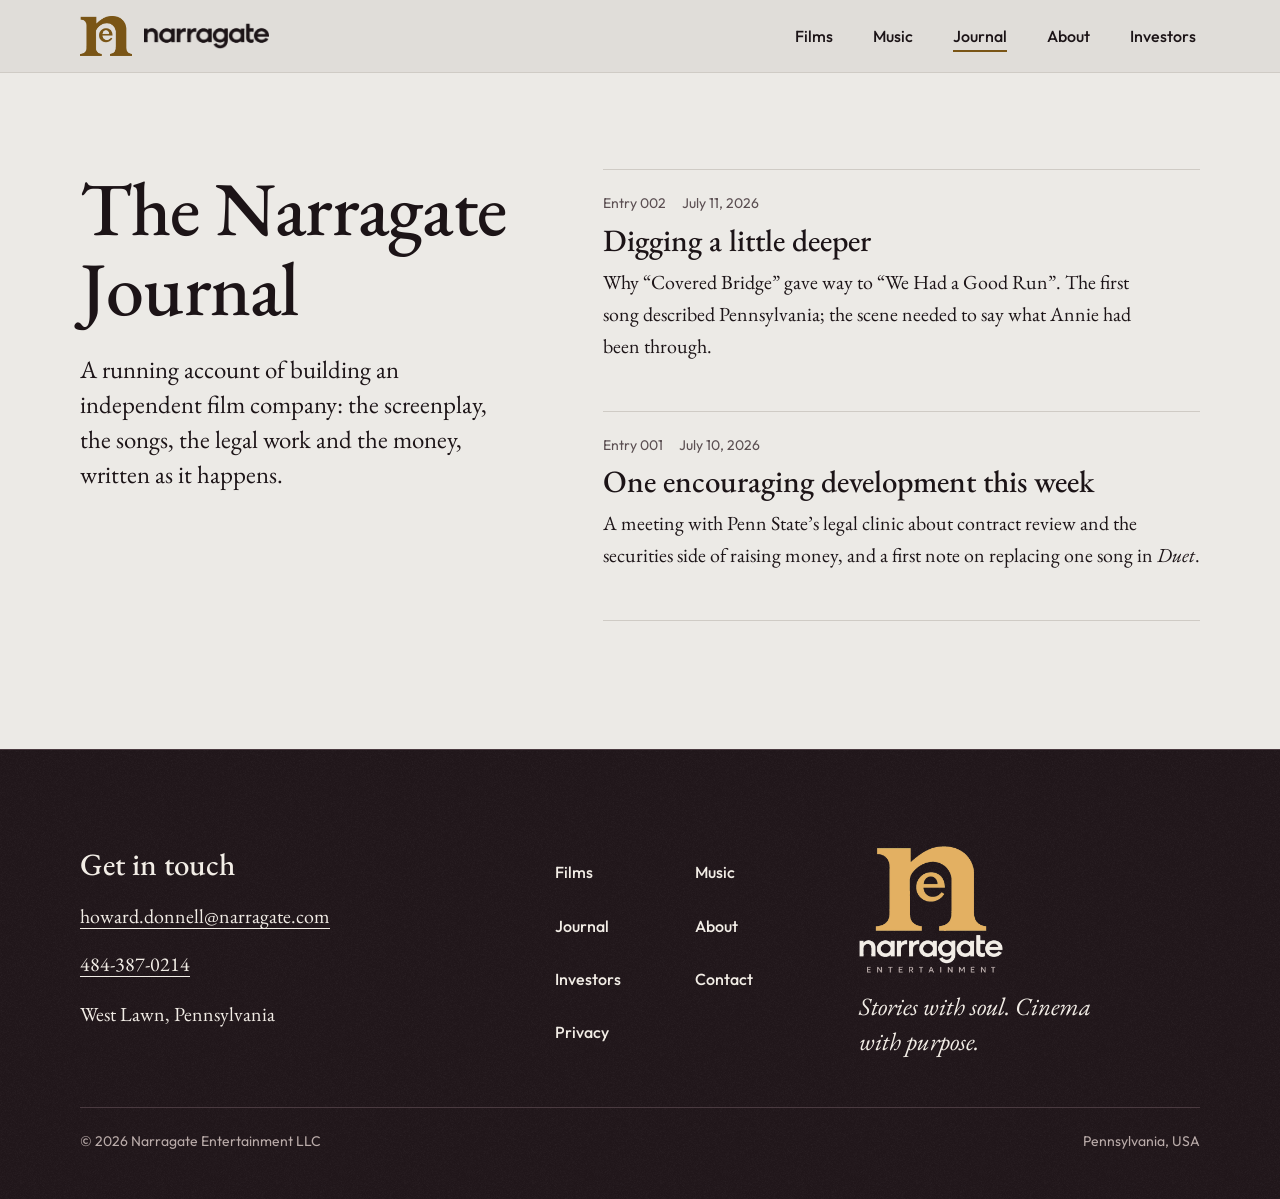
<file: journal.html>
<!doctype html>
<html lang="en">
<head>
<meta charset="utf-8">
<meta name="viewport" content="width=device-width, initial-scale=1">
<title>The Narragate Journal</title>
<meta name="description" content="A running account of building an independent film company.">
<link rel="canonical" href="https://narragate.com/journal.html">
<meta property="og:type" content="website">
<meta property="og:site_name" content="Narragate Entertainment">
<meta property="og:locale" content="en_US">
<meta property="og:title" content="The Narragate Journal">
<meta property="og:description" content="A running account of building an independent film company.">
<meta property="og:url" content="https://narragate.com/journal.html">
<meta property="og:image" content="https://narragate.com/assets/img/social-narragate.jpg">
<meta property="og:image:width" content="1200">
<meta property="og:image:height" content="630">
<meta property="og:image:alt" content="Narragate Entertainment: stories with soul, cinema with purpose">
<meta name="twitter:card" content="summary_large_image">
<meta name="twitter:title" content="The Narragate Journal">
<meta name="twitter:description" content="A running account of building an independent film company.">
<meta name="twitter:image" content="https://narragate.com/assets/img/social-narragate.jpg">
<meta name="theme-color" content="#21171B">
<link rel="icon" href="assets/favicon/favicon.ico" sizes="any">
<link rel="icon" type="image/png" sizes="32x32" href="assets/favicon/favicon-32x32.png">
<link rel="icon" type="image/png" sizes="16x16" href="assets/favicon/favicon-16x16.png">
<link rel="apple-touch-icon" href="assets/favicon/apple-touch-icon.png">
<link rel="stylesheet" href="assets/css/fonts.css">
<link rel="stylesheet" href="assets/css/narragate.css">
<script>(function(){var d=document.documentElement;try{if(sessionStorage.getItem('ng-lights')!=='1'){d.classList.add('first');sessionStorage.setItem('ng-lights','1');}}catch(e){d.classList.add('first');}})();</script>
<script src="assets/js/site.js" defer></script>
</head>
<body>
<div class="ng">
<a class="skip ui" href="#main">Skip to content</a>
<header class="hdr lighth">
<div class="wrap hdr-in">
<a class="logo" href="index.html" aria-label="Narragate Entertainment, home"><img class="mk" src="assets/img/logo-mark-light.png" alt=""><img class="wd" src="assets/img/logo-word-light.png" alt=""></a>
<nav class="nav-l" aria-label="Primary">
<a class="nav-a" href="films.html">Films</a>
<a class="nav-a" href="music.html">Music</a>
<a class="nav-a" href="journal.html" aria-current="page">Journal</a>
<a class="nav-a" href="about.html">About</a>
<a class="nav-a" href="investors.html">Investors</a>
</nav>
<button class="menu-b" id="menu-open" type="button" aria-label="Open menu" aria-controls="menu" aria-expanded="false" data-act="openMenu"><svg viewBox="0 0 24 24" width="24" height="24" aria-hidden="true" fill="none" stroke="currentColor" stroke-width="1.75" stroke-linecap="round" stroke-linejoin="round"><path d="M4 7h16M4 12h16M4 17h16"></path></svg></button>
</div>
</header>
<div data-if="menuOpen" hidden>
<div class="sheet" id="menu" role="dialog" aria-modal="true" aria-label="Menu">
<div class="logo" style="justify-content: space-between">
<img class="mk" src="assets/img/logo-mark-dark.png" alt="">
<button class="x-b" id="menu-close" type="button" aria-label="Close menu" data-act="closeMenu"><svg viewBox="0 0 24 24" width="22" height="22" aria-hidden="true" fill="none" stroke="currentColor" stroke-width="1.75" stroke-linecap="round" stroke-linejoin="round"><path d="M6 6l12 12M18 6L6 18"></path></svg></button>
</div>
<nav class="stk" aria-label="Menu">
<a class="h3" href="index.html">Home</a>
<a class="h3" href="films.html">Films</a>
<a class="h3" href="music.html">Music</a>
<a class="h3" href="journal.html" aria-current="page">Journal</a>
<a class="h3" href="about.html">About</a>
<a class="h3" href="investors.html">Investors</a>
<a class="h3" href="contact.html">Contact</a>
</nav>
</div>
</div>
<main id="main">
<section class="screen">
<div class="wrap toppad">
<div class="two-r">
<div class="stk stick" style="gap: 24px">
<h1 class="h1">The Narragate Journal</h1>
<p class="lead">A running account of building an independent film company: the screenplay, the songs, the legal work and the money, written as it happens.</p>
</div>
<div class="stk" style="gap: 48px">
<article class="rule stk" style="gap: 8px; padding-top: 24px">
<div class="meta mut" style="display: flex; flex-wrap: wrap; gap: 0 16px"><span>Entry 002</span><span>July 11, 2026</span></div>
<h3 class="h3">Digging a little deeper</h3>
<p class="body">Why “Covered Bridge” gave way to “We Had a Good Run”. The first song described Pennsylvania; the scene needed to say what Annie had been through.</p>
</article>
<article class="rule stk" style="gap: 8px; padding-top: 24px">
<div class="meta mut" style="display: flex; flex-wrap: wrap; gap: 0 16px"><span>Entry 001</span><span>July 10, 2026</span></div>
<h3 class="h3">One encouraging development this week</h3>
<p class="body">A meeting with Penn State’s legal clinic about contract review and the securities side of raising money, and a first note on replacing one song in <em>Duet</em>.</p>
</article>
<div class="rule"></div>
</div>
</div>
</div>
</section>
</main>
<footer class="ftr grain" id="contact">
<div class="wrap ftrpad">
<div class="ftr-g">
<div class="stk" style="gap: 4px; align-items: flex-start">
<h2 class="h3" style="margin-bottom: 8px">Get in touch</h2>
<a class="body lk-q lk-b" href="mailto:howard.donnell@narragate.com" style="overflow-wrap: anywhere">howard.donnell@narragate.com</a>
<a class="body lk-q lk-b" href="tel:+14843870214">484-387-0214</a>
<div class="body" style="margin-top: 8px">West Lawn, Pennsylvania</div>
</div>
<nav class="ftr-l ui" aria-label="Footer">
<a href="films.html">Films</a>
<a href="music.html">Music</a>
<a href="journal.html">Journal</a>
<a href="about.html">About</a>
<a href="investors.html">Investors</a>
<a href="contact.html">Contact</a>
<a href="privacy.html">Privacy</a>
</nav>
<div class="stk" style="gap: 16px; align-items: flex-start">
<img class="brandimg" src="assets/img/logo-lockup-dark.png" alt="Narragate Entertainment" style="width: 144px; height: auto">
<p class="lead it">Stories with soul. Cinema with purpose.</p>
</div>
</div>
<div class="meta mut ftr-legal">
<span>© 2026 Narragate Entertainment LLC</span>
<span>Pennsylvania, USA</span>
</div>
</div>
</footer>
<div data-if="hasNow" hidden>
<div class="mini" role="region" aria-label="Player">
<div class="wrap mini-in">
<button class="pb bare not-s" type="button" aria-label="Previous song" data-act="prev"><svg viewBox="0 0 24 24" width="20" height="20" aria-hidden="true" fill="none" stroke="currentColor" stroke-width="1.75" stroke-linecap="round" stroke-linejoin="round"><path d="M18 6.5l-8 5.5 8 5.5z"></path><path d="M7 6.5v11"></path></svg></button>
<button class="pb on" type="button" aria-label="Pause" data-label="nowLabel" data-act="toggleNow">
<span data-if="nowOn"><svg viewBox="0 0 24 24" width="20" height="20" aria-hidden="true" fill="none" stroke="currentColor" stroke-width="2.25" stroke-linecap="round" stroke-linejoin="round"><path d="M9 6v12M15 6v12"></path></svg></span>
<span data-if="nowOff" hidden><svg viewBox="0 0 24 24" width="20" height="20" aria-hidden="true"><path d="M8 5.5v13l10.5-6.5z" fill="currentColor"></path></svg></span>
</button>
<button class="pb bare not-s" type="button" aria-label="Next song" data-act="next"><svg viewBox="0 0 24 24" width="20" height="20" aria-hidden="true" fill="none" stroke="currentColor" stroke-width="1.75" stroke-linecap="round" stroke-linejoin="round"><path d="M6 6.5l8 5.5-8 5.5z"></path><path d="M17 6.5v11"></path></svg></button>
<div class="stk" style="flex: 1 1 auto; min-width: 0; padding-left: 8px">
<span class="ui ell" data-bind="nowTitle"></span>
<span class="meta mut ell"><em data-bind="nowFilm"></em><span class="not-s" style="padding-left: 12px" data-bind="nowNote"></span></span>
</div>
<span class="meta time" aria-label="Time elapsed" data-bind="nowTime"></span>
<button class="pb bare" type="button" aria-label="Close player" data-act="stop"><svg viewBox="0 0 24 24" width="22" height="22" aria-hidden="true" fill="none" stroke="currentColor" stroke-width="1.75" stroke-linecap="round" stroke-linejoin="round"><path d="M6 6l12 12M18 6L6 18"></path></svg></button>
</div>
</div>
</div>
</div>
</body>
</html>
</file>
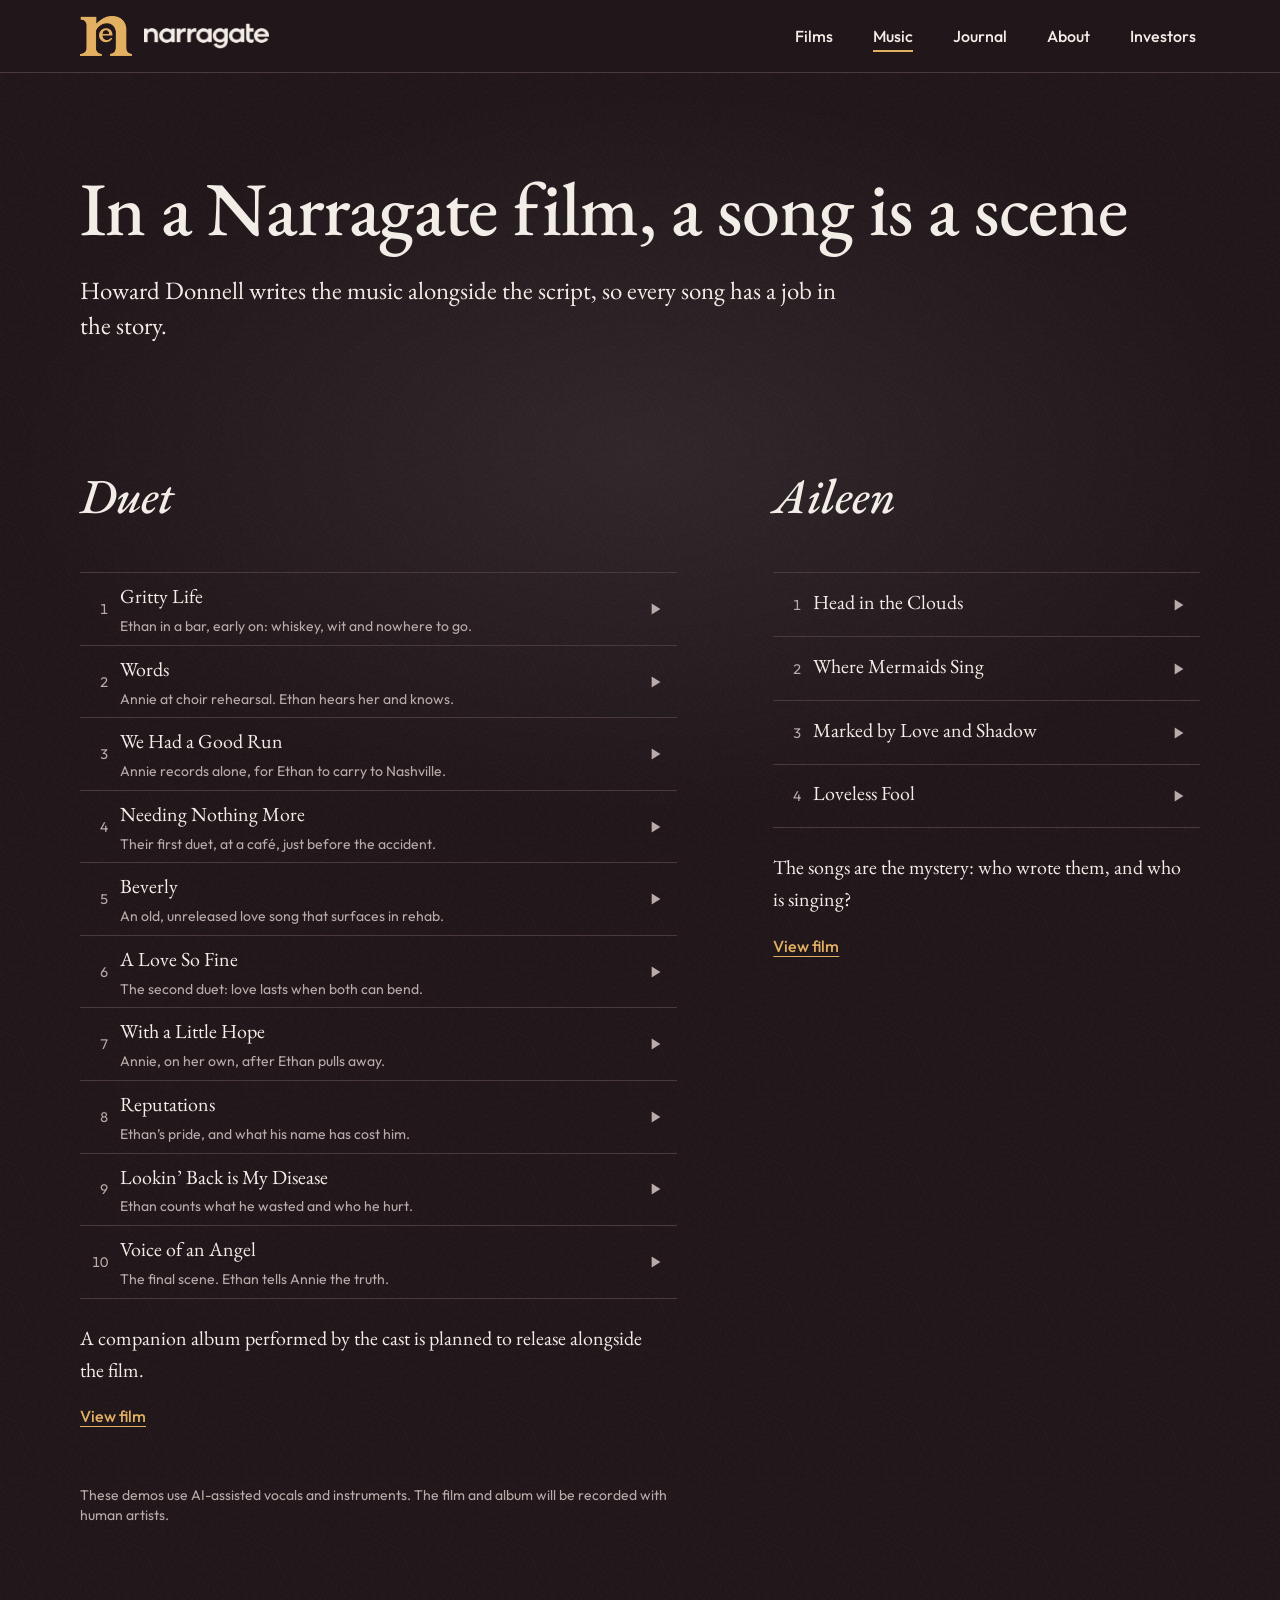
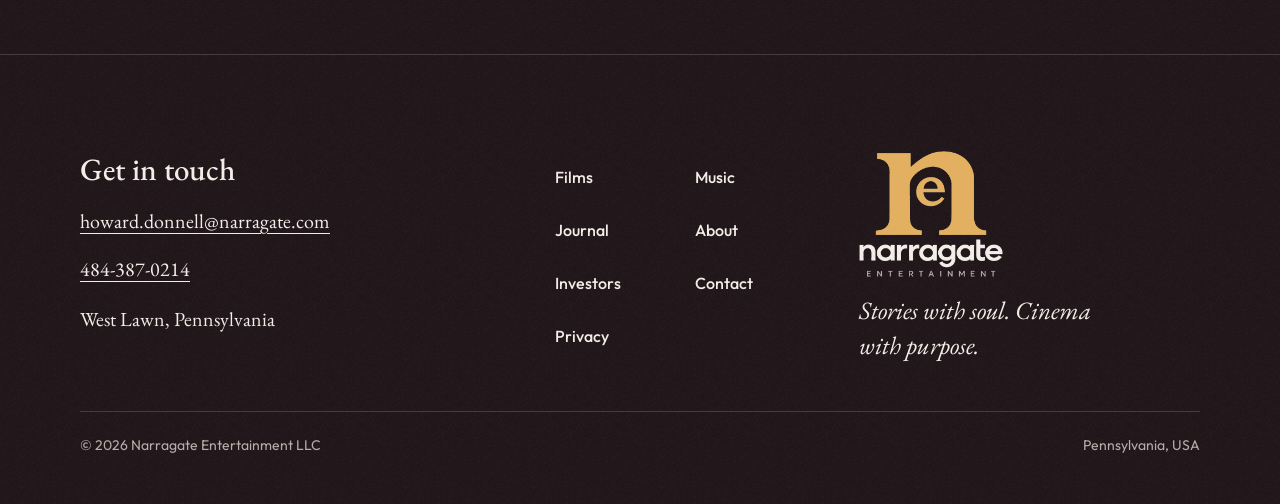
<file: music.html>
<!doctype html>
<html lang="en">
<head>
<meta charset="utf-8">
<meta name="viewport" content="width=device-width, initial-scale=1">
<title>Music | Narragate Entertainment</title>
<meta name="description" content="In a Narragate film, a song is a scene. Hear the songs from Duet and Aileen.">
<link rel="canonical" href="https://narragate.com/music.html">
<meta property="og:type" content="website">
<meta property="og:site_name" content="Narragate Entertainment">
<meta property="og:locale" content="en_US">
<meta property="og:title" content="Music | Narragate Entertainment">
<meta property="og:description" content="In a Narragate film, a song is a scene. Hear the songs from Duet and Aileen.">
<meta property="og:url" content="https://narragate.com/music.html">
<meta property="og:image" content="https://narragate.com/assets/img/social-narragate.jpg">
<meta property="og:image:width" content="1200">
<meta property="og:image:height" content="630">
<meta property="og:image:alt" content="Narragate Entertainment: stories with soul, cinema with purpose">
<meta name="twitter:card" content="summary_large_image">
<meta name="twitter:title" content="Music | Narragate Entertainment">
<meta name="twitter:description" content="In a Narragate film, a song is a scene. Hear the songs from Duet and Aileen.">
<meta name="twitter:image" content="https://narragate.com/assets/img/social-narragate.jpg">
<meta name="theme-color" content="#21171B">
<link rel="icon" href="assets/favicon/favicon.ico" sizes="any">
<link rel="icon" type="image/png" sizes="32x32" href="assets/favicon/favicon-32x32.png">
<link rel="icon" type="image/png" sizes="16x16" href="assets/favicon/favicon-16x16.png">
<link rel="apple-touch-icon" href="assets/favicon/apple-touch-icon.png">
<link rel="stylesheet" href="assets/css/fonts.css">
<link rel="stylesheet" href="assets/css/narragate.css">
<script>(function(){var d=document.documentElement;try{if(sessionStorage.getItem('ng-lights')!=='1'){d.classList.add('first');sessionStorage.setItem('ng-lights','1');}}catch(e){d.classList.add('first');}})();</script>
<script src="assets/js/site.js" defer></script>
</head>
<body>
<div class="ng">
<a class="skip ui" href="#main">Skip to content</a>
<header class="hdr">
<div class="wrap hdr-in">
<a class="logo" href="index.html" aria-label="Narragate Entertainment, home"><img class="mk" src="assets/img/logo-mark-dark.png" alt=""><img class="wd" src="assets/img/logo-word-dark.png" alt=""></a>
<nav class="nav-l" aria-label="Primary">
<a class="nav-a" href="films.html">Films</a>
<a class="nav-a" href="music.html" aria-current="page">Music</a>
<a class="nav-a" href="journal.html">Journal</a>
<a class="nav-a" href="about.html">About</a>
<a class="nav-a" href="investors.html">Investors</a>
</nav>
<button class="menu-b" id="menu-open" type="button" aria-label="Open menu" aria-controls="menu" aria-expanded="false" data-act="openMenu"><svg viewBox="0 0 24 24" width="24" height="24" aria-hidden="true" fill="none" stroke="currentColor" stroke-width="1.75" stroke-linecap="round" stroke-linejoin="round"><path d="M4 7h16M4 12h16M4 17h16"></path></svg></button>
</div>
</header>
<div data-if="menuOpen" hidden>
<div class="sheet" id="menu" role="dialog" aria-modal="true" aria-label="Menu">
<div class="logo" style="justify-content: space-between">
<img class="mk" src="assets/img/logo-mark-dark.png" alt="">
<button class="x-b" id="menu-close" type="button" aria-label="Close menu" data-act="closeMenu"><svg viewBox="0 0 24 24" width="22" height="22" aria-hidden="true" fill="none" stroke="currentColor" stroke-width="1.75" stroke-linecap="round" stroke-linejoin="round"><path d="M6 6l12 12M18 6L6 18"></path></svg></button>
</div>
<nav class="stk" aria-label="Menu">
<a class="h3" href="index.html">Home</a>
<a class="h3" href="films.html">Films</a>
<a class="h3" href="music.html" aria-current="page">Music</a>
<a class="h3" href="journal.html">Journal</a>
<a class="h3" href="about.html">About</a>
<a class="h3" href="investors.html">Investors</a>
<a class="h3" href="contact.html">Contact</a>
</nav>
</div>
</div>
<main id="main">
<section class="house grain plight">
<div class="wrap toppad stk" style="gap: 24px">
<h1 class="h1">In a Narragate film, a song is a scene</h1>
<p class="lead measure">Howard Donnell writes the music alongside the script, so every song has a job in the story.</p>
</div>
<div class="wrap sec pt0">
<div class="two">
<div class="stk">
<h2 class="h2 it">Duet</h2>
<div style="margin-top: 48px">
<ol class="trks">
<li>
<button class="trk" type="button" aria-label="Play Gritty Life" aria-pressed="false" data-track="d1" data-title="Gritty Life">
<span class="trk-n">
<span data-off><span>1</span></span>
<span data-on hidden><span class="meter"><i></i><i></i><i></i></span></span>
</span>
<span class="trk-t"><span class="body trk-name">Gritty Life</span><span class="meta mut">Ethan in a bar, early on: whiskey, wit and nowhere to go.</span></span>
<span class="ring">
<span data-on hidden><svg viewBox="0 0 24 24" width="20" height="20" aria-hidden="true" fill="none" stroke="currentColor" stroke-width="2.25" stroke-linecap="round" stroke-linejoin="round"><path d="M9 6v12M15 6v12"></path></svg></span>
<span data-off><svg viewBox="0 0 24 24" width="20" height="20" aria-hidden="true"><path d="M8 5.5v13l10.5-6.5z" fill="currentColor"></path></svg></span>
</span>
</button>
</li>
<li>
<button class="trk" type="button" aria-label="Play Words" aria-pressed="false" data-track="d2" data-title="Words">
<span class="trk-n">
<span data-off><span>2</span></span>
<span data-on hidden><span class="meter"><i></i><i></i><i></i></span></span>
</span>
<span class="trk-t"><span class="body trk-name">Words</span><span class="meta mut">Annie at choir rehearsal. Ethan hears her and knows.</span></span>
<span class="ring">
<span data-on hidden><svg viewBox="0 0 24 24" width="20" height="20" aria-hidden="true" fill="none" stroke="currentColor" stroke-width="2.25" stroke-linecap="round" stroke-linejoin="round"><path d="M9 6v12M15 6v12"></path></svg></span>
<span data-off><svg viewBox="0 0 24 24" width="20" height="20" aria-hidden="true"><path d="M8 5.5v13l10.5-6.5z" fill="currentColor"></path></svg></span>
</span>
</button>
</li>
<li>
<button class="trk" type="button" aria-label="Play We Had a Good Run" aria-pressed="false" data-track="d3" data-title="We Had a Good Run">
<span class="trk-n">
<span data-off><span>3</span></span>
<span data-on hidden><span class="meter"><i></i><i></i><i></i></span></span>
</span>
<span class="trk-t"><span class="body trk-name">We Had a Good Run</span><span class="meta mut">Annie records alone, for Ethan to carry to Nashville.</span></span>
<span class="ring">
<span data-on hidden><svg viewBox="0 0 24 24" width="20" height="20" aria-hidden="true" fill="none" stroke="currentColor" stroke-width="2.25" stroke-linecap="round" stroke-linejoin="round"><path d="M9 6v12M15 6v12"></path></svg></span>
<span data-off><svg viewBox="0 0 24 24" width="20" height="20" aria-hidden="true"><path d="M8 5.5v13l10.5-6.5z" fill="currentColor"></path></svg></span>
</span>
</button>
</li>
<li>
<button class="trk" type="button" aria-label="Play Needing Nothing More" aria-pressed="false" data-track="d4" data-title="Needing Nothing More">
<span class="trk-n">
<span data-off><span>4</span></span>
<span data-on hidden><span class="meter"><i></i><i></i><i></i></span></span>
</span>
<span class="trk-t"><span class="body trk-name">Needing Nothing More</span><span class="meta mut">Their first duet, at a café, just before the accident.</span></span>
<span class="ring">
<span data-on hidden><svg viewBox="0 0 24 24" width="20" height="20" aria-hidden="true" fill="none" stroke="currentColor" stroke-width="2.25" stroke-linecap="round" stroke-linejoin="round"><path d="M9 6v12M15 6v12"></path></svg></span>
<span data-off><svg viewBox="0 0 24 24" width="20" height="20" aria-hidden="true"><path d="M8 5.5v13l10.5-6.5z" fill="currentColor"></path></svg></span>
</span>
</button>
</li>
<li>
<button class="trk" type="button" aria-label="Play Beverly" aria-pressed="false" data-track="d5" data-title="Beverly">
<span class="trk-n">
<span data-off><span>5</span></span>
<span data-on hidden><span class="meter"><i></i><i></i><i></i></span></span>
</span>
<span class="trk-t"><span class="body trk-name">Beverly</span><span class="meta mut">An old, unreleased love song that surfaces in rehab.</span></span>
<span class="ring">
<span data-on hidden><svg viewBox="0 0 24 24" width="20" height="20" aria-hidden="true" fill="none" stroke="currentColor" stroke-width="2.25" stroke-linecap="round" stroke-linejoin="round"><path d="M9 6v12M15 6v12"></path></svg></span>
<span data-off><svg viewBox="0 0 24 24" width="20" height="20" aria-hidden="true"><path d="M8 5.5v13l10.5-6.5z" fill="currentColor"></path></svg></span>
</span>
</button>
</li>
<li>
<button class="trk" type="button" aria-label="Play A Love So Fine" aria-pressed="false" data-track="d6" data-title="A Love So Fine">
<span class="trk-n">
<span data-off><span>6</span></span>
<span data-on hidden><span class="meter"><i></i><i></i><i></i></span></span>
</span>
<span class="trk-t"><span class="body trk-name">A Love So Fine</span><span class="meta mut">The second duet: love lasts when both can bend.</span></span>
<span class="ring">
<span data-on hidden><svg viewBox="0 0 24 24" width="20" height="20" aria-hidden="true" fill="none" stroke="currentColor" stroke-width="2.25" stroke-linecap="round" stroke-linejoin="round"><path d="M9 6v12M15 6v12"></path></svg></span>
<span data-off><svg viewBox="0 0 24 24" width="20" height="20" aria-hidden="true"><path d="M8 5.5v13l10.5-6.5z" fill="currentColor"></path></svg></span>
</span>
</button>
</li>
<li>
<button class="trk" type="button" aria-label="Play With a Little Hope" aria-pressed="false" data-track="d7" data-title="With a Little Hope">
<span class="trk-n">
<span data-off><span>7</span></span>
<span data-on hidden><span class="meter"><i></i><i></i><i></i></span></span>
</span>
<span class="trk-t"><span class="body trk-name">With a Little Hope</span><span class="meta mut">Annie, on her own, after Ethan pulls away.</span></span>
<span class="ring">
<span data-on hidden><svg viewBox="0 0 24 24" width="20" height="20" aria-hidden="true" fill="none" stroke="currentColor" stroke-width="2.25" stroke-linecap="round" stroke-linejoin="round"><path d="M9 6v12M15 6v12"></path></svg></span>
<span data-off><svg viewBox="0 0 24 24" width="20" height="20" aria-hidden="true"><path d="M8 5.5v13l10.5-6.5z" fill="currentColor"></path></svg></span>
</span>
</button>
</li>
<li>
<button class="trk" type="button" aria-label="Play Reputations" aria-pressed="false" data-track="d8" data-title="Reputations">
<span class="trk-n">
<span data-off><span>8</span></span>
<span data-on hidden><span class="meter"><i></i><i></i><i></i></span></span>
</span>
<span class="trk-t"><span class="body trk-name">Reputations</span><span class="meta mut">Ethan’s pride, and what his name has cost him.</span></span>
<span class="ring">
<span data-on hidden><svg viewBox="0 0 24 24" width="20" height="20" aria-hidden="true" fill="none" stroke="currentColor" stroke-width="2.25" stroke-linecap="round" stroke-linejoin="round"><path d="M9 6v12M15 6v12"></path></svg></span>
<span data-off><svg viewBox="0 0 24 24" width="20" height="20" aria-hidden="true"><path d="M8 5.5v13l10.5-6.5z" fill="currentColor"></path></svg></span>
</span>
</button>
</li>
<li>
<button class="trk" type="button" aria-label="Play Lookin’ Back is My Disease" aria-pressed="false" data-track="d9" data-title="Lookin’ Back is My Disease">
<span class="trk-n">
<span data-off><span>9</span></span>
<span data-on hidden><span class="meter"><i></i><i></i><i></i></span></span>
</span>
<span class="trk-t"><span class="body trk-name">Lookin’ Back is My Disease</span><span class="meta mut">Ethan counts what he wasted and who he hurt.</span></span>
<span class="ring">
<span data-on hidden><svg viewBox="0 0 24 24" width="20" height="20" aria-hidden="true" fill="none" stroke="currentColor" stroke-width="2.25" stroke-linecap="round" stroke-linejoin="round"><path d="M9 6v12M15 6v12"></path></svg></span>
<span data-off><svg viewBox="0 0 24 24" width="20" height="20" aria-hidden="true"><path d="M8 5.5v13l10.5-6.5z" fill="currentColor"></path></svg></span>
</span>
</button>
</li>
<li>
<button class="trk" type="button" aria-label="Play Voice of an Angel" aria-pressed="false" data-track="d10" data-title="Voice of an Angel">
<span class="trk-n">
<span data-off><span>10</span></span>
<span data-on hidden><span class="meter"><i></i><i></i><i></i></span></span>
</span>
<span class="trk-t"><span class="body trk-name">Voice of an Angel</span><span class="meta mut">The final scene. Ethan tells Annie the truth.</span></span>
<span class="ring">
<span data-on hidden><svg viewBox="0 0 24 24" width="20" height="20" aria-hidden="true" fill="none" stroke="currentColor" stroke-width="2.25" stroke-linecap="round" stroke-linejoin="round"><path d="M9 6v12M15 6v12"></path></svg></span>
<span data-off><svg viewBox="0 0 24 24" width="20" height="20" aria-hidden="true"><path d="M8 5.5v13l10.5-6.5z" fill="currentColor"></path></svg></span>
</span>
</button>
</li>

</ol>
</div>
<p class="body measure" style="margin-top: 24px">A companion album performed by the cast is planned to release alongside the film.</p>
<div class="ui" style="margin-top: 8px"><a class="lk lk-b" href="duet.html">View film</a></div>
</div>
<div class="stk">
<h2 class="h2 it">Aileen</h2>
<div style="margin-top: 48px">
<ol class="trks">
<li>
<button class="trk" type="button" aria-label="Play Head in the Clouds" aria-pressed="false" data-track="a1" data-title="Head in the Clouds">
<span class="trk-n">
<span data-off><span>1</span></span>
<span data-on hidden><span class="meter"><i></i><i></i><i></i></span></span>
</span>
<span class="trk-t"><span class="body trk-name">Head in the Clouds</span><span class="meta mut"></span></span>
<span class="ring">
<span data-on hidden><svg viewBox="0 0 24 24" width="20" height="20" aria-hidden="true" fill="none" stroke="currentColor" stroke-width="2.25" stroke-linecap="round" stroke-linejoin="round"><path d="M9 6v12M15 6v12"></path></svg></span>
<span data-off><svg viewBox="0 0 24 24" width="20" height="20" aria-hidden="true"><path d="M8 5.5v13l10.5-6.5z" fill="currentColor"></path></svg></span>
</span>
</button>
</li>
<li>
<button class="trk" type="button" aria-label="Play Where Mermaids Sing" aria-pressed="false" data-track="a2" data-title="Where Mermaids Sing">
<span class="trk-n">
<span data-off><span>2</span></span>
<span data-on hidden><span class="meter"><i></i><i></i><i></i></span></span>
</span>
<span class="trk-t"><span class="body trk-name">Where Mermaids Sing</span><span class="meta mut"></span></span>
<span class="ring">
<span data-on hidden><svg viewBox="0 0 24 24" width="20" height="20" aria-hidden="true" fill="none" stroke="currentColor" stroke-width="2.25" stroke-linecap="round" stroke-linejoin="round"><path d="M9 6v12M15 6v12"></path></svg></span>
<span data-off><svg viewBox="0 0 24 24" width="20" height="20" aria-hidden="true"><path d="M8 5.5v13l10.5-6.5z" fill="currentColor"></path></svg></span>
</span>
</button>
</li>
<li>
<button class="trk" type="button" aria-label="Play Marked by Love and Shadow" aria-pressed="false" data-track="a3" data-title="Marked by Love and Shadow">
<span class="trk-n">
<span data-off><span>3</span></span>
<span data-on hidden><span class="meter"><i></i><i></i><i></i></span></span>
</span>
<span class="trk-t"><span class="body trk-name">Marked by Love and Shadow</span><span class="meta mut"></span></span>
<span class="ring">
<span data-on hidden><svg viewBox="0 0 24 24" width="20" height="20" aria-hidden="true" fill="none" stroke="currentColor" stroke-width="2.25" stroke-linecap="round" stroke-linejoin="round"><path d="M9 6v12M15 6v12"></path></svg></span>
<span data-off><svg viewBox="0 0 24 24" width="20" height="20" aria-hidden="true"><path d="M8 5.5v13l10.5-6.5z" fill="currentColor"></path></svg></span>
</span>
</button>
</li>
<li>
<button class="trk" type="button" aria-label="Play Loveless Fool" aria-pressed="false" data-track="a4" data-title="Loveless Fool">
<span class="trk-n">
<span data-off><span>4</span></span>
<span data-on hidden><span class="meter"><i></i><i></i><i></i></span></span>
</span>
<span class="trk-t"><span class="body trk-name">Loveless Fool</span><span class="meta mut"></span></span>
<span class="ring">
<span data-on hidden><svg viewBox="0 0 24 24" width="20" height="20" aria-hidden="true" fill="none" stroke="currentColor" stroke-width="2.25" stroke-linecap="round" stroke-linejoin="round"><path d="M9 6v12M15 6v12"></path></svg></span>
<span data-off><svg viewBox="0 0 24 24" width="20" height="20" aria-hidden="true"><path d="M8 5.5v13l10.5-6.5z" fill="currentColor"></path></svg></span>
</span>
</button>
</li>

</ol>
</div>
<p class="body" style="margin-top: 24px">The songs are the mystery: who wrote them, and who is singing?</p>
<div class="ui" style="margin-top: 8px"><a class="lk lk-b" href="aileen.html">View film</a></div>
</div>
</div>
<p class="meta mut measure" style="margin-top: 48px">These demos use AI-assisted vocals and instruments. The film and album will be recorded with human artists.</p>
</div>
</section>
</main>
<footer class="ftr grain" id="contact">
<div class="wrap ftrpad">
<div class="ftr-g">
<div class="stk" style="gap: 4px; align-items: flex-start">
<h2 class="h3" style="margin-bottom: 8px">Get in touch</h2>
<a class="body lk-q lk-b" href="mailto:howard.donnell@narragate.com" style="overflow-wrap: anywhere">howard.donnell@narragate.com</a>
<a class="body lk-q lk-b" href="tel:+14843870214">484-387-0214</a>
<div class="body" style="margin-top: 8px">West Lawn, Pennsylvania</div>
</div>
<nav class="ftr-l ui" aria-label="Footer">
<a href="films.html">Films</a>
<a href="music.html">Music</a>
<a href="journal.html">Journal</a>
<a href="about.html">About</a>
<a href="investors.html">Investors</a>
<a href="contact.html">Contact</a>
<a href="privacy.html">Privacy</a>
</nav>
<div class="stk" style="gap: 16px; align-items: flex-start">
<img class="brandimg" src="assets/img/logo-lockup-dark.png" alt="Narragate Entertainment" style="width: 144px; height: auto">
<p class="lead it">Stories with soul. Cinema with purpose.</p>
</div>
</div>
<div class="meta mut ftr-legal">
<span>© 2026 Narragate Entertainment LLC</span>
<span>Pennsylvania, USA</span>
</div>
</div>
</footer>
<div data-if="hasNow" hidden>
<div class="mini" role="region" aria-label="Player">
<div class="wrap mini-in">
<button class="pb bare not-s" type="button" aria-label="Previous song" data-act="prev"><svg viewBox="0 0 24 24" width="20" height="20" aria-hidden="true" fill="none" stroke="currentColor" stroke-width="1.75" stroke-linecap="round" stroke-linejoin="round"><path d="M18 6.5l-8 5.5 8 5.5z"></path><path d="M7 6.5v11"></path></svg></button>
<button class="pb on" type="button" aria-label="Pause" data-label="nowLabel" data-act="toggleNow">
<span data-if="nowOn"><svg viewBox="0 0 24 24" width="20" height="20" aria-hidden="true" fill="none" stroke="currentColor" stroke-width="2.25" stroke-linecap="round" stroke-linejoin="round"><path d="M9 6v12M15 6v12"></path></svg></span>
<span data-if="nowOff" hidden><svg viewBox="0 0 24 24" width="20" height="20" aria-hidden="true"><path d="M8 5.5v13l10.5-6.5z" fill="currentColor"></path></svg></span>
</button>
<button class="pb bare not-s" type="button" aria-label="Next song" data-act="next"><svg viewBox="0 0 24 24" width="20" height="20" aria-hidden="true" fill="none" stroke="currentColor" stroke-width="1.75" stroke-linecap="round" stroke-linejoin="round"><path d="M6 6.5l8 5.5-8 5.5z"></path><path d="M17 6.5v11"></path></svg></button>
<div class="stk" style="flex: 1 1 auto; min-width: 0; padding-left: 8px">
<span class="ui ell" data-bind="nowTitle"></span>
<span class="meta mut ell"><em data-bind="nowFilm"></em><span class="not-s" style="padding-left: 12px" data-bind="nowNote"></span></span>
</div>
<span class="meta time" aria-label="Time elapsed" data-bind="nowTime"></span>
<button class="pb bare" type="button" aria-label="Close player" data-act="stop"><svg viewBox="0 0 24 24" width="22" height="22" aria-hidden="true" fill="none" stroke="currentColor" stroke-width="1.75" stroke-linecap="round" stroke-linejoin="round"><path d="M6 6l12 12M18 6L6 18"></path></svg></button>
</div>
</div>
</div>
</div>
</body>
</html>
</file>
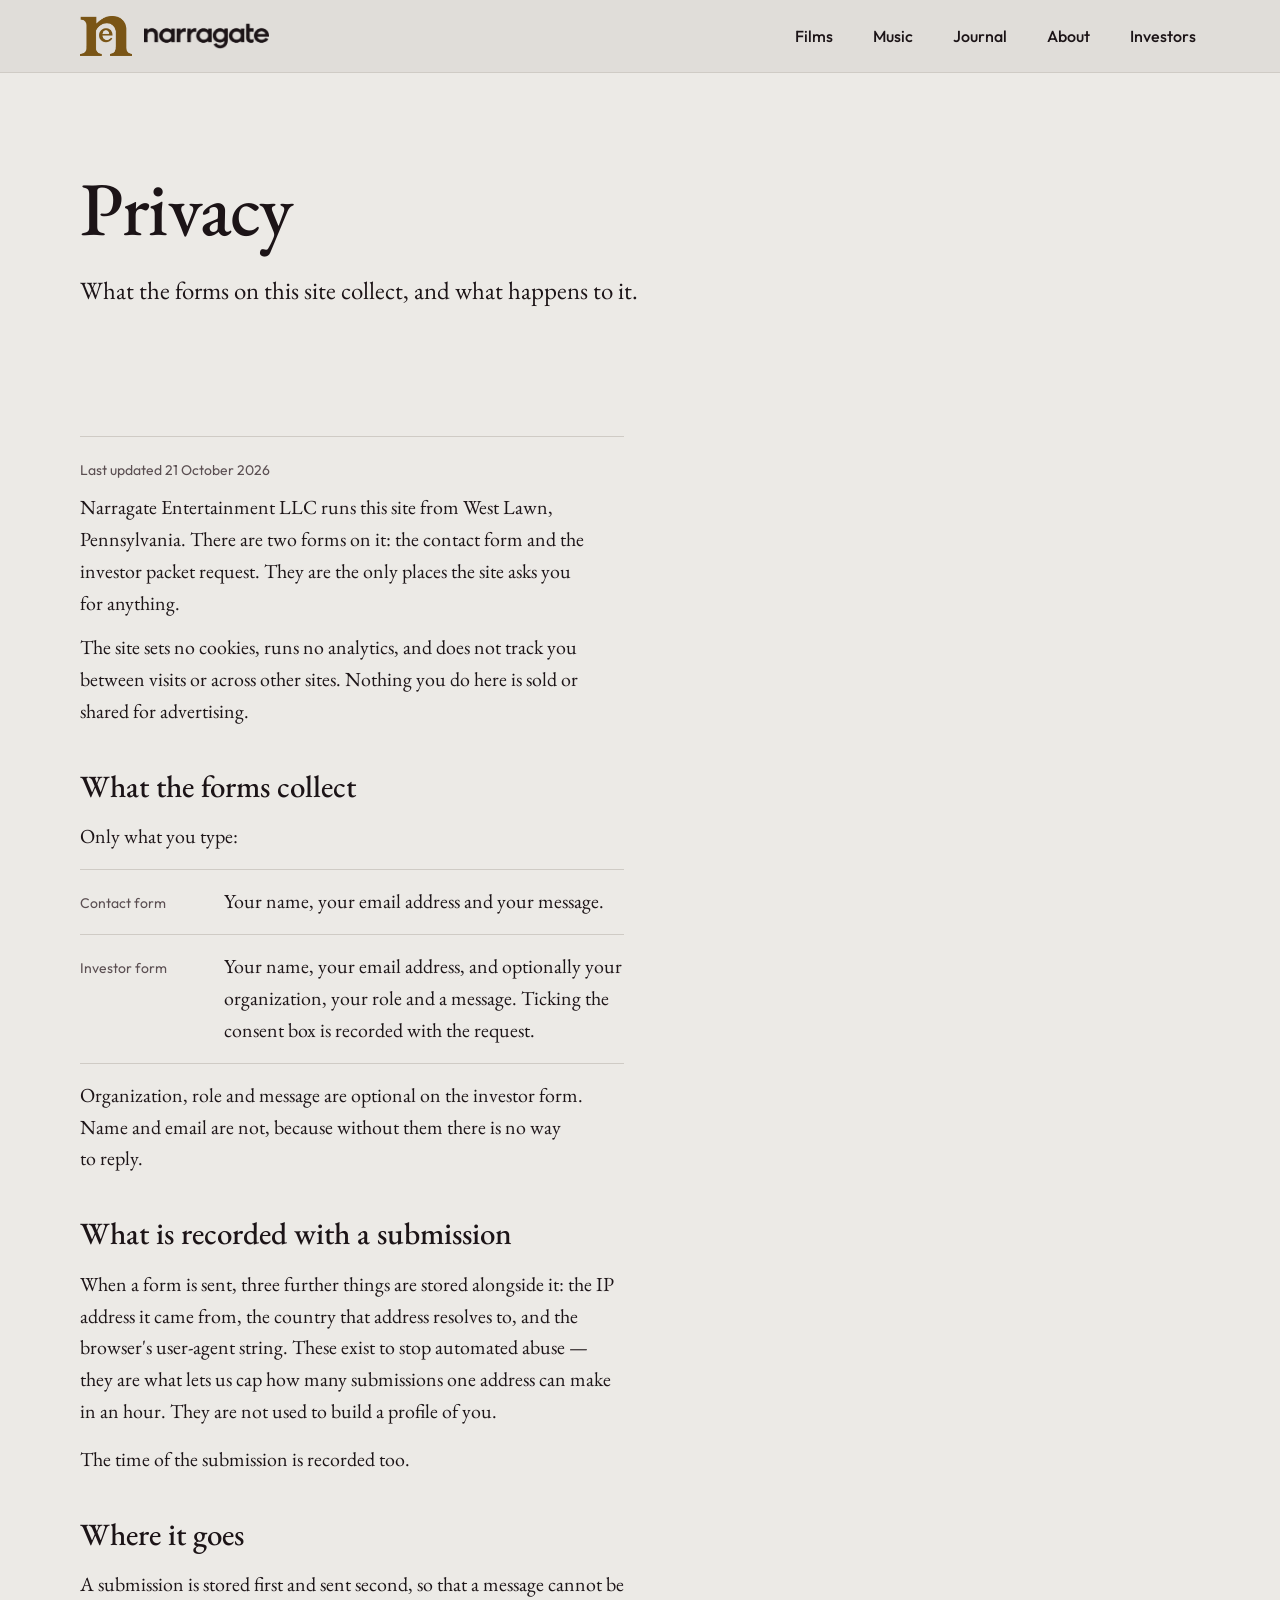
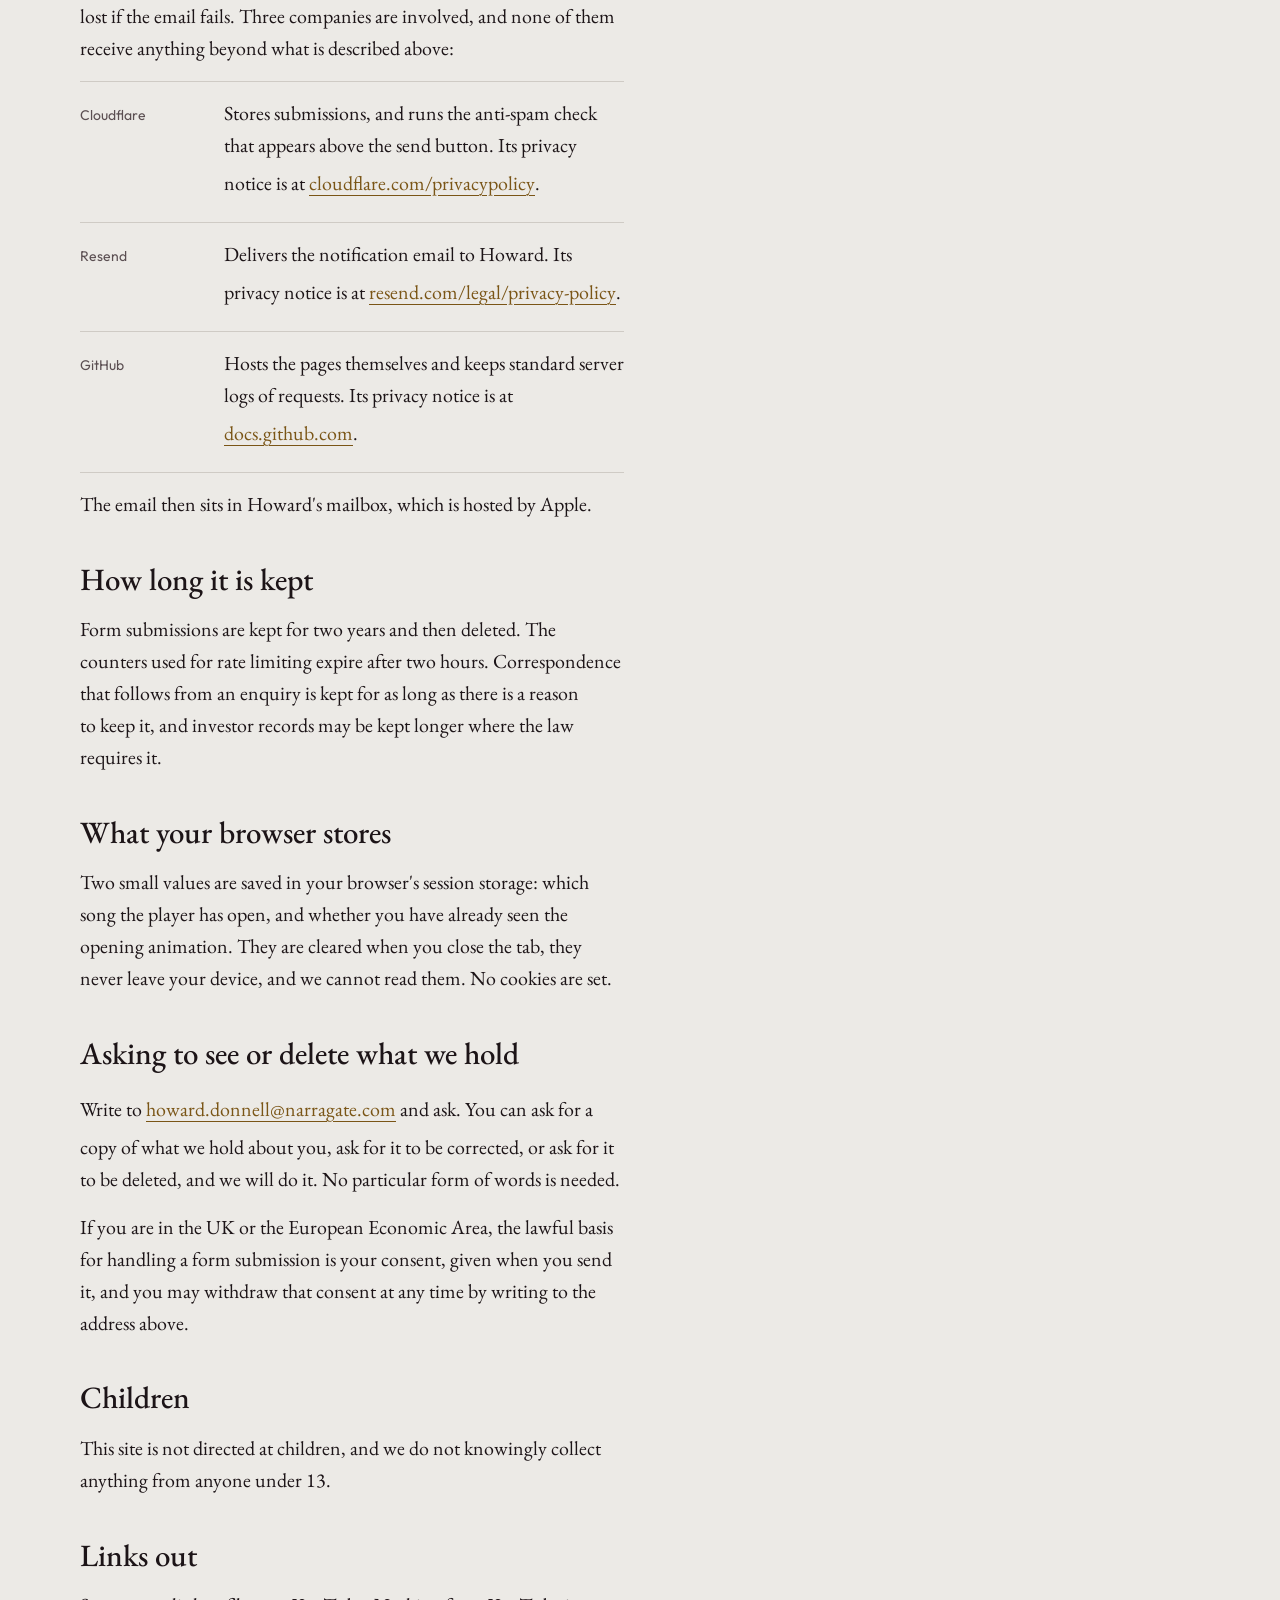
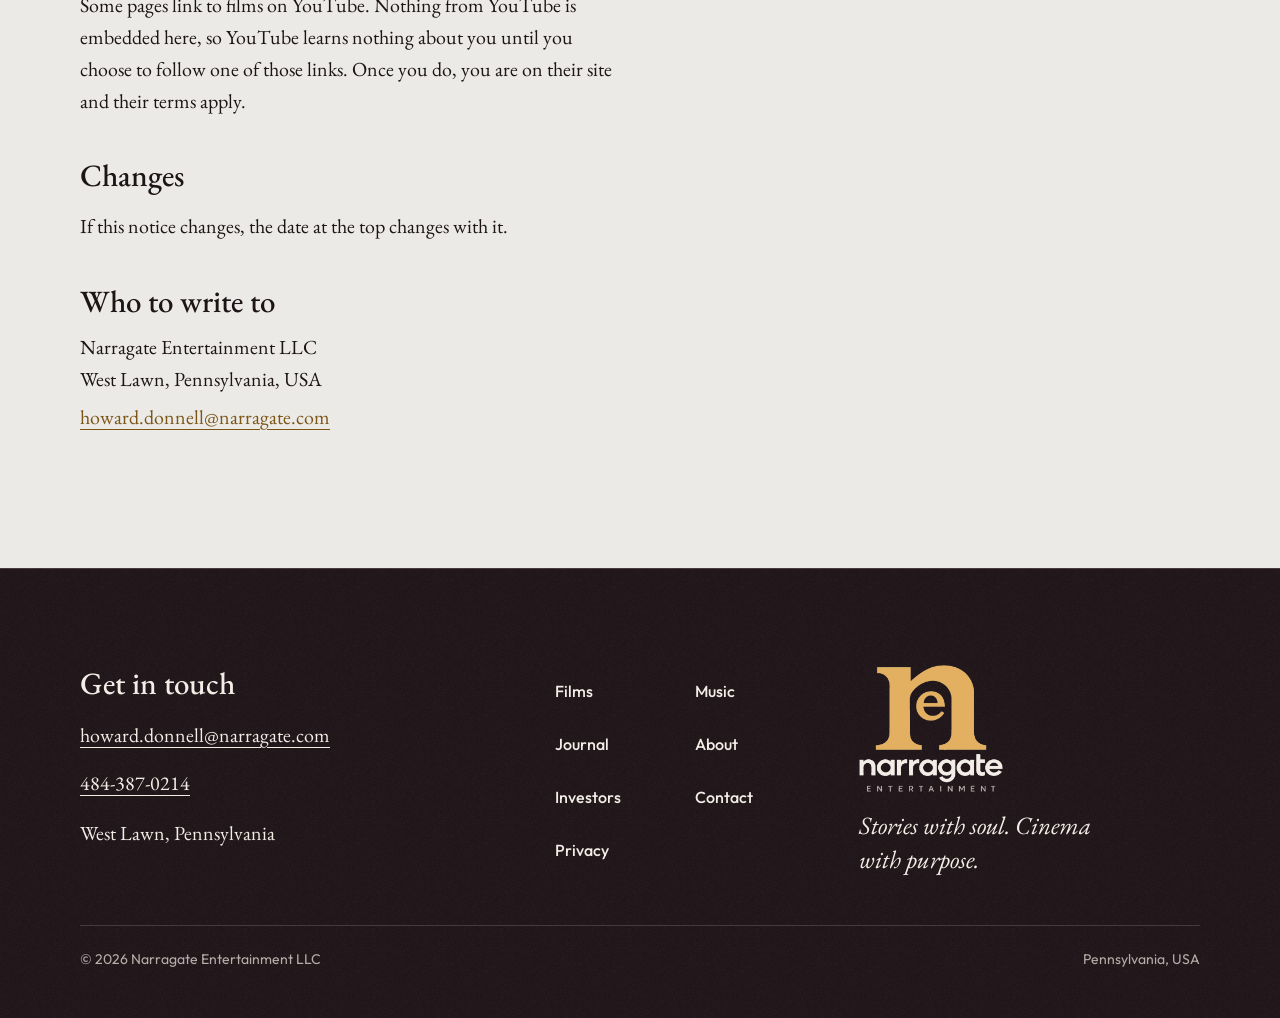
<file: privacy.html>
<!doctype html>
<html lang="en">
<head>
<meta charset="utf-8">
<meta name="viewport" content="width=device-width, initial-scale=1">
<title>Privacy | Narragate Entertainment</title>
<meta name="description" content="What the forms on this site collect, and what happens to it.">
<link rel="canonical" href="https://narragate.com/privacy.html">
<meta property="og:type" content="website">
<meta property="og:site_name" content="Narragate Entertainment">
<meta property="og:locale" content="en_US">
<meta property="og:title" content="Privacy | Narragate Entertainment">
<meta property="og:description" content="What the forms on this site collect, and what happens to it.">
<meta property="og:url" content="https://narragate.com/privacy.html">
<meta property="og:image" content="https://narragate.com/assets/img/social-narragate.jpg">
<meta property="og:image:width" content="1200">
<meta property="og:image:height" content="630">
<meta property="og:image:alt" content="Narragate Entertainment: stories with soul, cinema with purpose">
<meta name="twitter:card" content="summary_large_image">
<meta name="twitter:title" content="Privacy | Narragate Entertainment">
<meta name="twitter:description" content="What the forms on this site collect, and what happens to it.">
<meta name="twitter:image" content="https://narragate.com/assets/img/social-narragate.jpg">
<meta name="theme-color" content="#21171B">
<link rel="icon" href="assets/favicon/favicon.ico" sizes="any">
<link rel="icon" type="image/png" sizes="32x32" href="assets/favicon/favicon-32x32.png">
<link rel="icon" type="image/png" sizes="16x16" href="assets/favicon/favicon-16x16.png">
<link rel="apple-touch-icon" href="assets/favicon/apple-touch-icon.png">
<link rel="stylesheet" href="assets/css/fonts.css">
<link rel="stylesheet" href="assets/css/narragate.css">
<script>(function(){var d=document.documentElement;try{if(sessionStorage.getItem('ng-lights')!=='1'){d.classList.add('first');sessionStorage.setItem('ng-lights','1');}}catch(e){d.classList.add('first');}})();</script>
<script src="assets/js/site.js" defer></script>
</head>
<body>
<div class="ng">
<a class="skip ui" href="#main">Skip to content</a>
<header class="hdr lighth">
<div class="wrap hdr-in">
<a class="logo" href="index.html" aria-label="Narragate Entertainment, home"><img class="mk" src="assets/img/logo-mark-light.png" alt=""><img class="wd" src="assets/img/logo-word-light.png" alt=""></a>
<nav class="nav-l" aria-label="Primary">
<a class="nav-a" href="films.html">Films</a>
<a class="nav-a" href="music.html">Music</a>
<a class="nav-a" href="journal.html">Journal</a>
<a class="nav-a" href="about.html">About</a>
<a class="nav-a" href="investors.html">Investors</a>
</nav>
<button class="menu-b" id="menu-open" type="button" aria-label="Open menu" aria-controls="menu" aria-expanded="false" data-act="openMenu"><svg viewBox="0 0 24 24" width="24" height="24" aria-hidden="true" fill="none" stroke="currentColor" stroke-width="1.75" stroke-linecap="round" stroke-linejoin="round"><path d="M4 7h16M4 12h16M4 17h16"></path></svg></button>
</div>
</header>
<div data-if="menuOpen" hidden>
<div class="sheet" id="menu" role="dialog" aria-modal="true" aria-label="Menu">
<div class="logo" style="justify-content: space-between">
<img class="mk" src="assets/img/logo-mark-dark.png" alt="">
<button class="x-b" id="menu-close" type="button" aria-label="Close menu" data-act="closeMenu"><svg viewBox="0 0 24 24" width="22" height="22" aria-hidden="true" fill="none" stroke="currentColor" stroke-width="1.75" stroke-linecap="round" stroke-linejoin="round"><path d="M6 6l12 12M18 6L6 18"></path></svg></button>
</div>
<nav class="stk" aria-label="Menu">
<a class="h3" href="index.html">Home</a>
<a class="h3" href="films.html">Films</a>
<a class="h3" href="music.html">Music</a>
<a class="h3" href="journal.html">Journal</a>
<a class="h3" href="about.html">About</a>
<a class="h3" href="investors.html">Investors</a>
<a class="h3" href="contact.html">Contact</a>
</nav>
</div>
</div>
<main id="main">
<section class="screen">
<div class="wrap toppad stk" style="gap: 24px">
<h1 class="h1">Privacy</h1>
<p class="lead measure">What the forms on this site collect, and what happens to it.</p>
</div>
<div class="wrap sec pt0">
<div class="rule measure stk" style="padding-top: 24px; gap: 40px">

<div class="stk" style="gap: 12px">
<p class="meta mut">Last updated 21 October 2026</p>
<p class="body">Narragate Entertainment LLC runs this site from West Lawn, Pennsylvania. There are two forms on it: the contact form and the investor packet request. They are the only places the site asks you for anything.</p>
<p class="body">The site sets no cookies, runs no analytics, and does not track you between visits or across other sites. Nothing you do here is sold or shared for advertising.</p>
</div>

<div class="stk" style="gap: 16px">
<h2 class="h3">What the forms collect</h2>
<p class="body">Only what you type:</p>
<dl class="ledger">
<div><dt>Contact form</dt><dd class="body">Your name, your email address and your message.</dd></div>
<div><dt>Investor form</dt><dd class="body">Your name, your email address, and optionally your organization, your role and a message. Ticking the consent box is recorded with the request.</dd></div>
</dl>
<p class="body">Organization, role and message are optional on the investor form. Name and email are not, because without them there is no way to reply.</p>
</div>

<div class="stk" style="gap: 16px">
<h2 class="h3">What is recorded with a submission</h2>
<p class="body">When a form is sent, three further things are stored alongside it: the IP address it came from, the country that address resolves to, and the browser's user-agent string. These exist to stop automated abuse — they are what lets us cap how many submissions one address can make in an hour. They are not used to build a profile of you.</p>
<p class="body">The time of the submission is recorded too.</p>
</div>

<div class="stk" style="gap: 16px">
<h2 class="h3">Where it goes</h2>
<p class="body">A submission is stored first and sent second, so that a message cannot be lost if the email fails. Three companies are involved, and none of them receive anything beyond what is described above:</p>
<dl class="ledger">
<div><dt>Cloudflare</dt><dd class="body">Stores submissions, and runs the anti-spam check that appears above the send button. Its privacy notice is at <a class="lk lk-b" href="https://www.cloudflare.com/privacypolicy/" target="_blank" rel="noopener">cloudflare.com/privacypolicy</a>.</dd></div>
<div><dt>Resend</dt><dd class="body">Delivers the notification email to Howard. Its privacy notice is at <a class="lk lk-b" href="https://resend.com/legal/privacy-policy" target="_blank" rel="noopener">resend.com/legal/privacy-policy</a>.</dd></div>
<div><dt>GitHub</dt><dd class="body">Hosts the pages themselves and keeps standard server logs of requests. Its privacy notice is at <a class="lk lk-b" href="https://docs.github.com/en/site-policy/privacy-policies/github-general-privacy-statement" target="_blank" rel="noopener">docs.github.com</a>.</dd></div>
</dl>
<p class="body">The email then sits in Howard's mailbox, which is hosted by Apple.</p>
</div>

<div class="stk" style="gap: 16px">
<h2 class="h3">How long it is kept</h2>
<p class="body">Form submissions are kept for two years and then deleted. The counters used for rate limiting expire after two hours. Correspondence that follows from an enquiry is kept for as long as there is a reason to keep it, and investor records may be kept longer where the law requires it.</p>
</div>

<div class="stk" style="gap: 16px">
<h2 class="h3">What your browser stores</h2>
<p class="body">Two small values are saved in your browser's session storage: which song the player has open, and whether you have already seen the opening animation. They are cleared when you close the tab, they never leave your device, and we cannot read them. No cookies are set.</p>
</div>

<div class="stk" style="gap: 16px">
<h2 class="h3">Asking to see or delete what we hold</h2>
<p class="body">Write to <a class="lk lk-b" href="mailto:howard.donnell@narragate.com">howard.donnell@narragate.com</a> and ask. You can ask for a copy of what we hold about you, ask for it to be corrected, or ask for it to be deleted, and we will do it. No particular form of words is needed.</p>
<p class="body">If you are in the UK or the European Economic Area, the lawful basis for handling a form submission is your consent, given when you send it, and you may withdraw that consent at any time by writing to the address above.</p>
</div>

<div class="stk" style="gap: 16px">
<h2 class="h3">Children</h2>
<p class="body">This site is not directed at children, and we do not knowingly collect anything from anyone under 13.</p>
</div>

<div class="stk" style="gap: 16px">
<h2 class="h3">Links out</h2>
<p class="body">Some pages link to films on YouTube. Nothing from YouTube is embedded here, so YouTube learns nothing about you until you choose to follow one of those links. Once you do, you are on their site and their terms apply.</p>
</div>

<div class="stk" style="gap: 16px">
<h2 class="h3">Changes</h2>
<p class="body">If this notice changes, the date at the top changes with it.</p>
</div>

<div class="stk" style="gap: 12px">
<h2 class="h3">Who to write to</h2>
<p class="body">Narragate Entertainment LLC<br>West Lawn, Pennsylvania, USA<br><a class="lk lk-b" href="mailto:howard.donnell@narragate.com">howard.donnell@narragate.com</a></p>
</div>

</div>
</div>
</section>
</main>
<footer class="ftr grain" id="contact">
<div class="wrap ftrpad">
<div class="ftr-g">
<div class="stk" style="gap: 4px; align-items: flex-start">
<h2 class="h3" style="margin-bottom: 8px">Get in touch</h2>
<a class="body lk-q lk-b" href="mailto:howard.donnell@narragate.com" style="overflow-wrap: anywhere">howard.donnell@narragate.com</a>
<a class="body lk-q lk-b" href="tel:+14843870214">484-387-0214</a>
<div class="body" style="margin-top: 8px">West Lawn, Pennsylvania</div>
</div>
<nav class="ftr-l ui" aria-label="Footer">
<a href="films.html">Films</a>
<a href="music.html">Music</a>
<a href="journal.html">Journal</a>
<a href="about.html">About</a>
<a href="investors.html">Investors</a>
<a href="contact.html">Contact</a>
<a href="privacy.html">Privacy</a>
</nav>
<div class="stk" style="gap: 16px; align-items: flex-start">
<img class="brandimg" src="assets/img/logo-lockup-dark.png" alt="Narragate Entertainment" style="width: 144px; height: auto">
<p class="lead it">Stories with soul. Cinema with purpose.</p>
</div>
</div>
<div class="meta mut ftr-legal">
<span>© 2026 Narragate Entertainment LLC</span>
<span>Pennsylvania, USA</span>
</div>
</div>
</footer>
<div data-if="hasNow" hidden>
<div class="mini" role="region" aria-label="Player">
<div class="wrap mini-in">
<button class="pb bare not-s" type="button" aria-label="Previous song" data-act="prev"><svg viewBox="0 0 24 24" width="20" height="20" aria-hidden="true" fill="none" stroke="currentColor" stroke-width="1.75" stroke-linecap="round" stroke-linejoin="round"><path d="M18 6.5l-8 5.5 8 5.5z"></path><path d="M7 6.5v11"></path></svg></button>
<button class="pb on" type="button" aria-label="Pause" data-label="nowLabel" data-act="toggleNow">
<span data-if="nowOn"><svg viewBox="0 0 24 24" width="20" height="20" aria-hidden="true" fill="none" stroke="currentColor" stroke-width="2.25" stroke-linecap="round" stroke-linejoin="round"><path d="M9 6v12M15 6v12"></path></svg></span>
<span data-if="nowOff" hidden><svg viewBox="0 0 24 24" width="20" height="20" aria-hidden="true"><path d="M8 5.5v13l10.5-6.5z" fill="currentColor"></path></svg></span>
</button>
<button class="pb bare not-s" type="button" aria-label="Next song" data-act="next"><svg viewBox="0 0 24 24" width="20" height="20" aria-hidden="true" fill="none" stroke="currentColor" stroke-width="1.75" stroke-linecap="round" stroke-linejoin="round"><path d="M6 6.5l8 5.5-8 5.5z"></path><path d="M17 6.5v11"></path></svg></button>
<div class="stk" style="flex: 1 1 auto; min-width: 0; padding-left: 8px">
<span class="ui ell" data-bind="nowTitle"></span>
<span class="meta mut ell"><em data-bind="nowFilm"></em><span class="not-s" style="padding-left: 12px" data-bind="nowNote"></span></span>
</div>
<span class="meta time" aria-label="Time elapsed" data-bind="nowTime"></span>
<button class="pb bare" type="button" aria-label="Close player" data-act="stop"><svg viewBox="0 0 24 24" width="22" height="22" aria-hidden="true" fill="none" stroke="currentColor" stroke-width="1.75" stroke-linecap="round" stroke-linejoin="round"><path d="M6 6l12 12M18 6L6 18"></path></svg></button>
</div>
</div>
</div>
</div>
</body>
</html>
</file>
<file: assets/css/fonts.css>
/* Narragate fonts: three variable fonts, loaded from assets/fonts.
   EB Garamond (roman and italic, weight 400 to 800) and Outfit (weight 100 to 900). */
@font-face{font-family:'EB Garamond';font-style:normal;font-weight:400 800;font-display:swap;src:url(../fonts/eb-garamond-latin-wght-normal.woff2) format('woff2')}
@font-face{font-family:'EB Garamond';font-style:italic;font-weight:400 800;font-display:swap;src:url(../fonts/eb-garamond-latin-wght-italic.woff2) format('woff2')}
@font-face{font-family:'Outfit';font-style:normal;font-weight:100 900;font-display:swap;src:url(../fonts/outfit-latin-wght-normal.woff2) format('woff2')}
</file>
<file: assets/css/narragate.css>
/* Narragate site stylesheet. Fonts are declared in fonts.css. */
:root,.ng{--house-900:#170F12;--house-800:#21171B;--house-700:#2E2227;--house-600:#4A3A40;--control-dark:#8A777D;--light:#F2EDE6;--muted:#B9ABA9;--tungsten:#E3B062;--tungsten-deep:#C8923E;--screen:#ECEAE6;--screen-raised:#F7F6F3;--ink:#1C1417;--ink-muted:#5B4F52;--brass:#7A5516;--screen-line:#CFCBC5;--control-light:#7F7973;--err-l:#A1281B;--ok-l:#256B3C;--serif:'EB Garamond','Iowan Old Style',Palatino,Georgia,serif;--sans:Outfit,'Helvetica Neue',system-ui,sans-serif}
html{scroll-behavior:smooth}
body{margin:0}
.ng,.ng *{box-sizing:border-box}
.ng{min-height:100vh;display:flex;flex-direction:column;background:var(--house-800);color:var(--light);font-family:var(--serif);-webkit-font-smoothing:antialiased;text-rendering:optimizeLegibility}
.ng ::selection{background:var(--tungsten);color:var(--house-900)}
:where(.ng) :where(h1,h2,h3,p,ol,ul,dl,dt,dd){margin:0;padding:0}
:where(.ng) :where(ol,ul){list-style:none}
:where(.ng) a{color:inherit}
.display{font:italic 500 clamp(3.25rem,2.07rem + 4.83vw,5.9375rem)/1 var(--serif);letter-spacing:-0.01em}
.h1{font:500 clamp(2.625rem,1.69rem + 3.82vw,4.75rem)/1.05 var(--serif);letter-spacing:-0.01em;text-wrap:balance}
.h2{font:500 clamp(2.0625rem,1.62rem + 1.8vw,3.0625rem)/1.1 var(--serif);text-wrap:balance}
.h3{font:500 clamp(1.6875rem,1.58rem + 0.45vw,1.9375rem)/1.2 var(--serif)}
.lead{font:400 clamp(1.4375rem,1.38rem + 0.22vw,1.5625rem)/1.4 var(--serif);text-wrap:pretty;font-variant-numeric:oldstyle-nums}
.t-item{font:500 clamp(1.4375rem,1.38rem + 0.22vw,1.5625rem)/1.3 var(--serif)}
.body{font:400 clamp(1.1875rem,1.16rem + 0.11vw,1.25rem)/1.6 var(--serif);text-wrap:pretty;font-variant-numeric:oldstyle-nums}
.ui{font:500 1rem/1.3 var(--sans)}
.meta{font:400 0.875rem/1.4 var(--sans)}
.billing{font:400 clamp(0.8125rem,0.785rem + 0.11vw,0.875rem)/1.6 var(--sans);letter-spacing:clamp(0.02em,calc((100cqi - 23.4em) / 38),0.24em);text-transform:uppercase}
.billing span{text-wrap:balance}
.tb>.stk{container-type:inline-size}
.it{font-style:italic}
.measure{max-width:68ch}
.mut{color:var(--muted)}
.screen .mut{color:var(--ink-muted)}
.stk{display:flex;flex-direction:column}
.ell{white-space:nowrap;overflow:hidden;text-overflow:ellipsis}
.house{background-color:var(--house-800);color:var(--light)}
.house7{background-color:var(--house-700);color:var(--light)}
.screen{background-color:var(--screen);color:var(--ink)}
.plight{background-image:radial-gradient(900px 520px at 50% 24%,rgba(255,255,255,0.07),rgba(255,255,255,0) 70%)}
.grain{position:relative;isolation:isolate}
.grain::before{content:"";position:absolute;inset:0;z-index:-1;background-image:url(../img/grain.png);background-size:128px 128px;pointer-events:none}
.wrap{width:100%;max-width:1360px;margin:0 auto;padding-inline:20px}
.sec{padding-block:64px}
.band{padding-block:48px}
.heropad{padding-top:24px;padding-bottom:64px}
.toppad{padding-top:48px;padding-bottom:64px}
.pt0{padding-top:0}
.pb0{padding-bottom:0}
.rule{border-top:1px solid var(--screen-line)}
.house .rule,.house7 .rule{border-top-color:var(--house-600)}
.two,.two-r,.two-eq,.three,.steps,.tb,.frow,.frow2,.slate,.inv{display:grid;gap:32px}
.tb>.poster,.tb>.portrait{width:60%;margin:0 auto}
.frow,.frow2{gap:16px}
.skip{position:absolute;left:-999px;top:8px;z-index:60;background:var(--light);color:var(--house-900);padding:12px 16px}
.skip:focus{left:16px}
.hdr{position:sticky;top:0;z-index:30;background:rgba(33,23,27,0.94);-webkit-backdrop-filter:blur(12px);backdrop-filter:blur(12px);color:var(--light);border-bottom:1px solid var(--house-600)}
.hdr.lighth{background:rgba(236,234,230,0.94);color:var(--ink);border-bottom-color:var(--screen-line)}
.hdr-in{display:flex;align-items:center;justify-content:space-between;height:56px}
.logo{display:inline-flex;align-items:center;gap:12px;min-height:44px;text-decoration:none}
.logo img,.brandimg{display:block;width:auto}
.logo .mk{height:32px}
.logo .wd{height:20px}
.nav-l{display:none}
.nav-a{display:inline-flex;align-items:center;justify-content:center;min-height:44px;min-width:44px;padding-inline:4px;text-decoration:underline;text-decoration-color:transparent;text-decoration-thickness:2px;text-underline-offset:0.5em;font:500 1rem/1.3 var(--sans);transition:text-decoration-color 0.15s ease}
.nav-a:hover{text-decoration-color:currentColor}
.nav-a[aria-current]{text-decoration-color:var(--tungsten)}
.hdr.lighth .nav-a[aria-current]{text-decoration-color:var(--brass)}
.menu-b,.x-b{display:inline-flex;align-items:center;justify-content:center;width:44px;height:44px;margin-right:-8px;padding:0;border:0;background:none;color:inherit;cursor:pointer}
.sheet{position:fixed;inset:0;z-index:50;display:flex;flex-direction:column;padding:8px 20px 32px;overflow:auto;background:var(--house-700);color:var(--light)}
.sheet nav a{display:flex;align-items:center;min-height:64px;border-top:1px solid var(--house-600);text-decoration:none}
.sheet nav a:last-child{border-bottom:1px solid var(--house-600)}
.sheet nav a[aria-current]{color:var(--tungsten);text-decoration:underline;text-decoration-thickness:2px;text-underline-offset:0.3em}
.btn{display:inline-flex;align-items:center;justify-content:center;gap:8px;min-height:48px;padding:0 24px;border:1px solid transparent;border-radius:2px;font:500 1rem/1.3 var(--sans);text-decoration:none;cursor:pointer;transition:filter 0.15s ease,background-color 0.15s ease}
.btn.sm{min-height:44px;padding:0 16px}
.btn.block{display:flex;width:100%}
.ng a.btn-gold,.btn-gold{background:var(--tungsten);color:var(--house-900)}
.btn-gold:hover{filter:brightness(1.06)}
.btn-gold:active{background:var(--tungsten-deep)}
.ng a.btn-ink,.btn-ink{background:var(--ink);color:var(--light)}
.btn-ink:hover{filter:brightness(1.35)}
.btn-ghost{border-color:var(--control-dark)}
.btn-ghost:hover{background:rgba(255,255,255,0.06)}
.ng a.lk,.lk{color:var(--tungsten);text-decoration:underline;text-decoration-thickness:1px;text-underline-offset:0.25em;transition:text-decoration-thickness 0.15s ease}
.screen a.lk,.screen .lk{color:var(--brass)}
.lk:hover,a:hover>.lab .lk{text-decoration-thickness:2px}
.lk-q{text-decoration:underline;text-decoration-thickness:1px;text-underline-offset:0.25em;transition:color 0.15s ease,text-decoration-thickness 0.15s ease}
.lk-q:hover{color:var(--tungsten);text-decoration-thickness:2px}
.lk-b{display:inline-flex;align-items:center;min-height:44px}
.ng a:focus-visible,.ng button:focus-visible,.ng input:focus-visible,.ng select:focus-visible,.ng textarea:focus-visible,.ng [tabindex]:focus-visible{outline:2px solid var(--tungsten);outline-offset:3px}
.screen a:focus-visible,.screen button:focus-visible,.screen input:focus-visible,.screen select:focus-visible,.screen textarea:focus-visible,.screen [tabindex]:focus-visible,.ng .lighth a:focus-visible,.ng .lighth button:focus-visible{outline-color:var(--ink)}
.chip{display:inline-flex;align-items:center;height:24px;padding:0 8px;border:1px solid var(--light);border-radius:2px;font:400 0.875rem/1 var(--sans);color:var(--light);white-space:nowrap}
.ph-label{font:400 0.875rem/1.4 var(--sans);color:var(--muted)}
.frame{position:relative;aspect-ratio:16/9;display:flex;align-items:center;justify-content:center;background:var(--house-700);box-shadow:inset 0 0 0 1px rgba(255,255,255,0.08)}
.frame>.ph-label{position:absolute;left:16px;top:12px;z-index:2;pointer-events:none}
.still{position:absolute;inset:0;z-index:1;display:flex;align-items:center;justify-content:center;text-decoration:none;cursor:pointer;transition:background-color 0.15s ease}
.still:hover{background-color:rgba(255,255,255,0.03)}
.playbtn{display:inline-flex;align-items:center;gap:12px;white-space:nowrap}
.playc{display:inline-flex;flex:0 0 auto;align-items:center;justify-content:center;width:72px;height:72px;border-radius:999px;background:var(--light);color:var(--house-900);transition:transform 0.15s ease}
.playc.sm{width:48px;height:48px}
.still:hover .playc{transform:scale(1.06)}
.endcard{position:absolute;inset:0;z-index:1;display:flex;flex-direction:column;align-items:center;justify-content:center;gap:12px;padding:16px;background:rgba(23,15,18,0.55)}
.hero{position:relative}
.hero-copy{display:flex;flex-direction:column;gap:32px;margin-top:24px}
.doors{display:flex;flex-wrap:wrap;gap:12px}
.hero-lead{margin-top:32px}
.slate{gap:64px}
.lobby{display:flex;flex-direction:column;gap:24px;text-decoration:none}
.lobby .poster{width:min(300px,60%)}
.lab{display:flex;flex-direction:column;gap:8px;align-items:flex-start}
.lab-top{display:flex;flex-wrap:wrap;align-items:center;gap:12px;min-height:24px}
.poster{position:relative;aspect-ratio:2/3;display:flex;flex-direction:column;align-items:center;justify-content:center;gap:8px;padding:12px;text-align:center;background:var(--house-700);color:var(--light);box-shadow:0 24px 48px -16px rgba(0,0,0,0.6),inset 0 0 0 1px rgba(255,255,255,0.08);transition:transform 0.15s ease,box-shadow 0.15s ease}
a.lobby:hover .poster,a.lobby:focus-visible .poster{transform:translateY(-4px);box-shadow:0 32px 56px -16px rgba(0,0,0,0.7),inset 0 0 0 1px rgba(255,255,255,0.16)}
.ng .poster .mut{color:var(--muted)}
.story-poster{float:right;width:40%;margin:0 0 8px 16px;box-shadow:0 16px 32px -16px rgba(28,20,23,0.5)}
.poster>img,.frame>img,.portrait>img{position:absolute;inset:0;width:100%;height:100%;object-fit:cover}
.portrait{position:relative;aspect-ratio:4/5;display:flex;align-items:center;justify-content:center;padding:16px;text-align:center}
.hp{position:absolute;left:-9999px;width:1px;height:1px;overflow:hidden}
.cf-turnstile{min-height:65px}
[data-form] button[type="submit"][disabled]{opacity:0.6;cursor:progress}
.ph-l{border:1px dashed var(--control-light);font:400 0.875rem/1.4 var(--sans);color:var(--ink-muted)}
.ledger>div{display:grid;gap:4px;padding:16px 0;border-top:1px solid var(--screen-line)}
.ledger>div:last-child{border-bottom:1px solid var(--screen-line)}
.ledger dt{font:400 0.875rem/1.4 var(--sans);color:var(--ink-muted)}
.ledger dd{font-variant-numeric:lining-nums tabular-nums}
.trks>li:last-child .trk{border-bottom:1px solid var(--house-600)}
.trk{display:grid;grid-template-columns:28px minmax(0,1fr) 44px;align-items:center;column-gap:12px;width:100%;min-height:64px;padding:8px 0;border:0;border-top:1px solid var(--house-600);background:none;color:inherit;text-align:left;cursor:pointer;transition:background-color 0.12s ease}
.trk:hover{background-color:rgba(255,255,255,0.03)}
.trk-n{display:flex;justify-content:flex-end;font:400 0.875rem/1 var(--sans);font-variant-numeric:lining-nums tabular-nums;color:var(--muted)}
.trk-t{display:flex;flex-direction:column;gap:4px;min-width:0}
.ring{display:inline-flex;align-items:center;justify-content:center;width:44px;height:44px;border:1px solid transparent;border-radius:999px;color:var(--muted);transition:border-color 0.12s ease,color 0.12s ease}
.trk:hover .ring,.trk:focus-visible .ring{border-color:var(--control-dark);color:var(--light)}
.trk.on .ring{border-color:var(--tungsten);color:var(--tungsten)}
.trk.on .trk-name,.feat.on .trk-name{color:var(--tungsten)}
.meter{display:inline-flex;align-items:flex-end;gap:2px;height:14px}
.meter i{display:block;width:3px;height:100%;background:var(--tungsten);transform-origin:bottom;transform:scaleY(0.5)}
.meter i:nth-child(2){transform:scaleY(1)}
.meter i:nth-child(3){transform:scaleY(0.7)}
.feat{display:flex;align-items:center;gap:16px;width:100%;padding:16px 0;border:0;border-top:1px solid var(--house-600);border-bottom:1px solid var(--house-600);background:none;color:inherit;text-align:left;cursor:pointer}
.solid{display:inline-flex;flex:0 0 auto;align-items:center;justify-content:center;width:64px;height:64px;border-radius:999px;background:var(--light);color:var(--house-900);transition:transform 0.15s ease,background-color 0.15s ease}
.feat:hover .solid{transform:scale(1.06)}
.feat.on .solid{background:var(--tungsten)}
.pb{display:inline-flex;flex:0 0 auto;align-items:center;justify-content:center;width:44px;height:44px;padding:0;border:1px solid var(--control-dark);border-radius:999px;background:none;color:var(--light);cursor:pointer;transition:background-color 0.12s ease}
.pb.bare{border-color:transparent}
.pb:hover{background:rgba(255,255,255,0.06)}
.pb.on{border-color:var(--tungsten);color:var(--tungsten)}
.mini{position:sticky;bottom:0;z-index:25;background:var(--house-700);color:var(--light);border-top:1px solid var(--house-600)}
.mini-in{display:flex;align-items:center;gap:8px;min-height:64px}
.time{font-variant-numeric:lining-nums tabular-nums;color:var(--muted);padding-inline:8px}
.subnav{position:sticky;top:0;z-index:28;background:rgba(33,23,27,0.94);-webkit-backdrop-filter:blur(12px);backdrop-filter:blur(12px);color:var(--light);border-top:1px solid var(--house-600);border-bottom:1px solid var(--house-600)}
.subnav-in{display:flex;align-items:center;gap:32px;height:64px}
.subnav-l{display:flex;align-items:center;gap:24px;margin-left:auto}
.ctabar{position:sticky;bottom:0;z-index:24;background:rgba(33,23,27,0.96);border-top:1px solid var(--house-600)}
.has-mini .ctabar{bottom:64px}
.panel{padding:24px;background:var(--screen-raised);box-shadow:inset 0 0 0 1px var(--screen-line);scroll-margin-top:96px;scroll-margin-bottom:24px}
.inp,.chk input{scroll-margin-top:128px;scroll-margin-bottom:24px}
.fld{display:flex;flex-direction:column;gap:8px}
.inp{width:100%;min-height:48px;padding:8px 16px;border:1px solid var(--control-light);border-radius:2px;background:#FFFFFF;color:var(--ink);font:400 clamp(1.1875rem,1.16rem + 0.11vw,1.25rem)/1.4 var(--serif)}
textarea.inp{min-height:96px;padding-block:12px;resize:vertical}
.inp[aria-invalid="true"]{border-color:var(--err-l);box-shadow:inset 0 0 0 1px var(--err-l)}
.sel{position:relative}
.sel select{-webkit-appearance:none;appearance:none;padding-right:48px}
.sel svg{position:absolute;right:16px;top:50%;transform:translateY(-50%);pointer-events:none;color:var(--ink-muted)}
.err{display:flex;align-items:flex-start;gap:8px;color:var(--err-l);font:400 0.875rem/1.4 var(--sans)}
.ok{display:flex;align-items:center;gap:8px;color:var(--ok-l)}
.chk{display:flex;align-items:flex-start;gap:12px;min-height:44px;cursor:pointer}
.chk input{-webkit-appearance:none;appearance:none;display:inline-grid;place-content:center;flex:0 0 auto;width:24px;height:24px;margin:4px 0 0;border:1px solid var(--control-light);border-radius:2px;background:#FFFFFF;cursor:pointer}
.chk input::before{content:"";width:12px;height:6px;border-left:2px solid var(--light);border-bottom:2px solid var(--light);transform:translateY(-1px) rotate(-45deg);opacity:0}
.chk input:checked{background:var(--ink);border-color:var(--ink)}
.chk input:checked::before{opacity:1}
.step-h{display:flex;flex-wrap:wrap;align-items:baseline;gap:4px 12px}
.num{font:500 clamp(1.4375rem,1.38rem + 0.22vw,1.5625rem)/1.3 var(--serif);font-variant-numeric:lining-nums tabular-nums;color:var(--ink-muted)}
.tag{display:inline-flex;align-items:center;gap:4px;font:500 0.875rem/1.4 var(--sans);color:var(--ink-muted)}
.tag.ok{color:var(--ok-l)}
.ftr{flex-grow:1;display:flex;flex-direction:column;justify-content:center;background-color:var(--house-800);color:var(--light);border-top:1px solid var(--house-600)}
.ftrpad{padding-top:64px;padding-bottom:32px}
.ftr-g{display:grid;gap:48px}
.ftr-l{display:grid;grid-template-columns:repeat(2,minmax(0,1fr));column-gap:24px}
.ftr-l a{display:inline-flex;align-items:center;min-height:44px;text-decoration:none}
.ftr-l a:hover{text-decoration:underline;text-underline-offset:0.3em}
.ftr-legal{display:flex;flex-wrap:wrap;justify-content:space-between;gap:8px 32px;margin-top:48px;padding-top:24px;border-top:1px solid var(--house-600)}
.closing{border-top:1px solid var(--house-600)}
@media(max-width:599px){.not-s{display:none !important}}
@media(min-width:600px){
.only-s{display:none !important}
.wrap{padding-inline:32px}
.tb{grid-template-columns:minmax(0,1fr) minmax(0,2fr);gap:24px 32px;align-items:center}
.tb>.poster,.tb>.portrait{width:100%}
.lobby.row{display:grid;grid-template-columns:minmax(0,2fr) minmax(0,3fr);gap:32px;align-items:center}
.lobby.row .poster{width:100%}
.ledger>div{grid-template-columns:128px minmax(0,1fr);gap:16px;align-items:baseline}
.steps{grid-template-columns:repeat(2,minmax(0,1fr))}
.two-eq{grid-template-columns:repeat(2,minmax(0,1fr));gap:32px 48px}
.frow,.frow2{grid-template-columns:minmax(0,1fr) minmax(0,1fr)}
}
@media(max-width:899px){.not-m{display:none !important}}
@media(min-width:900px){
.only-m{display:none !important}
.wrap{padding-inline:48px}
.sec{padding-block:96px}
.band{padding-block:64px}
.heropad{padding-top:32px;padding-bottom:96px}
.toppad{padding-top:64px;padding-bottom:96px}
.pt0{padding-top:0}
.pb0{padding-bottom:0}
.hdr-in{height:72px}
.logo .mk{height:40px}
.logo .wd{height:26px}
.hdr.film{position:static}
.nav-l{display:flex;align-items:center;gap:32px}
.menu-b{display:none}
.two{grid-template-columns:minmax(0,7fr) minmax(0,5fr);gap:48px;align-items:start}
.two-r{grid-template-columns:minmax(0,5fr) minmax(0,7fr);gap:48px;align-items:start}
.three{grid-template-columns:repeat(3,minmax(0,1fr));gap:48px}
.slate{grid-template-columns:repeat(2,minmax(0,1fr));gap:48px}
.tb{grid-template-columns:minmax(0,320px) minmax(0,1fr);gap:64px}
.lobby.row{grid-template-columns:minmax(0,320px) minmax(0,1fr);gap:64px}
.inv{grid-template-columns:minmax(0,7fr) minmax(0,5fr);gap:64px 48px;align-items:start}
.inv-form{grid-column:2;grid-row:1 / span 2}
.inv .frow{grid-template-columns:minmax(0,1fr)}
.inv .panel{min-height:560px}
.panel{padding:32px}
.stick{position:sticky;top:96px;align-self:start}
.hero-frame{aspect-ratio:21/9}
.hero-frame::after{content:"";position:absolute;inset:0;background:linear-gradient(to top,rgba(23,15,18,0.72),rgba(23,15,18,0) 70%);pointer-events:none}
.hero .still{align-items:flex-start;justify-content:flex-end;padding:32px}
.hero-copy{position:absolute;left:48px;right:48px;bottom:48px;z-index:2;margin:0;pointer-events:none}
.hero-copy .btn{pointer-events:auto}
.hero-copy .h1{max-width:920px}
.hero-lead{padding-left:48px}
.ftrpad{padding-top:96px;padding-bottom:48px}
.ftr-g{grid-template-columns:minmax(0,5fr) minmax(0,3fr) minmax(0,4fr);gap:48px}
}
@media(min-width:900px) and (min-height:800px){.inv-form{position:sticky;top:96px}}
@media(min-width:900px) and (max-width:1023px){.hero .still{padding:24px}.hero .playbtn .stk{display:none}.hero .playc{width:64px;height:64px}}
@media(min-width:1200px){
.hero .still{align-items:center;padding:0 96px 0 0}
.hero .playbtn{flex-direction:column;gap:16px;text-align:center}
.hero .playc{width:88px;height:88px}
.tb{grid-template-columns:minmax(0,384px) minmax(0,1fr);gap:96px}
}
@media(min-width:1280px){
.wrap{padding-inline:80px}
.sec{padding-block:128px}
.band{padding-block:96px}
.toppad{padding-top:96px;padding-bottom:128px}
.pt0{padding-top:0}
.pb0{padding-bottom:0}
.two,.two-r{gap:48px 96px}
.inv{gap:64px 96px}
.slate{gap:48px 96px}
}
@media(prefers-reduced-motion:no-preference){
html.first .js-lights{animation:ng-lights 0.9s ease-out both}
html.first .js-rise{animation:ng-rise 0.9s ease-out both}
html.first .js-lights .playbtn{animation:ng-arrive 0.5s ease-out 0.9s both}
.sheet{animation:ng-sheet 0.22s ease-out both}
.meter i{animation:ng-meter 0.9s ease-in-out infinite alternate}
.meter i:nth-child(2){animation-delay:-0.3s}
.meter i:nth-child(3){animation-delay:-0.6s}
@keyframes ng-lights{from{background-color:#4A3A40}to{background-color:#21171B}}
@keyframes ng-rise{from{filter:brightness(0.6)}to{filter:brightness(1)}}
@keyframes ng-arrive{from{opacity:0;transform:scale(0.92)}to{opacity:1;transform:none}}
@keyframes ng-sheet{from{transform:translateX(100%)}to{transform:none}}
@keyframes ng-meter{from{transform:scaleY(0.25)}to{transform:scaleY(1)}}
}
@media(prefers-reduced-motion:reduce){html{scroll-behavior:auto}.btn,.playc,.poster,.pb,.solid,.trk,.ring,.lk,.lk-q,.nav-a,.still{transition:none}}
/* static-site additions */
[hidden]{display:none !important}
[data-if],[data-on],[data-off]{display:contents}
html,body{background:#21171B}
</file>
